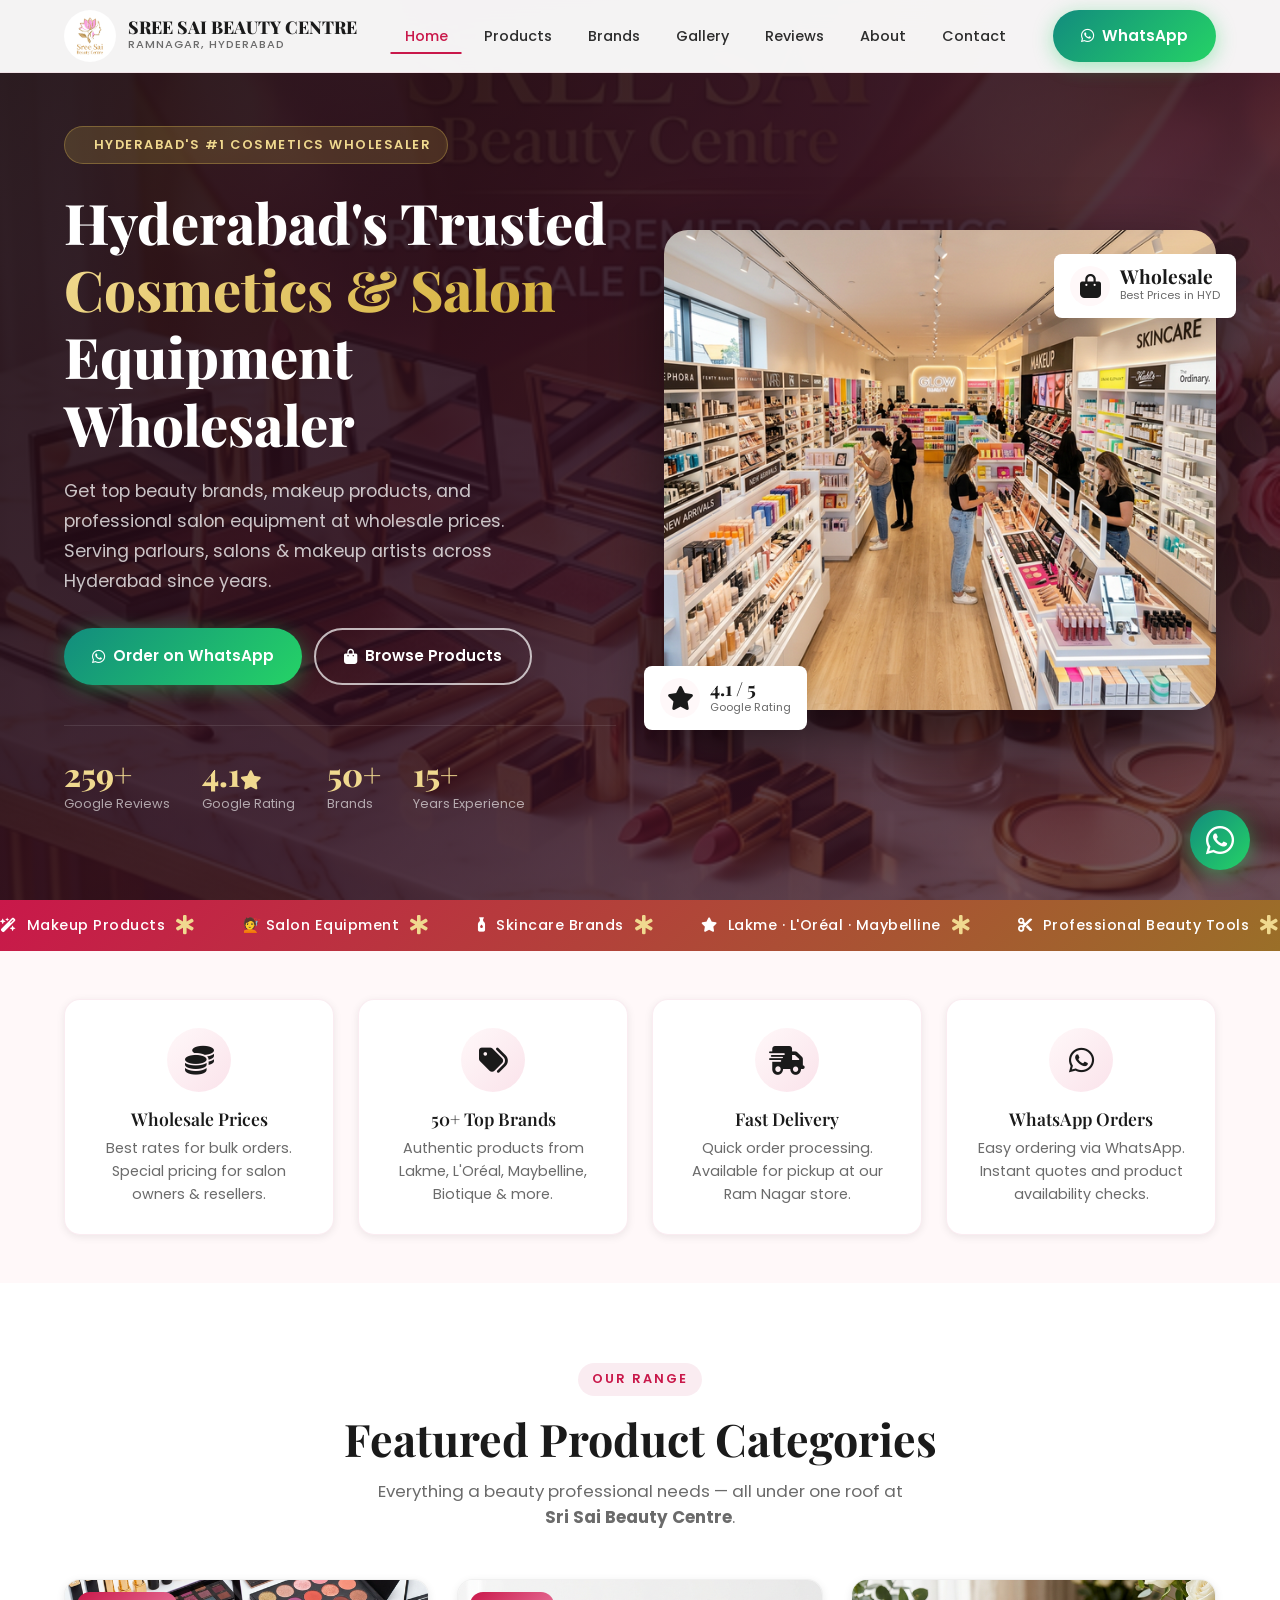
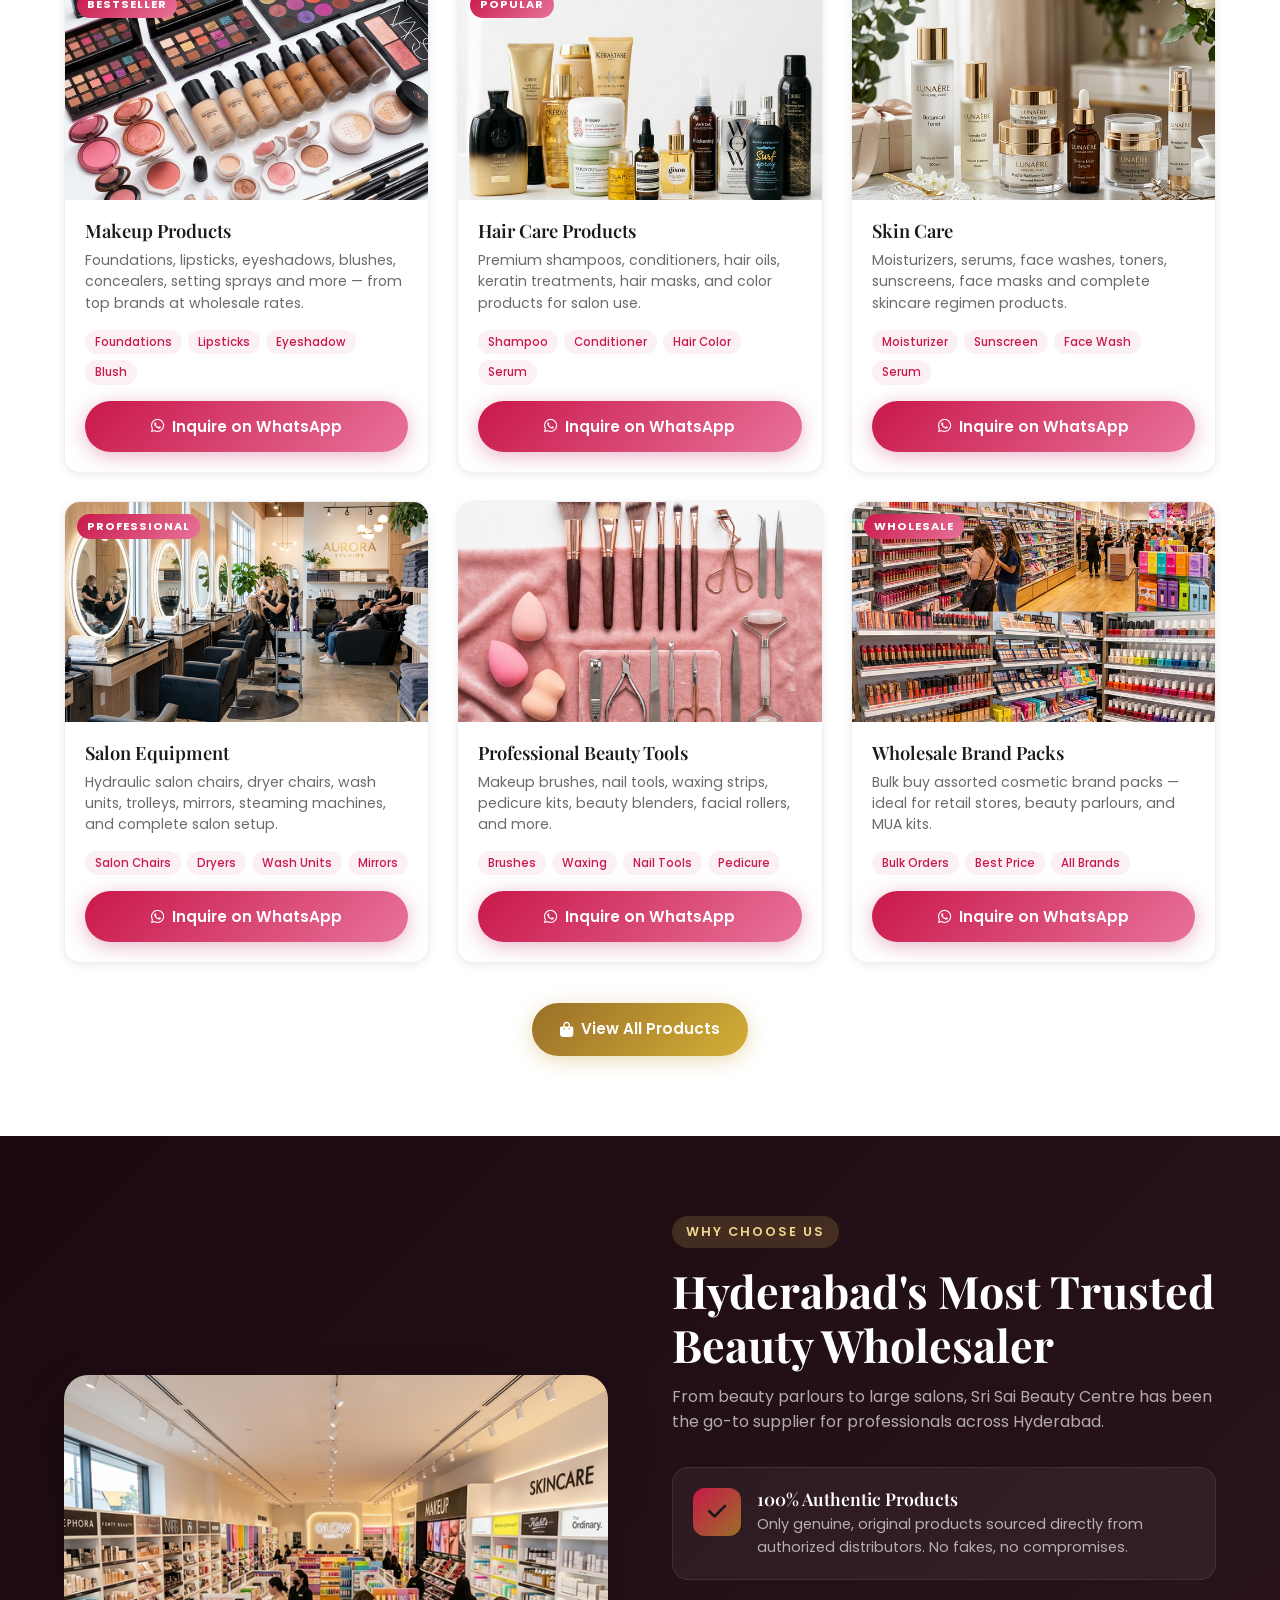
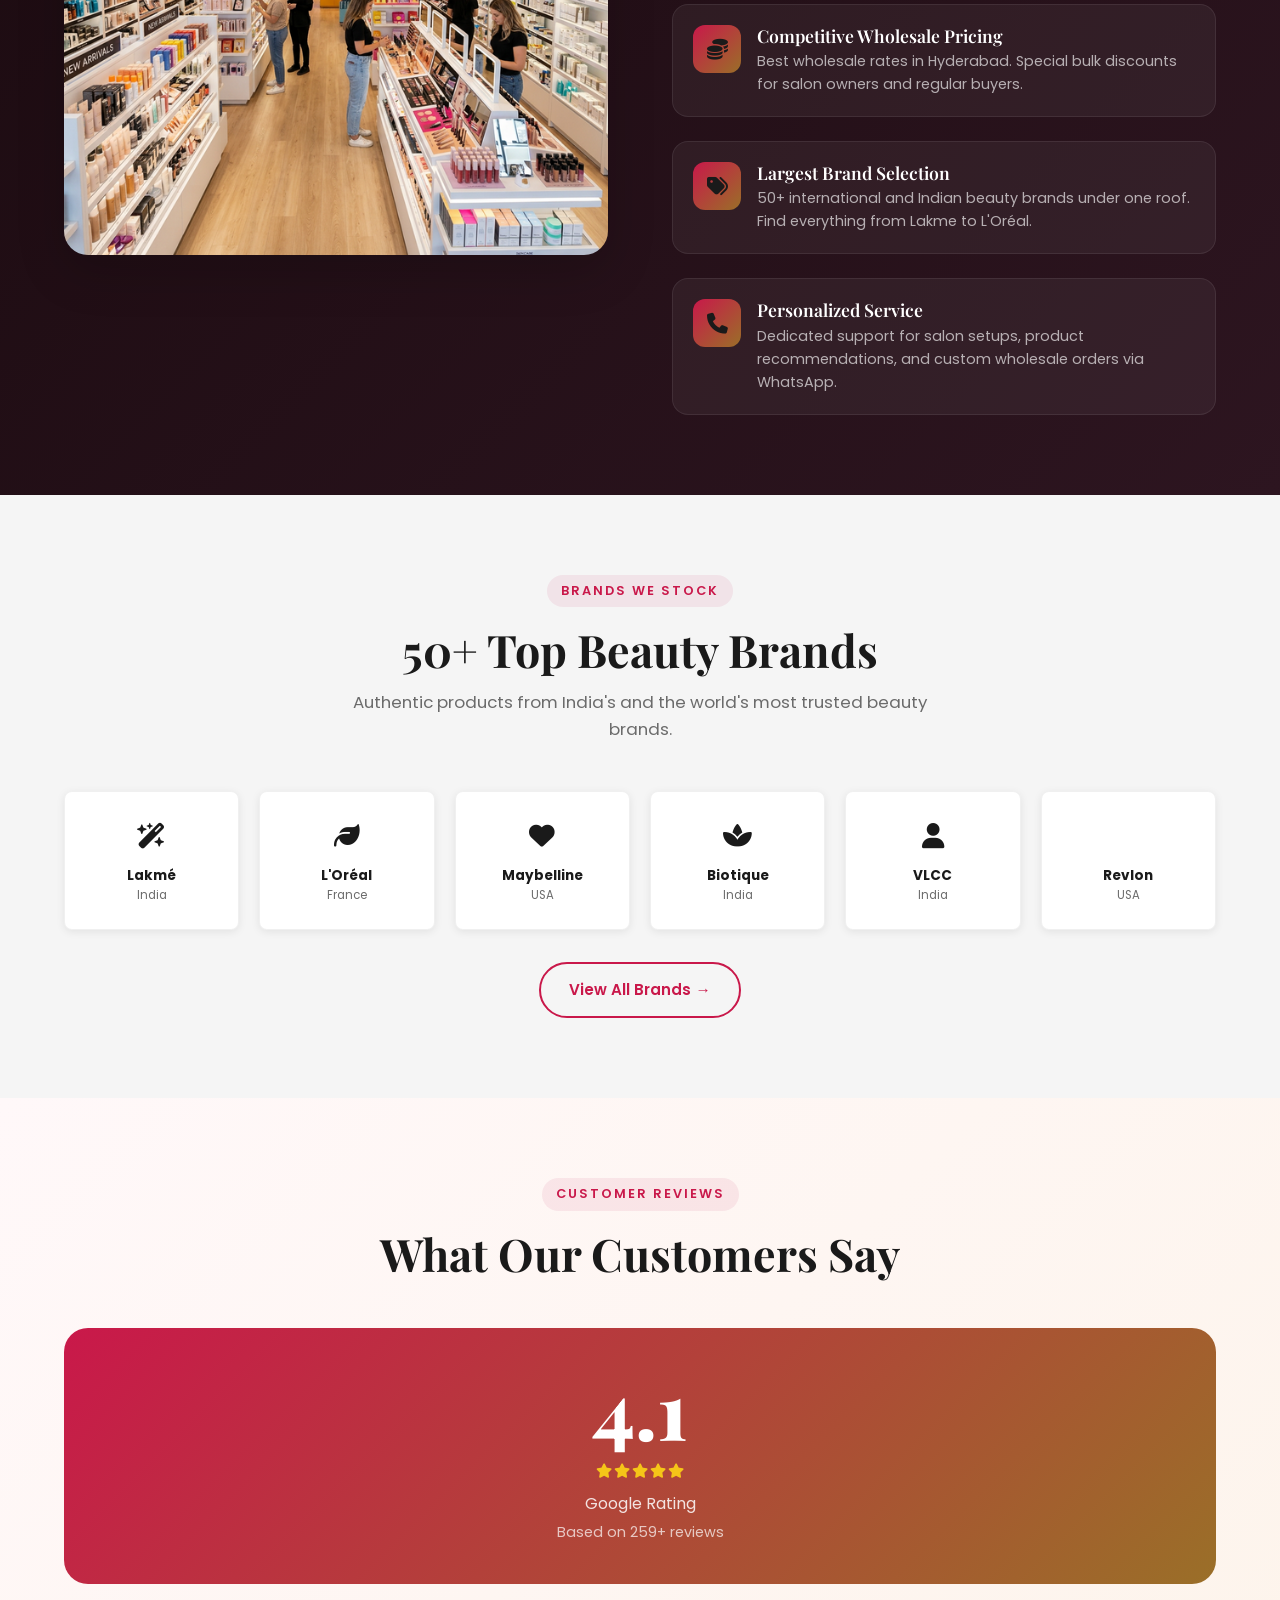
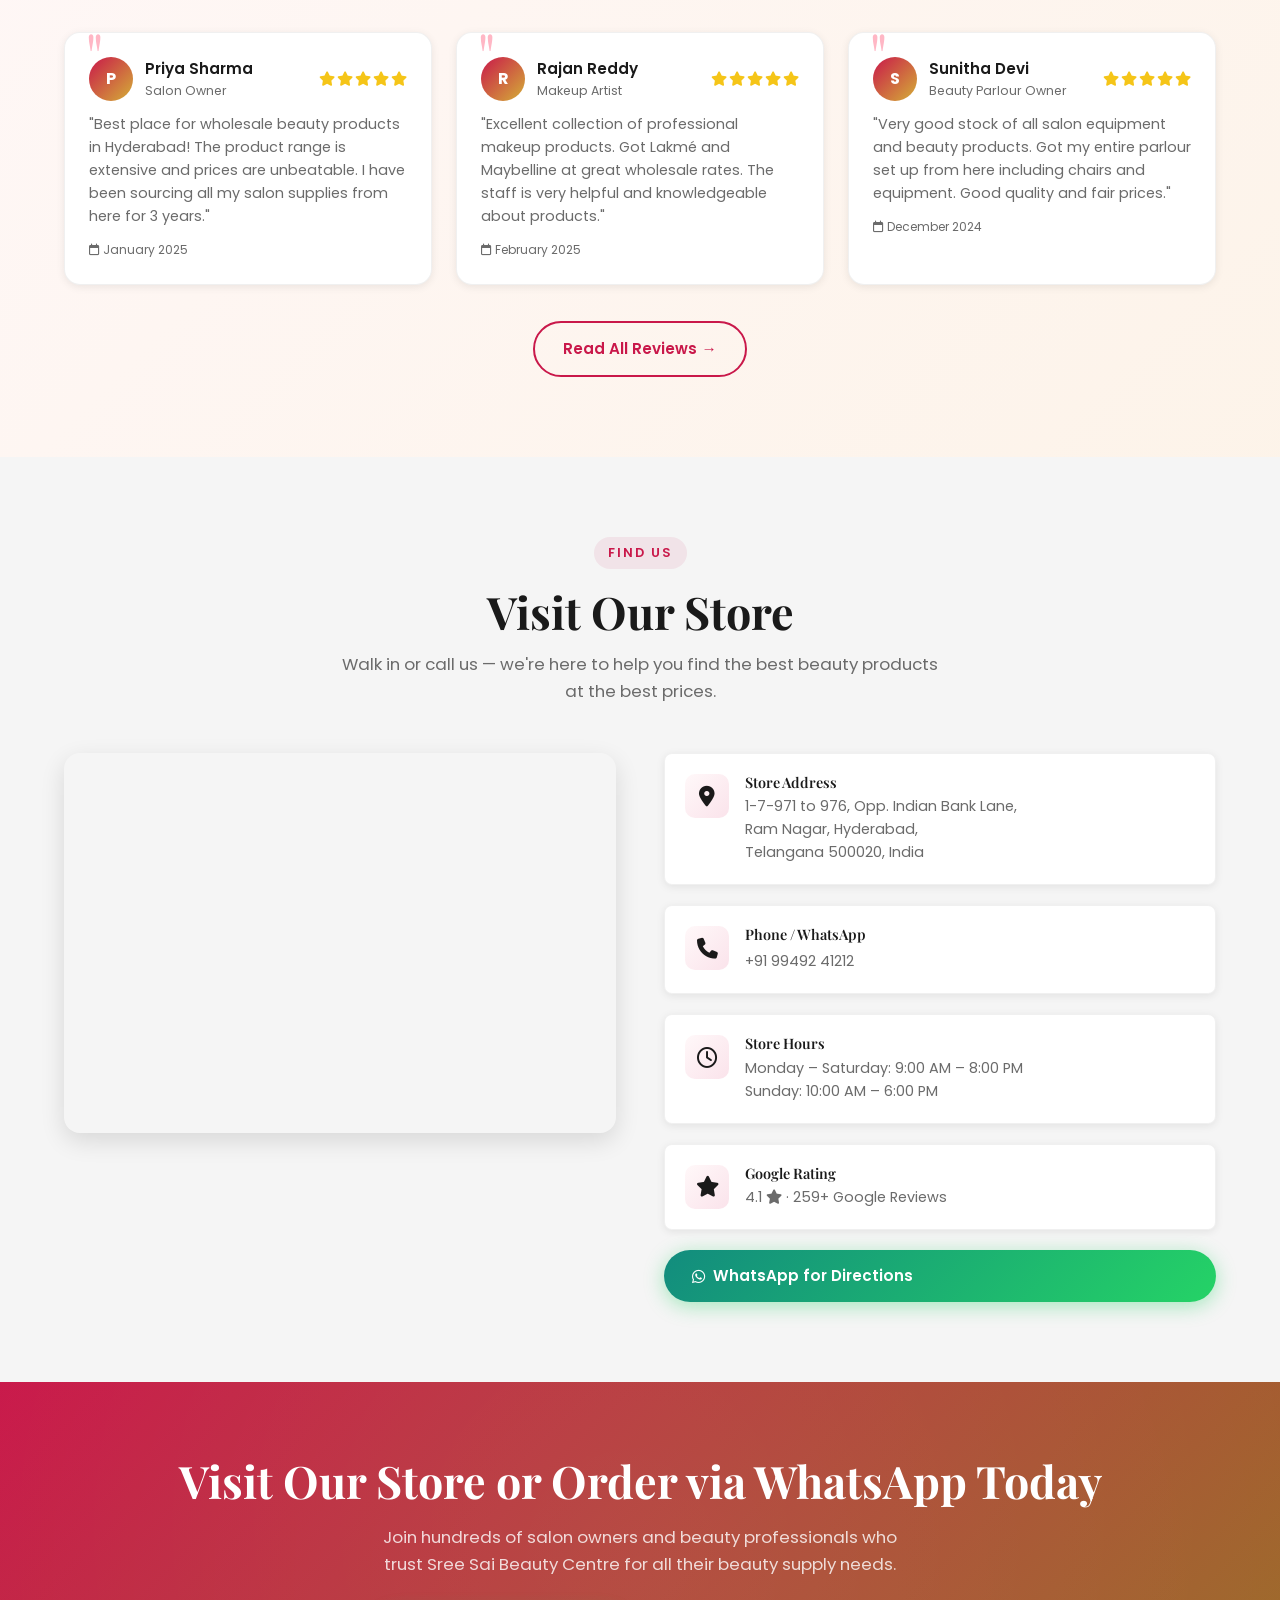
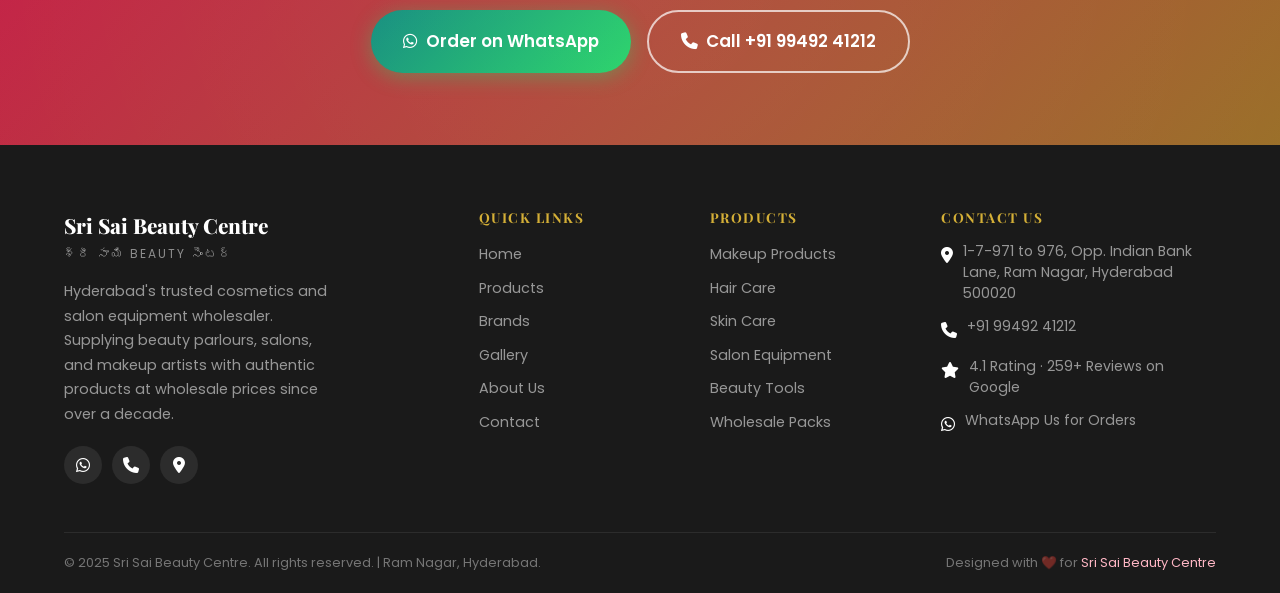
<file: index.html>
<!doctype html>
<html lang="en">
  <head>
    <meta charset="UTF-8" />
    <meta name="viewport" content="width=device-width, initial-scale=1.0" />
    <title>
      Sri Sai Beauty Centre – Cosmetics & Salon Equipment Wholesaler in
      Hyderabad
    </title>
    <meta
      name="description"
      content="Sri Sai Beauty Centre is Hyderabad's trusted cosmetics and salon equipment wholesaler. Get top beauty brands, makeup products, haircare, skincare and professional salon equipment at wholesale prices in Ram Nagar, Hyderabad."
    />
    <meta
      name="keywords"
      content="cosmetics wholesale Hyderabad, salon equipment Hyderabad, beauty products wholesaler, Sri Sai Beauty Centre, makeup supplier Hyderabad, Lakme wholesale, Ram Nagar cosmetics"
    />
    <meta name="author" content="Sri Sai Beauty Centre" />
    <meta
      property="og:title"
      content="Sri Sai Beauty Centre – Cosmetics Wholesaler Hyderabad"
    />
    <meta
      property="og:description"
      content="Top beauty brands, makeup, salon equipment at wholesale prices. Located in Ram Nagar, Hyderabad."
    />
    <meta property="og:type" content="website" />
    <link rel="stylesheet" href="css/style.css" />
    <link rel="icon" href="logo/ssbc_logo.jpg" />
    <link rel="stylesheet" href="https://cdnjs.cloudflare.com/ajax/libs/font-awesome/6.4.0/css/all.min.css" />
    <link href="https://unpkg.com/aos@2.3.1/dist/aos.css" rel="stylesheet" />
  </head>
  <body>
    <!-- ===================== NAVBAR ===================== -->
    <nav class="navbar" id="navbar" aria-label="Main navigation">
      <div class="container">
        <div class="nav-inner">
          <a
            href="https://sreesaibeautycentre.vercel.app"
            class="nav-logo"
            aria-label="Sri Sai Beauty Centre Home"
          >
            <img src="logo/ssbc_logo.jpg" alt="Sri Sai Beauty Centre Logo" class="logo-img" />
            <div class="nav-logo-text">
              <div class="logo-name">SREE SAI BEAUTY CENTRE</div>
              <div class="logo-tagline">Ramnagar, Hyderabad</div>
            </div>
          </a>

          <ul class="nav-links" role="list">
            <li><a href="https://sreesaibeautycentre.vercel.app" class="active">Home</a></li>
            <li><a href="products.html">Products</a></li>
            <li><a href="brands.html">Brands</a></li>
            <li><a href="gallery.html">Gallery</a></li>
            <li><a href="reviews.html">Reviews</a></li>
            <li><a href="about.html">About</a></li>
            <li><a href="contact.html">Contact</a></li>
          </ul>

          <div class="nav-cta">
            <a
              href="https://wa.me/919949241212?text=Hello%20Sree%20Sai%20Beauty%20Centre!%20I%20am%20interested%20in%20your%20products."
              class="btn btn-whatsapp"
              target="_blank"
              rel="noopener"
              id="nav-wa-btn"
              ><i class="fa-brands fa-whatsapp"></i> WhatsApp</a
            >
          </div>

          <button
            class="hamburger"
            id="hamburger"
            aria-label="Toggle mobile menu"
            aria-expanded="false"
          >
            <span></span><span></span><span></span>
          </button>
        </div>
      </div>
    </nav>

    <!-- Mobile Nav -->
    <div class="mobile-nav" id="mobileNav" role="navigation">
      <a href="index.html"><i class="fa-solid fa-house"></i> Home</a>
      <a href="products.html"><i class="fa-solid fa-bag-shopping"></i> Products</a>
      <a href="brands.html"><i class="fa-solid fa-tags"></i> Brands</a>
      <a href="gallery.html"><i class="fa-solid fa-camera"></i> Gallery</a>
      <a href="reviews.html"><i class="fa-solid fa-star"></i> Reviews</a>
      <a href="about.html"><i class="fa-solid fa-circle-info"></i> About Us</a>
      <a href="contact.html"><i class="fa-solid fa-phone"></i> Contact</a>
      <div class="mobile-nav-cta">
        <a
          href="tel:+919949241212"
          class="btn btn-outline"
          style="width: 100%; justify-content: center"
          ><i class="fa-solid fa-phone"></i> Call Now</a
        >
        <a
          href="https://wa.me/919949241212"
          class="btn btn-whatsapp"
          style="width: 100%; justify-content: center"
          target="_blank"
          ><i class="fa-brands fa-whatsapp"></i> WhatsApp Us</a
        >
      </div>
    </div>

    <!-- ===================== HERO ===================== -->
    <section class="hero" id="home" aria-label="Hero section">
      <img
        src="images/hero_banner.png"
        alt="Sri Sai Beauty Centre – Cosmetics and Beauty Products"
        class="hero-bg-img"
      />
      <div class="hero-overlay"></div>

      <div class="hero-content">
        <div class="container">
          <div class="hero-grid">
            <div class="hero-text">
              <div class="hero-badge" data-aos="fade-up">
                <i class="fa-solid fa-sparkles"></i> &nbsp;Hyderabad's #1 Cosmetics Wholesaler
              </div>
              <h1 class="hero-title" data-aos="fade-up" data-aos-delay="100">
                Hyderabad's Trusted<br />
                <span class="gradient-text">Cosmetics & Salon</span><br />
                Equipment Wholesaler
              </h1>
              <p class="hero-subtitle" data-aos="fade-up" data-aos-delay="200">
                Get top beauty brands, makeup products, and professional salon
                equipment at wholesale prices. Serving parlours, salons &amp;
                makeup artists across Hyderabad since years.
              </p>

              <div class="hero-actions" data-aos="fade-up" data-aos-delay="200">
                <a
                  href="https://wa.me/919949241212?text=Hello!%20I%20want%20to%20place%20a%20wholesale%20order."
                  class="btn btn-whatsapp"
                  target="_blank"
                  rel="noopener"
                  id="hero-wa-btn"
                >
                  <i class="fa-brands fa-whatsapp"></i> Order on WhatsApp
                </a>
                <a href="products.html" class="btn btn-outline-white">
                  <i class="fa-solid fa-bag-shopping"></i> Browse Products
                </a>
              </div>

              <div class="hero-stats" data-aos="fade-up" data-aos-delay="300">
                <div class="hero-stat">
                  <div class="hero-stat-num">
                    <span data-count="259">0</span>+
                  </div>
                  <div class="hero-stat-label">Google Reviews</div>
                </div>
                <div class="hero-stat">
                  <div class="hero-stat-num">
                    4.1<span style="font-size: 1.2rem"><i class="fa-solid fa-star"></i></span>
                  </div>
                  <div class="hero-stat-label">Google Rating</div>
                </div>
                <div class="hero-stat">
                  <div class="hero-stat-num">50+</div>
                  <div class="hero-stat-label">Brands</div>
                </div>
                <div class="hero-stat">
                  <div class="hero-stat-num">15+</div>
                  <div class="hero-stat-label">Years Experience</div>
                </div>
              </div>
            </div>

            <div class="hero-image-wrap">
              <div class="hero-img-main">
                <img
                  src="images/store_interior.png"
                  alt="Sri Sai Beauty Centre store"
                  loading="lazy"
                />
              </div>
              <div class="hero-badge-float rating">
                <div class="badge-icon"><i class="fa-solid fa-star"></i></div>
                <div>
                  <div class="badge-num">4.1 / 5</div>
                  <div class="badge-text">Google Rating</div>
                </div>
              </div>
              <div class="hero-badge-float orders">
                <div class="badge-icon"><i class="fa-solid fa-bag-shopping"></i></div>
                <div>
                  <div class="badge-num">Wholesale</div>
                  <div class="badge-text">Best Prices in HYD</div>
                </div>
              </div>
            </div>
          </div>
        </div>
      </div>
    </section>

    <!-- ===================== TICKER ===================== -->
    <div class="ticker-strip" aria-hidden="true">
      <div class="ticker-content">
        <span><i class="fa-solid fa-wand-magic-sparkles"></i> Makeup Products <span class="dot"><i class="fa-solid fa-star-of-life"></i></span></span>
        <span>💇 Salon Equipment <span class="dot"><i class="fa-solid fa-star-of-life"></i></span></span>
        <span><i class="fa-solid fa-bottle-droplet"></i> Skincare Brands <span class="dot"><i class="fa-solid fa-star-of-life"></i></span></span>
        <span><i class="fa-solid fa-star"></i> Lakme · L'Oréal · Maybelline <span class="dot"><i class="fa-solid fa-star-of-life"></i></span></span>
        <span><i class="fa-solid fa-scissors"></i> Professional Beauty Tools <span class="dot"><i class="fa-solid fa-star-of-life"></i></span></span>
        <span><i class="fa-solid fa-hand-sparkles"></i> Nail Care Products <span class="dot"><i class="fa-solid fa-star-of-life"></i></span></span>
        <span><i class="fa-solid fa-shop"></i> Wholesale Prices <span class="dot"><i class="fa-solid fa-star-of-life"></i></span></span>
        <span><i class="fa-solid fa-location-dot"></i> Ram Nagar, Hyderabad <span class="dot"><i class="fa-solid fa-star-of-life"></i></span></span>
        <span><i class="fa-solid fa-phone"></i> +91 99492 41212 <span class="dot"><i class="fa-solid fa-star-of-life"></i></span></span>
      </div>
    </div>

    <!-- ===================== FEATURES STRIP ===================== -->
    <section
      class="section-sm features-strip"
      aria-labelledby="features-heading"
    >
      <div class="container">
        <div class="features-grid">
          <div class="feature-card" data-aos="fade-up">
            <div class="feature-icon"><i class="fa-solid fa-coins"></i></div>
            <h4>Wholesale Prices</h4>
            <p>
              Best rates for bulk orders. Special pricing for salon owners &
              resellers.
            </p>
          </div>
          <div class="feature-card" data-aos="fade-up" data-aos-delay="100">
            <div class="feature-icon"><i class="fa-solid fa-tags"></i></div>
            <h4>50+ Top Brands</h4>
            <p>
              Authentic products from Lakme, L'Oréal, Maybelline, Biotique &
              more.
            </p>
          </div>
          <div class="feature-card" data-aos="fade-up" data-aos-delay="200">
            <div class="feature-icon"><i class="fa-solid fa-truck-fast"></i></div>
            <h4>Fast Delivery</h4>
            <p>
              Quick order processing. Available for pickup at our Ram Nagar
              store.
            </p>
          </div>
          <div class="feature-card" data-aos="fade-up" data-aos-delay="300">
            <div class="feature-icon"><i class="fa-brands fa-whatsapp"></i></div>
            <h4>WhatsApp Orders</h4>
            <p>
              Easy ordering via WhatsApp. Instant quotes and product
              availability checks.
            </p>
          </div>
        </div>
      </div>
    </section>

    <!-- ===================== PRODUCTS SECTION ===================== -->
    <section
      class="section products-bg"
      id="products"
      aria-labelledby="products-heading"
    >
      <div class="container">
        <div class="section-header text-center">
          <span class="section-label">Our Range</span>
          <h2 id="products-heading">Featured Product Categories</h2>
          <p style="text-align: center;">
            Everything a beauty professional needs — all under one roof at<br />
            <span style="font-weight: bold;">Sri Sai Beauty Centre</span>.
          </p>
        </div>

        <div class="products-grid">
          <!-- Card 1 -->
          <div class="product-card" data-aos="fade-up">
            <div class="product-img">
              <img
                src="images/makeup_products.png"
                alt="Makeup Products wholesale Hyderabad"
                loading="lazy"
              />
              <span class="product-category-badge">Bestseller</span>
            </div>
            <div class="product-body">
              <h3>Makeup Products</h3>
              <p>
                Foundations, lipsticks, eyeshadows, blushes, concealers, setting
                sprays and more — from top brands at wholesale rates.
              </p>
              <div class="product-tags">
                <span class="product-tag">Foundations</span>
                <span class="product-tag">Lipsticks</span>
                <span class="product-tag">Eyeshadow</span>
                <span class="product-tag">Blush</span>
              </div>
              <button
                class="btn btn-primary"
                data-wa-product="Makeup Products"
                id="inquiry-makeup"
                style="width: 100%; justify-content: center"
              >
                <i class="fa-brands fa-whatsapp"></i> Inquire on WhatsApp
              </button>
            </div>
          </div>

          <!-- Card 2 -->
          <div class="product-card" data-aos="fade-up" data-aos-delay="100">
            <div class="product-img">
              <img
                src="images/haircare_products.png"
                alt="Hair care products wholesale"
                loading="lazy"
              />
              <span class="product-category-badge">Popular</span>
            </div>
            <div class="product-body">
              <h3>Hair Care Products</h3>
              <p>
                Premium shampoos, conditioners, hair oils, keratin treatments,
                hair masks, and color products for salon use.
              </p>
              <div class="product-tags">
                <span class="product-tag">Shampoo</span>
                <span class="product-tag">Conditioner</span>
                <span class="product-tag">Hair Color</span>
                <span class="product-tag">Serum</span>
              </div>
              <button
                class="btn btn-primary"
                data-wa-product="Hair Care Products"
                id="inquiry-haircare"
                style="width: 100%; justify-content: center"
              >
                <i class="fa-brands fa-whatsapp"></i> Inquire on WhatsApp
              </button>
            </div>
          </div>

          <!-- Card 3 -->
          <div class="product-card" data-aos="fade-up" data-aos-delay="200">
            <div class="product-img">
              <img
                src="images/skincare_products.png"
                alt="Skin care products wholesale"
                loading="lazy"
              />
            </div>
            <div class="product-body">
              <h3>Skin Care</h3>
              <p>
                Moisturizers, serums, face washes, toners, sunscreens, face
                masks and complete skincare regimen products.
              </p>
              <div class="product-tags">
                <span class="product-tag">Moisturizer</span>
                <span class="product-tag">Sunscreen</span>
                <span class="product-tag">Face Wash</span>
                <span class="product-tag">Serum</span>
              </div>
              <button
                class="btn btn-primary"
                data-wa-product="Skin Care Products"
                id="inquiry-skincare"
                style="width: 100%; justify-content: center"
              >
                <i class="fa-brands fa-whatsapp"></i> Inquire on WhatsApp
              </button>
            </div>
          </div>

          <!-- Card 4 -->
          <div class="product-card" data-aos="fade-up">
            <div class="product-img">
              <img
                src="images/salon_equipment.png"
                alt="Salon equipment wholesale Hyderabad"
                loading="lazy"
              />
              <span class="product-category-badge">Professional</span>
            </div>
            <div class="product-body">
              <h3>Salon Equipment</h3>
              <p>
                Hydraulic salon chairs, dryer chairs, wash units, trolleys,
                mirrors, steaming machines, and complete salon setup.
              </p>
              <div class="product-tags">
                <span class="product-tag">Salon Chairs</span>
                <span class="product-tag">Dryers</span>
                <span class="product-tag">Wash Units</span>
                <span class="product-tag">Mirrors</span>
              </div>
              <button
                class="btn btn-primary"
                data-wa-product="Salon Equipment"
                id="inquiry-salon"
                style="width: 100%; justify-content: center"
              >
                <i class="fa-brands fa-whatsapp"></i> Inquire on WhatsApp
              </button>
            </div>
          </div>

          <!-- Card 5 -->
          <div class="product-card" data-aos="fade-up" data-aos-delay="100">
            <div class="product-img">
              <img
                src="images/beauty_tools.png"
                alt="Professional beauty tools"
                loading="lazy"
              />
            </div>
            <div class="product-body">
              <h3>Professional Beauty Tools</h3>
              <p>
                Makeup brushes, nail tools, waxing strips, pedicure kits, beauty
                blenders, facial rollers, and more.
              </p>
              <div class="product-tags">
                <span class="product-tag">Brushes</span>
                <span class="product-tag">Waxing</span>
                <span class="product-tag">Nail Tools</span>
                <span class="product-tag">Pedicure</span>
              </div>
              <button
                class="btn btn-primary"
                data-wa-product="Professional Beauty Tools"
                id="inquiry-tools"
                style="width: 100%; justify-content: center"
              >
                <i class="fa-brands fa-whatsapp"></i> Inquire on WhatsApp
              </button>
            </div>
          </div>

          <!-- Card 6 -->
          <div class="product-card" data-aos="fade-up" data-aos-delay="200">
            <div class="product-img">
              <img
                src="images/gallery_products.png"
                alt="Wholesale cosmetic brands display"
                loading="lazy"
              />
              <span class="product-category-badge">Wholesale</span>
            </div>
            <div class="product-body">
              <h3>Wholesale Brand Packs</h3>
              <p>
                Bulk buy assorted cosmetic brand packs — ideal for retail
                stores, beauty parlours, and MUA kits.
              </p>
              <div class="product-tags">
                <span class="product-tag">Bulk Orders</span>
                <span class="product-tag">Best Price</span>
                <span class="product-tag">All Brands</span>
              </div>
              <button
                class="btn btn-primary"
                data-wa-product="Wholesale Brand Packs"
                id="inquiry-wholesale"
                style="width: 100%; justify-content: center"
              >
                <i class="fa-brands fa-whatsapp"></i> Inquire on WhatsApp
              </button>
            </div>
          </div>
        </div>

        <div class="text-center" style="margin-top: 40px">
          <a href="products.html" class="btn btn-gold"><i class="fa-solid fa-bag-shopping"></i> View All Products</a>
        </div>
      </div>
    </section>

    <!-- ===================== WHY CHOOSE US ===================== -->
    <section class="section why-bg" id="why" aria-labelledby="why-heading">
      <div class="container">
        <div class="why-grid">
          <div class="why-image" data-aos="fade-up">
            <img
              src="images/store_interior.png"
              alt="Sri Sai Beauty Centre store interior"
              loading="lazy"
            />
          </div>
          <div>
            <span
              class="section-label"
              style="
                background: rgba(201, 168, 76, 0.2);
                color: var(--gold-light);
              "
              >Why Choose Us</span
            >
            <h2 class="text-white" id="why-heading">
              Hyderabad's Most Trusted Beauty Wholesaler
            </h2>
            <p style="color: rgba(255, 255, 255, 0.65); margin: 12px 0 24px">
              From beauty parlours to large salons, Sri Sai Beauty Centre has
              been the go-to supplier for professionals across Hyderabad.
            </p>

            <div class="why-points">
              <div class="why-point" data-aos="fade-up">
                <div class="why-point-icon"><i class="fa-solid fa-check"></i></div>
                <div>
                  <h4>100% Authentic Products</h4>
                  <p>
                    Only genuine, original products sourced directly from
                    authorized distributors. No fakes, no compromises.
                  </p>
                </div>
              </div>
              <div class="why-point" data-aos="fade-up" data-aos-delay="100">
                <div class="why-point-icon"><i class="fa-solid fa-coins"></i></div>
                <div>
                  <h4>Competitive Wholesale Pricing</h4>
                  <p>
                    Best wholesale rates in Hyderabad. Special bulk discounts
                    for salon owners and regular buyers.
                  </p>
                </div>
              </div>
              <div class="why-point" data-aos="fade-up" data-aos-delay="200">
                <div class="why-point-icon"><i class="fa-solid fa-tags"></i></div>
                <div>
                  <h4>Largest Brand Selection</h4>
                  <p>
                    50+ international and Indian beauty brands under one roof.
                    Find everything from Lakme to L'Oréal.
                  </p>
                </div>
              </div>
              <div class="why-point" data-aos="fade-up" data-aos-delay="300">
                <div class="why-point-icon"><i class="fa-solid fa-phone"></i></div>
                <div>
                  <h4>Personalized Service</h4>
                  <p>
                    Dedicated support for salon setups, product recommendations,
                    and custom wholesale orders via WhatsApp.
                  </p>
                </div>
              </div>
            </div>
          </div>
        </div>
      </div>
    </section>

    <!-- ===================== BRANDS STRIP ===================== -->
    <section
      class="section brands-bg"
      id="brands"
      aria-labelledby="brands-heading"
    >
      <div class="container">
        <div class="section-header text-center">
          <span class="section-label">Brands We Stock</span>
          <h2 id="brands-heading">50+ Top Beauty Brands</h2>
          <p>
            Authentic products from India's and the world's most trusted beauty
            brands.
          </p>
        </div>
        <div class="brands-grid">
          <div class="brand-card" data-aos="fade-up">
            <div class="brand-logo"><i class="fa-solid fa-wand-magic-sparkles"></i></div>
            <div class="brand-name">Lakmé</div>
            <div class="brand-origin">India</div>
          </div>
          <div class="brand-card" data-aos="fade-up" data-aos-delay="100">
            <div class="brand-logo"><i class="fa-solid fa-leaf"></i></div>
            <div class="brand-name">L'Oréal</div>
            <div class="brand-origin">France</div>
          </div>
          <div class="brand-card" data-aos="fade-up" data-aos-delay="200">
            <div class="brand-logo"><i class="fa-solid fa-heart"></i></div>
            <div class="brand-name">Maybelline</div>
            <div class="brand-origin">USA</div>
          </div>
          <div class="brand-card" data-aos="fade-up">
            <div class="brand-logo"><i class="fa-solid fa-spa"></i></div>
            <div class="brand-name">Biotique</div>
            <div class="brand-origin">India</div>
          </div>
          <div class="brand-card" data-aos="fade-up" data-aos-delay="100">
            <div class="brand-logo"><i class="fa-solid fa-user"></i></div>
            <div class="brand-name">VLCC</div>
            <div class="brand-origin">India</div>
          </div>
          <div class="brand-card" data-aos="fade-up" data-aos-delay="200">
            <div class="brand-logo"><i class="fa-solid fa-sparkles"></i></div>
            <div class="brand-name">Revlon</div>
            <div class="brand-origin">USA</div>
          </div>
        </div>
        <div class="text-center" style="margin-top: 32px">
          <a href="brands.html" class="btn btn-outline">View All Brands →</a>
        </div>
      </div>
    </section>

    <!-- ===================== REVIEWS ===================== -->
    <section
      class="section reviews-bg"
      id="reviews"
      aria-labelledby="reviews-heading"
    >
      <div class="container">
        <div class="section-header text-center">
          <span class="section-label">Customer Reviews</span>
          <h2 id="reviews-heading">What Our Customers Say</h2>
        </div>

        <div class="rating-hero">
          <div class="rating-num">4.1</div>
          <div
            class="stars"
            style="
              justify-content: center;
              font-size: 1.5rem;
              margin: 12px 0 8px;
            "
          >
            <span><i class="fa-solid fa-star"></i></span><span><i class="fa-solid fa-star"></i></span><span><i class="fa-solid fa-star"></i></span><span><i class="fa-solid fa-star"></i></span
            ><span><i class="fa-solid fa-star"></i></span>
          </div>
          <div class="rating-label">Google Rating</div>
          <div class="rating-count">Based on 259+ reviews</div>
        </div>

        <div class="reviews-grid">
          <div class="review-card" data-aos="fade-up">
            <div class="reviewer-info">
              <div class="reviewer-avatar">P</div>
              <div>
                <div class="reviewer-name">Priya Sharma</div>
                <div class="reviewer-type">Salon Owner</div>
              </div>
              <div class="stars" style="margin-left: auto">
                <span><i class="fa-solid fa-star"></i></span><span><i class="fa-solid fa-star"></i></span><span><i class="fa-solid fa-star"></i></span><span><i class="fa-solid fa-star"></i></span
                ><span><i class="fa-solid fa-star"></i></span>
              </div>
            </div>
            <p class="review-text">
              "Best place for wholesale beauty products in Hyderabad! The
              product range is extensive and prices are unbeatable. I have been
              sourcing all my salon supplies from here for 3 years."
            </p>
            <div class="review-date"><i class="fa-regular fa-calendar"></i> January 2025</div>
          </div>

          <div class="review-card" data-aos="fade-up" data-aos-delay="100">
            <div class="reviewer-info">
              <div class="reviewer-avatar">R</div>
              <div>
                <div class="reviewer-name">Rajan Reddy</div>
                <div class="reviewer-type">Makeup Artist</div>
              </div>
              <div class="stars" style="margin-left: auto">
                <span><i class="fa-solid fa-star"></i></span><span><i class="fa-solid fa-star"></i></span><span><i class="fa-solid fa-star"></i></span><span><i class="fa-solid fa-star"></i></span
                ><span><i class="fa-solid fa-star"></i></span>
              </div>
            </div>
            <p class="review-text">
              "Excellent collection of professional makeup products. Got Lakmé
              and Maybelline at great wholesale rates. The staff is very helpful
              and knowledgeable about products."
            </p>
            <div class="review-date"><i class="fa-regular fa-calendar"></i> February 2025</div>
          </div>

          <div class="review-card" data-aos="fade-up" data-aos-delay="200">
            <div class="reviewer-info">
              <div class="reviewer-avatar">S</div>
              <div>
                <div class="reviewer-name">Sunitha Devi</div>
                <div class="reviewer-type">Beauty Parlour Owner</div>
              </div>
              <div class="stars" style="margin-left: auto">
                <span><i class="fa-solid fa-star"></i></span><span><i class="fa-solid fa-star"></i></span><span><i class="fa-solid fa-star"></i></span><span><i class="fa-solid fa-star"></i></span
                ><span><i class="fa-solid fa-star"></i></span>
              </div>
            </div>
            <p class="review-text">
              "Very good stock of all salon equipment and beauty products. Got
              my entire parlour set up from here including chairs and equipment.
              Good quality and fair prices."
            </p>
            <div class="review-date"><i class="fa-regular fa-calendar"></i> December 2024</div>
          </div>
        </div>

        <div class="text-center" style="margin-top: 36px">
          <a href="reviews.html" class="btn btn-outline">Read All Reviews →</a>
        </div>
      </div>
    </section>

    <!-- ===================== MAP / LOCATION ===================== -->
    <section
      class="section map-section"
      id="location"
      aria-labelledby="location-heading"
    >
      <div class="container">
        <div class="section-header text-center">
          <span class="section-label">Find Us</span>
          <h2 id="location-heading">Visit Our Store</h2>
          <p>
            Walk in or call us — we're here to help you find the best beauty
            products at the best prices.
          </p>
        </div>
        <div class="map-grid">
          <div class="map-embed" data-aos="fade-up">
            <iframe
              src="https://maps.google.com/maps?q=SREE+SAI+BEAUTY+CENTRE+1-7-971+Ram+Nagar+Hyderabad+Telangana+500020&output=embed&z=17"
              width="600"
              height="380"
              style="border: 0"
              allowfullscreen=""
              loading="lazy"
              referrerpolicy="no-referrer-when-downgrade"
              title="Sri Sai Beauty Centre location on Google Maps"
            ></iframe>
          </div>

          <div class="contact-details" data-aos="fade-up">
            <div class="contact-item">
              <div class="contact-icon"><i class="fa-solid fa-location-dot"></i></div>
              <div>
                <h4>Store Address</h4>
                <p>
                  1-7-971 to 976, Opp. Indian Bank Lane,<br />Ram Nagar,
                  Hyderabad,<br />Telangana 500020, India
                </p>
              </div>
            </div>
            <div class="contact-item">
              <div class="contact-icon"><i class="fa-solid fa-phone"></i></div>
              <div>
                <h4>Phone / WhatsApp</h4>
                <a href="tel:+919949241212">+91 99492 41212</a>
              </div>
            </div>
            <div class="contact-item">
              <div class="contact-icon"><i class="fa-regular fa-clock"></i></div>
              <div>
                <h4>Store Hours</h4>
                <p>
                  Monday – Saturday: 9:00 AM – 8:00 PM<br />Sunday: 10:00 AM –
                  6:00 PM
                </p>
              </div>
            </div>
            <div class="contact-item">
              <div class="contact-icon"><i class="fa-solid fa-star"></i></div>
              <div>
                <h4>Google Rating</h4>
                <p>4.1 <i class="fa-solid fa-star"></i> · 259+ Google Reviews</p>
              </div>
            </div>
            <a
              href="https://wa.me/919949241212?text=Hello!%20I%20want%20to%20visit%20your%20store%20in%20Ram%20Nagar."
              class="btn btn-whatsapp"
              target="_blank"
              rel="noopener"
              id="location-wa-btn"
              ><i class="fa-brands fa-whatsapp"></i> WhatsApp for Directions</a
            >
          </div>
        </div>
      </div>
    </section>

    <!-- ===================== CTA BANNER ===================== -->
    <section class="cta-banner" aria-labelledby="cta-heading">
      <div class="container">
        <h2 id="cta-heading">Visit Our Store or Order via WhatsApp Today</h2>
        <p>
          Join hundreds of salon owners and beauty professionals who trust Sree
          Sai Beauty Centre for all their beauty supply needs.
        </p>
        <div class="cta-actions">
          <a
            href="https://wa.me/919949241212?text=Hello!%20I%20want%20to%20place%20a%20wholesale%20order."
            class="btn btn-whatsapp"
            style="font-size: 1.05rem; padding: 16px 32px"
            target="_blank"
            rel="noopener"
            id="cta-wa-btn"
          >
            <i class="fa-brands fa-whatsapp"></i> Order on WhatsApp
          </a>
          <a
            href="tel:+919949241212"
            class="btn btn-outline-white"
            style="font-size: 1.05rem; padding: 16px 32px"
          >
            <i class="fa-solid fa-phone"></i> Call +91 99492 41212
          </a>
        </div>
      </div>
    </section>

    <!-- ===================== FOOTER ===================== -->
    <footer class="footer" aria-label="Site footer">
      <div class="container">
        <div class="footer-grid">
          <div class="footer-brand">
            <div class="logo-name">Sri Sai Beauty Centre</div>
            <div class="logo-tagline">శ్రీ సాయి Beauty సెంటర్</div>
            <p>
              Hyderabad's trusted cosmetics and salon equipment wholesaler.
              Supplying beauty parlours, salons, and makeup artists with
              authentic products at wholesale prices since over a decade.
            </p>
            <div class="footer-social">
              <a
                href="https://wa.me/919949241212"
                class="social-btn"
                target="_blank"
                title="WhatsApp"
                ><i class="fa-brands fa-whatsapp"></i></a
              >
              <a href="tel:+919949241212" class="social-btn" title="Call Us"
                ><i class="fa-solid fa-phone"></i></a
              >
              <a
                href="https://maps.google.com/?q=Sree+Sai+Beauty+Centre+Ram+Nagar+Hyderabad"
                class="social-btn"
                target="_blank"
                title="Google Maps"
                ><i class="fa-solid fa-location-dot"></i></a
              >
            </div>
          </div>

          <div class="footer-col">
            <h5>Quick Links</h5>
            <ul class="footer-links">
              <li><a href="index.html">Home</a></li>
              <li><a href="products.html">Products</a></li>
              <li><a href="brands.html">Brands</a></li>
              <li><a href="gallery.html">Gallery</a></li>
              <li><a href="about.html">About Us</a></li>
              <li><a href="contact.html">Contact</a></li>
            </ul>
          </div>

          <div class="footer-col">
            <h5>Products</h5>
            <ul class="footer-links">
              <li><a href="products.html#makeup">Makeup Products</a></li>
              <li><a href="products.html#haircare">Hair Care</a></li>
              <li><a href="products.html#skincare">Skin Care</a></li>
              <li><a href="products.html#salon">Salon Equipment</a></li>
              <li><a href="products.html#tools">Beauty Tools</a></li>
              <li><a href="products.html#wholesale">Wholesale Packs</a></li>
            </ul>
          </div>

          <div class="footer-col">
            <h5>Contact Us</h5>
            <ul class="footer-contact-list">
              <li class="footer-contact-item">
                <span><i class="fa-solid fa-location-dot"></i></span>
                <p>
                  1-7-971 to 976, Opp. Indian Bank Lane, Ram Nagar, Hyderabad
                  500020
                </p>
              </li>
              <li class="footer-contact-item">
                <span><i class="fa-solid fa-phone"></i></span>
                <a href="tel:+919949241212">+91 99492 41212</a>
              </li>
              <li class="footer-contact-item">
                <span><i class="fa-solid fa-star"></i></span>
                <p>4.1 Rating · 259+ Reviews on Google</p>
              </li>
              <li class="footer-contact-item">
                <span><i class="fa-brands fa-whatsapp"></i></span>
                <a href="https://wa.me/919949241212" target="_blank"
                  >WhatsApp Us for Orders</a
                >
              </li>
            </ul>
          </div>
        </div>

        <div class="footer-bottom">
          <p>
            © 2025 Sri Sai Beauty Centre. All rights reserved. | Ram Nagar,
            Hyderabad.
          </p>
          <p>Designed with ❤️ for <a href="#">Sri Sai Beauty Centre</a></p>
        </div>
      </div>
    </footer>

    <!-- ===================== FLOATING WHATSAPP ===================== -->
    <div class="whatsapp-float" id="waFloat">
      <span class="whatsapp-tooltip">Order on WhatsApp</span>
      <a
        href="https://wa.me/919949241212?text=Hello%20Sree%20Sai%20Beauty%20Centre!%20I%20am%20interested%20in%20your%20products."
        class="whatsapp-float-btn"
        target="_blank"
        rel="noopener"
        id="float-wa-btn"
        aria-label="Chat on WhatsApp"
      >
        <i class="fa-brands fa-whatsapp" style="font-size: 32px; color: white;"></i>
      </a>
    </div>

    <script src="https://unpkg.com/aos@2.3.1/dist/aos.js"></script>
    <script src="js/main.js"></script>
  </body>
</html>
</file>
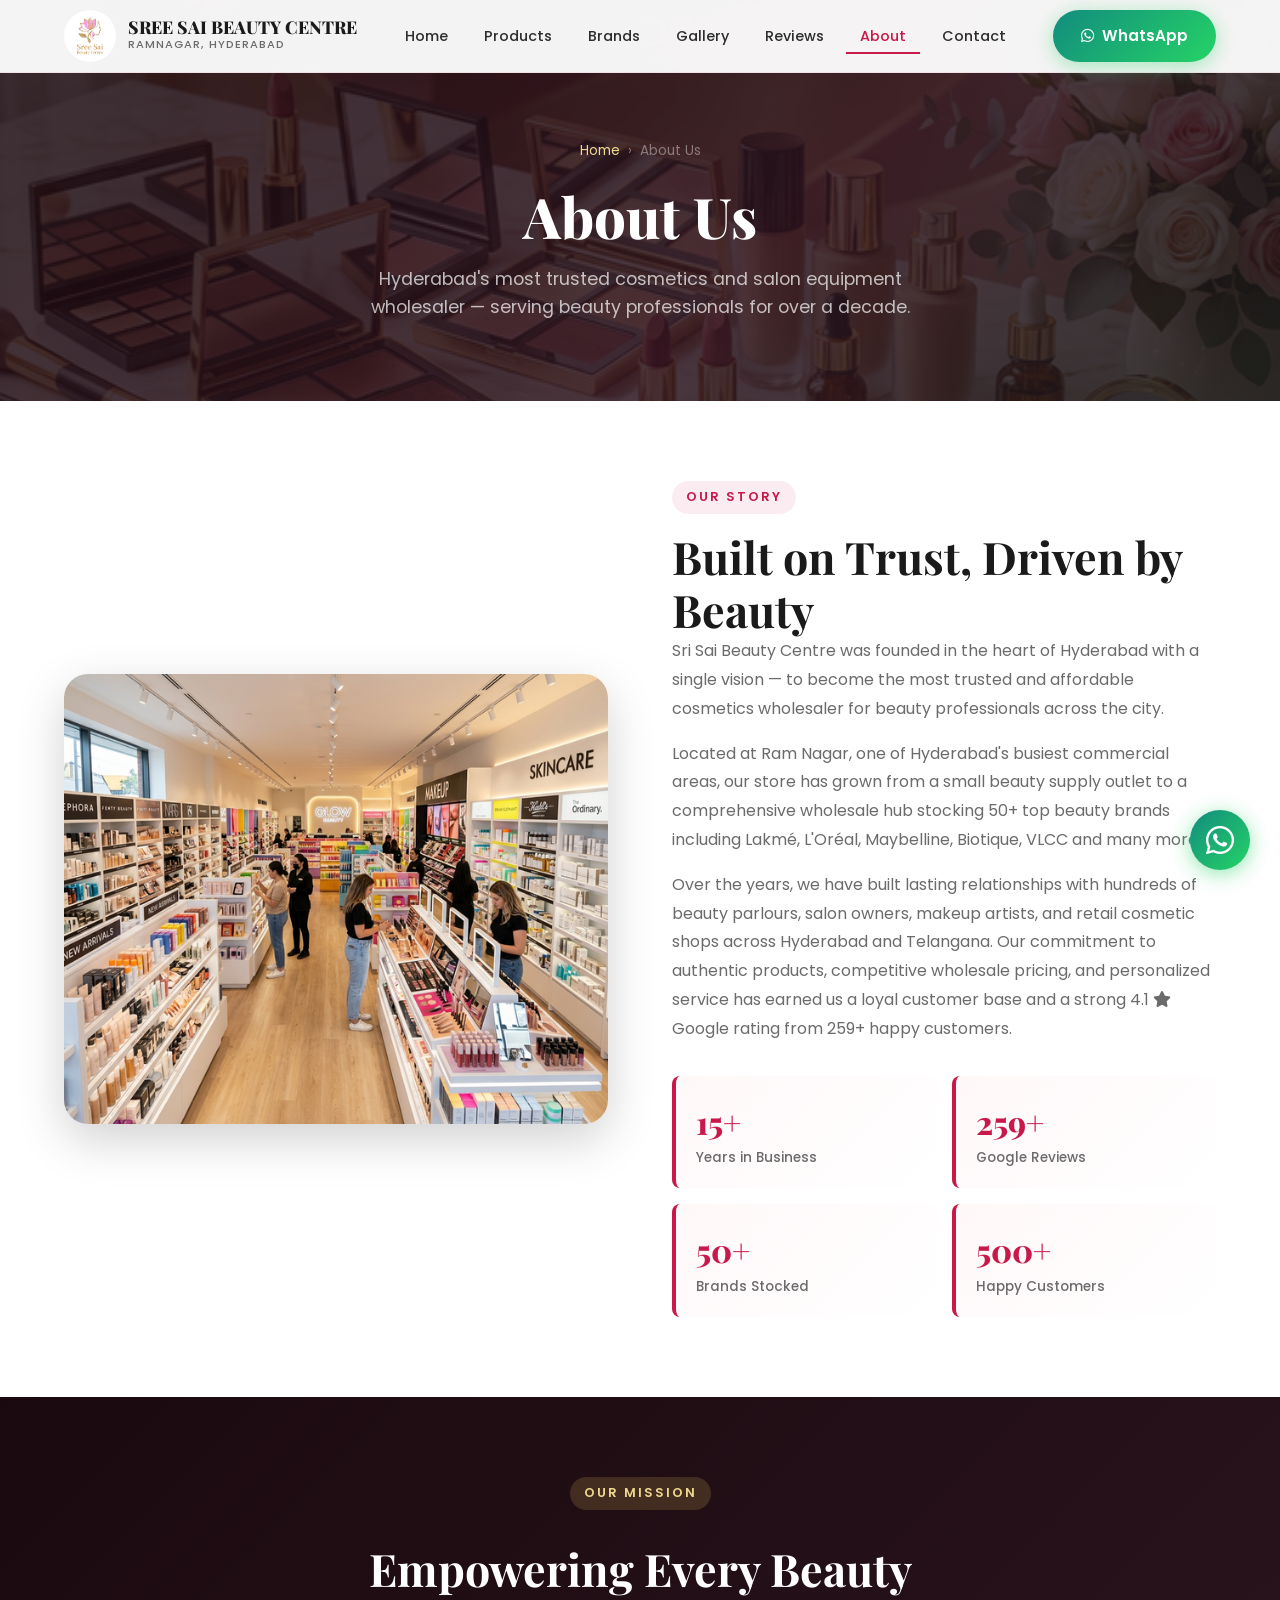
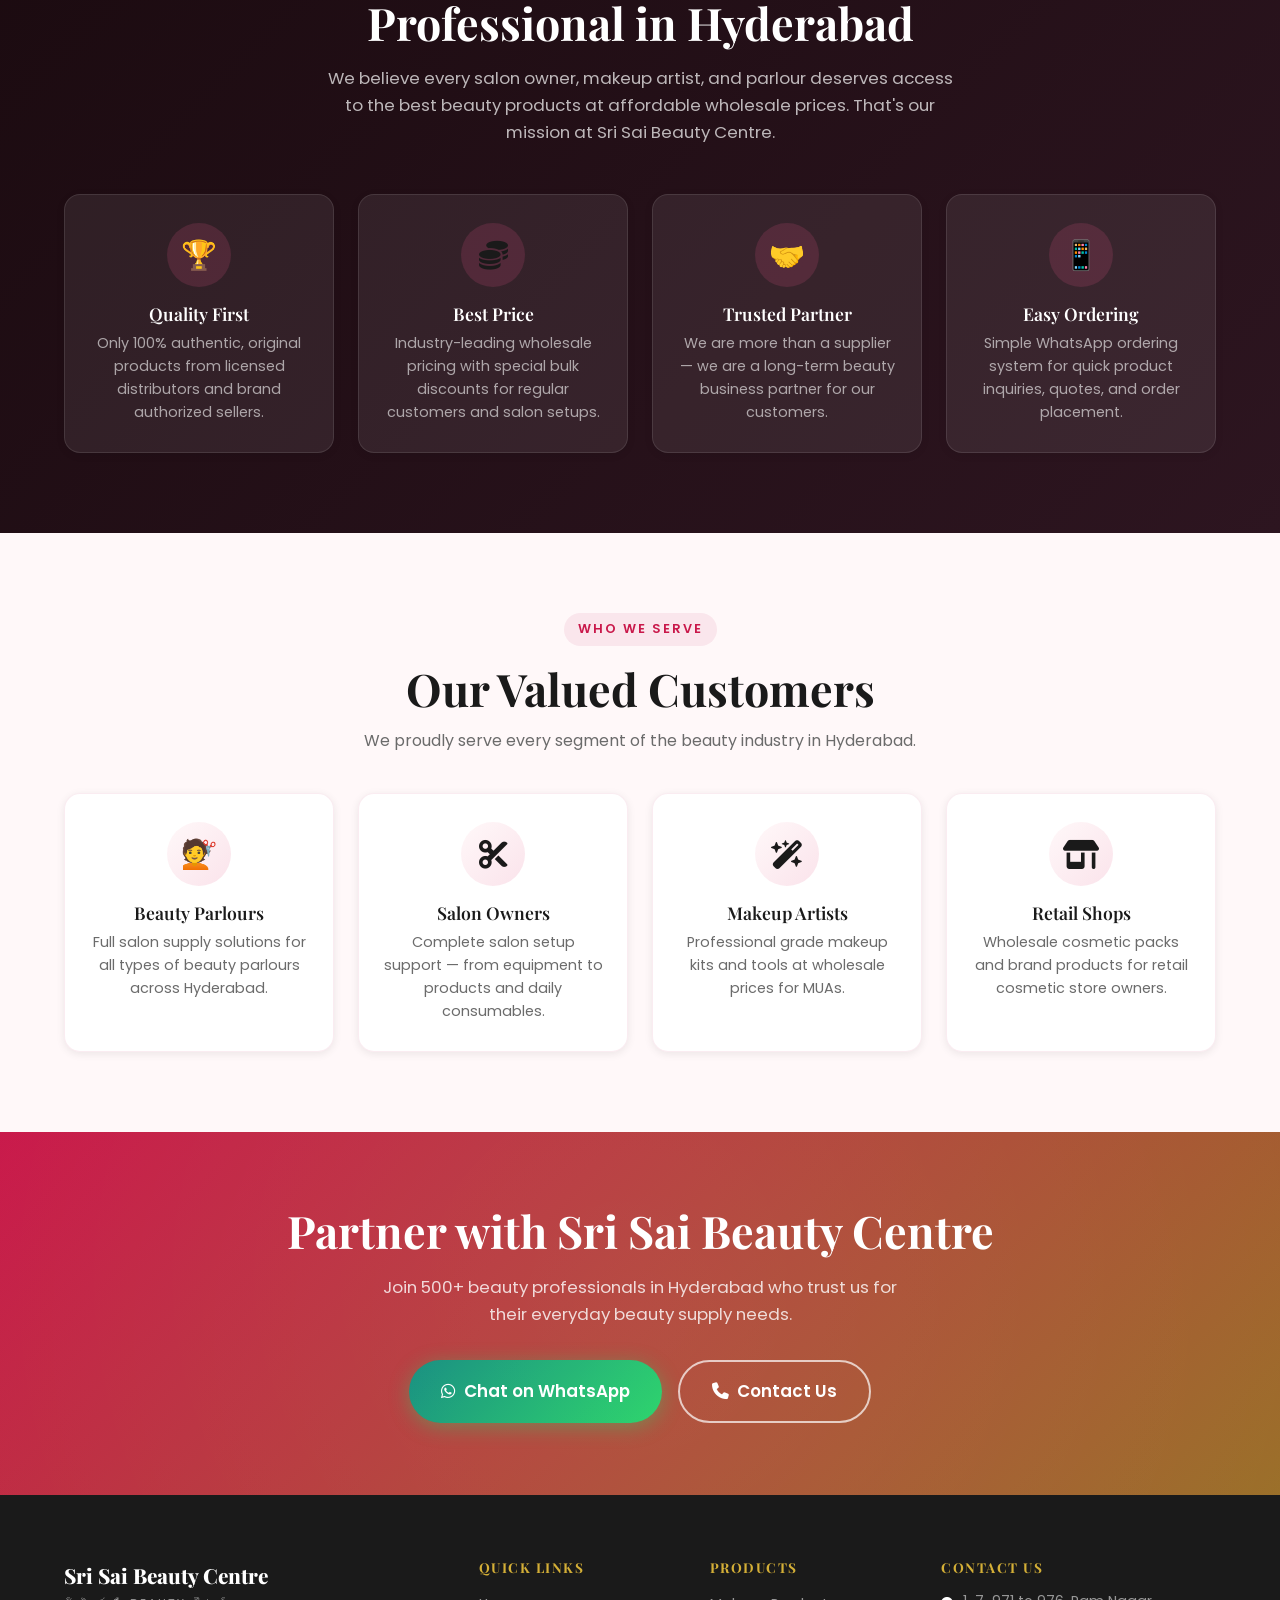
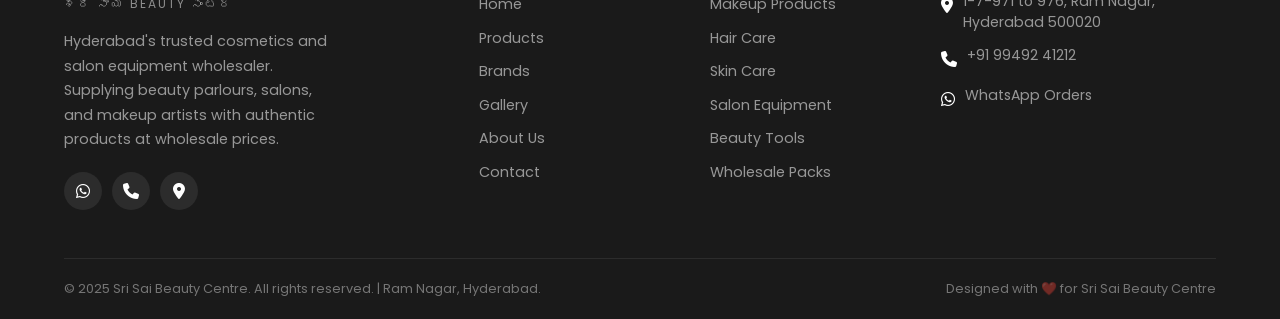
<file: about.html>
<!DOCTYPE html>
<html lang="en">
<head>
  <meta charset="UTF-8" />
  <meta name="viewport" content="width=device-width, initial-scale=1.0" />
  <title>About Us – Sri Sai Beauty Centre | Trusted Cosmetics Wholesaler Hyderabad</title>
  <meta name="description" content="Learn about Sri Sai Beauty Centre — Hyderabad's trusted cosmetics and salon equipment wholesaler in Ram Nagar. Serving beauty parlours and salon professionals for over a decade." />
  <link rel="stylesheet" href="css/style.css" />
  <link rel="icon" href="logo/ssbc_logo.jpg" />
  <link rel="stylesheet" href="https://cdnjs.cloudflare.com/ajax/libs/font-awesome/6.4.0/css/all.min.css" />
    <link href="https://unpkg.com/aos@2.3.1/dist/aos.css" rel="stylesheet" />
  </head>
<body>

<!-- NAVBAR -->
<nav class="navbar" id="navbar">
  <div class="container">
    <div class="nav-inner">
      <a href="https://sreesaibeautycentre.vercel.app" class="nav-logo">
        <img src="logo/ssbc_logo.jpg" alt="Sri Sai Beauty Centre Logo" class="logo-img" />
        <div class="nav-logo-text">
          <div class="logo-name">SREE SAI BEAUTY CENTRE</div>
          <div class="logo-tagline">Ramnagar, Hyderabad</div>
        </div>
      </a>
      <ul class="nav-links">
        <li><a href="https://sreesaibeautycentre.vercel.app">Home</a></li>
        <li><a href="products.html">Products</a></li>
        <li><a href="brands.html">Brands</a></li>
        <li><a href="gallery.html">Gallery</a></li>
        <li><a href="reviews.html">Reviews</a></li>
        <li><a href="about.html" class="active">About</a></li>
        <li><a href="contact.html">Contact</a></li>
      </ul>
      <div class="nav-cta">
        <a href="https://wa.me/919949241212" class="btn btn-whatsapp" target="_blank"><i class="fa-brands fa-whatsapp"></i> WhatsApp</a>
      </div>
      <button class="hamburger" id="hamburger"><span></span><span></span><span></span></button>
    </div>
  </div>
</nav>
<div class="mobile-nav" id="mobileNav">
  <a href="index.html"><i class="fa-solid fa-house"></i> Home</a>
  <a href="products.html"><i class="fa-solid fa-bag-shopping"></i> Products</a>
  <a href="brands.html"><i class="fa-solid fa-tags"></i> Brands</a>
  <a href="gallery.html"><i class="fa-solid fa-camera"></i> Gallery</a>
  <a href="reviews.html"><i class="fa-solid fa-star"></i> Reviews</a>
  <a href="about.html"><i class="fa-solid fa-circle-info"></i> About Us</a>
  <a href="contact.html"><i class="fa-solid fa-phone"></i> Contact</a>
  <div class="mobile-nav-cta">
    <a href="tel:+919949241212" class="btn btn-outline" style="width:100%;justify-content:center;"><i class="fa-solid fa-phone"></i> Call Now</a>
    <a href="https://wa.me/919949241212" class="btn btn-whatsapp" style="width:100%;justify-content:center;" target="_blank"><i class="fa-brands fa-whatsapp"></i> WhatsApp Us</a>
  </div>
</div>

<!-- PAGE HERO -->
<section class="page-hero">
  <div class="container">
    <div class="breadcrumb"><a href="index.html">Home</a><span>›</span><span>About Us</span></div>
    <h1>About Us</h1>
    <p>Hyderabad's most trusted cosmetics and salon equipment wholesaler — serving beauty professionals for over a decade.</p>
  </div>
</section>

<!-- ABOUT STORY -->
<section class="section" style="background:var(--white);">
  <div class="container">
    <div class="about-grid">
      <div class="about-img" data-aos="fade-up">
        <img src="images/store_interior.png" alt="Sri Sai Beauty Centre store interior" loading="lazy" />
      </div>
      <div class="about-text" data-aos="fade-up">
        <span class="section-label">Our Story</span>
        <h2>Built on Trust, Driven by Beauty</h2>
        <p>Sri Sai Beauty Centre was founded in the heart of Hyderabad with a single vision — to become the most trusted and affordable cosmetics wholesaler for beauty professionals across the city.</p>
        <p>Located at Ram Nagar, one of Hyderabad's busiest commercial areas, our store has grown from a small beauty supply outlet to a comprehensive wholesale hub stocking 50+ top beauty brands including Lakmé, L'Oréal, Maybelline, Biotique, VLCC and many more.</p>
        <p>Over the years, we have built lasting relationships with hundreds of beauty parlours, salon owners, makeup artists, and retail cosmetic shops across Hyderabad and Telangana. Our commitment to authentic products, competitive wholesale pricing, and personalized service has earned us a loyal customer base and a strong 4.1 <i class="fa-solid fa-star"></i> Google rating from 259+ happy customers.</p>
        <div class="about-highlights">
          <div class="highlight-card">
            <div class="num">15+</div>
            <div class="label">Years in Business</div>
          </div>
          <div class="highlight-card">
            <div class="num">259+</div>
            <div class="label">Google Reviews</div>
          </div>
          <div class="highlight-card">
            <div class="num">50+</div>
            <div class="label">Brands Stocked</div>
          </div>
          <div class="highlight-card">
            <div class="num">500+</div>
            <div class="label">Happy Customers</div>
          </div>
        </div>
      </div>
    </div>
  </div>
</section>

<!-- MISSION -->
<section class="section why-bg">
  <div class="container text-center">
    <span class="section-label" style="background:rgba(201,168,76,0.2);color:var(--gold-light);">Our Mission</span>
    <h2 class="text-white" style="max-width:700px;margin:16px auto;">Empowering Every Beauty Professional in Hyderabad</h2>
    <p style="color:rgba(255,255,255,0.7);max-width:640px;margin:16px auto 48px;font-size:1.05rem;">We believe every salon owner, makeup artist, and parlour deserves access to the best beauty products at affordable wholesale prices. That's our mission at Sri Sai Beauty Centre.</p>
    <div class="features-grid" style="margin-top:0;">
      <div class="feature-card" style="background:rgba(255,255,255,0.08);border-color:rgba(255,255,255,0.1);">
        <div class="feature-icon" style="background:rgba(201,75,120,0.2);">🏆</div>
        <h4 style="color:white;">Quality First</h4>
        <p style="color:rgba(255,255,255,0.6);">Only 100% authentic, original products from licensed distributors and brand authorized sellers.</p>
      </div>
      <div class="feature-card" style="background:rgba(255,255,255,0.08);border-color:rgba(255,255,255,0.1);">
        <div class="feature-icon" style="background:rgba(201,75,120,0.2);"><i class="fa-solid fa-coins"></i></div>
        <h4 style="color:white;">Best Price</h4>
        <p style="color:rgba(255,255,255,0.6);">Industry-leading wholesale pricing with special bulk discounts for regular customers and salon setups.</p>
      </div>
      <div class="feature-card" style="background:rgba(255,255,255,0.08);border-color:rgba(255,255,255,0.1);">
        <div class="feature-icon" style="background:rgba(201,75,120,0.2);">🤝</div>
        <h4 style="color:white;">Trusted Partner</h4>
        <p style="color:rgba(255,255,255,0.6);">We are more than a supplier — we are a long-term beauty business partner for our customers.</p>
      </div>
      <div class="feature-card" style="background:rgba(255,255,255,0.08);border-color:rgba(255,255,255,0.1);">
        <div class="feature-icon" style="background:rgba(201,75,120,0.2);">📱</div>
        <h4 style="color:white;">Easy Ordering</h4>
        <p style="color:rgba(255,255,255,0.6);">Simple WhatsApp ordering system for quick product inquiries, quotes, and order placement.</p>
      </div>
    </div>
  </div>
</section>

<!-- WHO WE SERVE -->
<section class="section" style="background:var(--pink-light);">
  <div class="container text-center">
    <span class="section-label">Who We Serve</span>
    <h2>Our Valued Customers</h2>
    <p style="max-width:600px;margin:12px auto 40px;">We proudly serve every segment of the beauty industry in Hyderabad.</p>
    <div class="features-grid">
      <div class="feature-card" data-aos="fade-up">
        <div class="feature-icon">💇</div>
        <h4>Beauty Parlours</h4>
        <p>Full salon supply solutions for all types of beauty parlours across Hyderabad.</p>
      </div>
      <div class="feature-card" data-aos="fade-up" data-aos-delay="100">
        <div class="feature-icon"><i class="fa-solid fa-scissors"></i></div>
        <h4>Salon Owners</h4>
        <p>Complete salon setup support — from equipment to products and daily consumables.</p>
      </div>
      <div class="feature-card" data-aos="fade-up" data-aos-delay="200">
        <div class="feature-icon"><i class="fa-solid fa-wand-magic-sparkles"></i></div>
        <h4>Makeup Artists</h4>
        <p>Professional grade makeup kits and tools at wholesale prices for MUAs.</p>
      </div>
      <div class="feature-card" data-aos="fade-up" data-aos-delay="300">
        <div class="feature-icon"><i class="fa-solid fa-shop"></i></div>
        <h4>Retail Shops</h4>
        <p>Wholesale cosmetic packs and brand products for retail cosmetic store owners.</p>
      </div>
    </div>
  </div>
</section>

<!-- CTA -->
<section class="cta-banner">
  <div class="container">
    <h2>Partner with Sri Sai Beauty Centre</h2>
    <p>Join 500+ beauty professionals in Hyderabad who trust us for their everyday beauty supply needs.</p>
    <div class="cta-actions">
      <a href="https://wa.me/919949241212?text=Hello!%20I%20would%20like%20to%20know%20more%20about%20your%20wholesale%20products." class="btn btn-whatsapp" style="font-size:1.05rem;padding:16px 32px;" target="_blank"><i class="fa-brands fa-whatsapp"></i> Chat on WhatsApp</a>
      <a href="contact.html" class="btn btn-outline-white" style="font-size:1.05rem;padding:16px 32px;"><i class="fa-solid fa-phone"></i> Contact Us</a>
    </div>
  </div>
</section>

<!-- FOOTER -->
<footer class="footer">
  <div class="container">
    <div class="footer-grid">
      <div class="footer-brand">
        <div class="logo-name">Sri Sai Beauty Centre</div>
        <div class="logo-tagline">శ్రీ సాయి Beauty సెంటర్</div>
        <p>Hyderabad's trusted cosmetics and salon equipment wholesaler. Supplying beauty parlours, salons, and makeup artists with authentic products at wholesale prices.</p>
        <div class="footer-social">
          <a href="https://wa.me/919949241212" class="social-btn" target="_blank"><i class="fa-brands fa-whatsapp"></i></a>
          <a href="tel:+919949241212" class="social-btn"><i class="fa-solid fa-phone"></i></a>
          <a href="https://maps.google.com/?q=Sree+Sai+Beauty+Centre+Ram+Nagar+Hyderabad" class="social-btn" target="_blank"><i class="fa-solid fa-location-dot"></i></a>
        </div>
      </div>
      <div class="footer-col">
        <h5>Quick Links</h5>
        <ul class="footer-links">
          <li><a href="index.html">Home</a></li>
          <li><a href="products.html">Products</a></li>
          <li><a href="brands.html">Brands</a></li>
          <li><a href="gallery.html">Gallery</a></li>
          <li><a href="about.html">About Us</a></li>
          <li><a href="contact.html">Contact</a></li>
        </ul>
      </div>
      <div class="footer-col">
        <h5>Products</h5>
        <ul class="footer-links">
          <li><a href="products.html#makeup">Makeup Products</a></li>
          <li><a href="products.html#haircare">Hair Care</a></li>
          <li><a href="products.html#skincare">Skin Care</a></li>
          <li><a href="products.html#salon">Salon Equipment</a></li>
          <li><a href="products.html#tools">Beauty Tools</a></li>
          <li><a href="products.html#wholesale">Wholesale Packs</a></li>
        </ul>
      </div>
      <div class="footer-col">
        <h5>Contact Us</h5>
        <ul class="footer-contact-list">
          <li class="footer-contact-item"><span><i class="fa-solid fa-location-dot"></i></span><p>1-7-971 to 976, Ram Nagar, Hyderabad 500020</p></li>
          <li class="footer-contact-item"><span><i class="fa-solid fa-phone"></i></span><a href="tel:+919949241212">+91 99492 41212</a></li>
          <li class="footer-contact-item"><span><i class="fa-brands fa-whatsapp"></i></span><a href="https://wa.me/919949241212" target="_blank">WhatsApp Orders</a></li>
        </ul>
      </div>
    </div>
    <div class="footer-bottom">
      <p>© 2025 Sri Sai Beauty Centre. All rights reserved. | Ram Nagar, Hyderabad.</p>
      <p>Designed with ❤️ for Sri Sai Beauty Centre</p>
    </div>
  </div>
</footer>

<div class="whatsapp-float">
  <span class="whatsapp-tooltip">Order on WhatsApp</span>
  <a href="https://wa.me/919949241212?text=Hello!%20I%20am%20interested%20in%20your%20products." class="whatsapp-float-btn" target="_blank" aria-label="WhatsApp">
    <i class="fa-brands fa-whatsapp" style="font-size: 32px; color: white;"></i>
  </a>
</div>

<script src="https://unpkg.com/aos@2.3.1/dist/aos.js"></script>
    <script src="js/main.js"></script>
  </body>
</html>
</file>
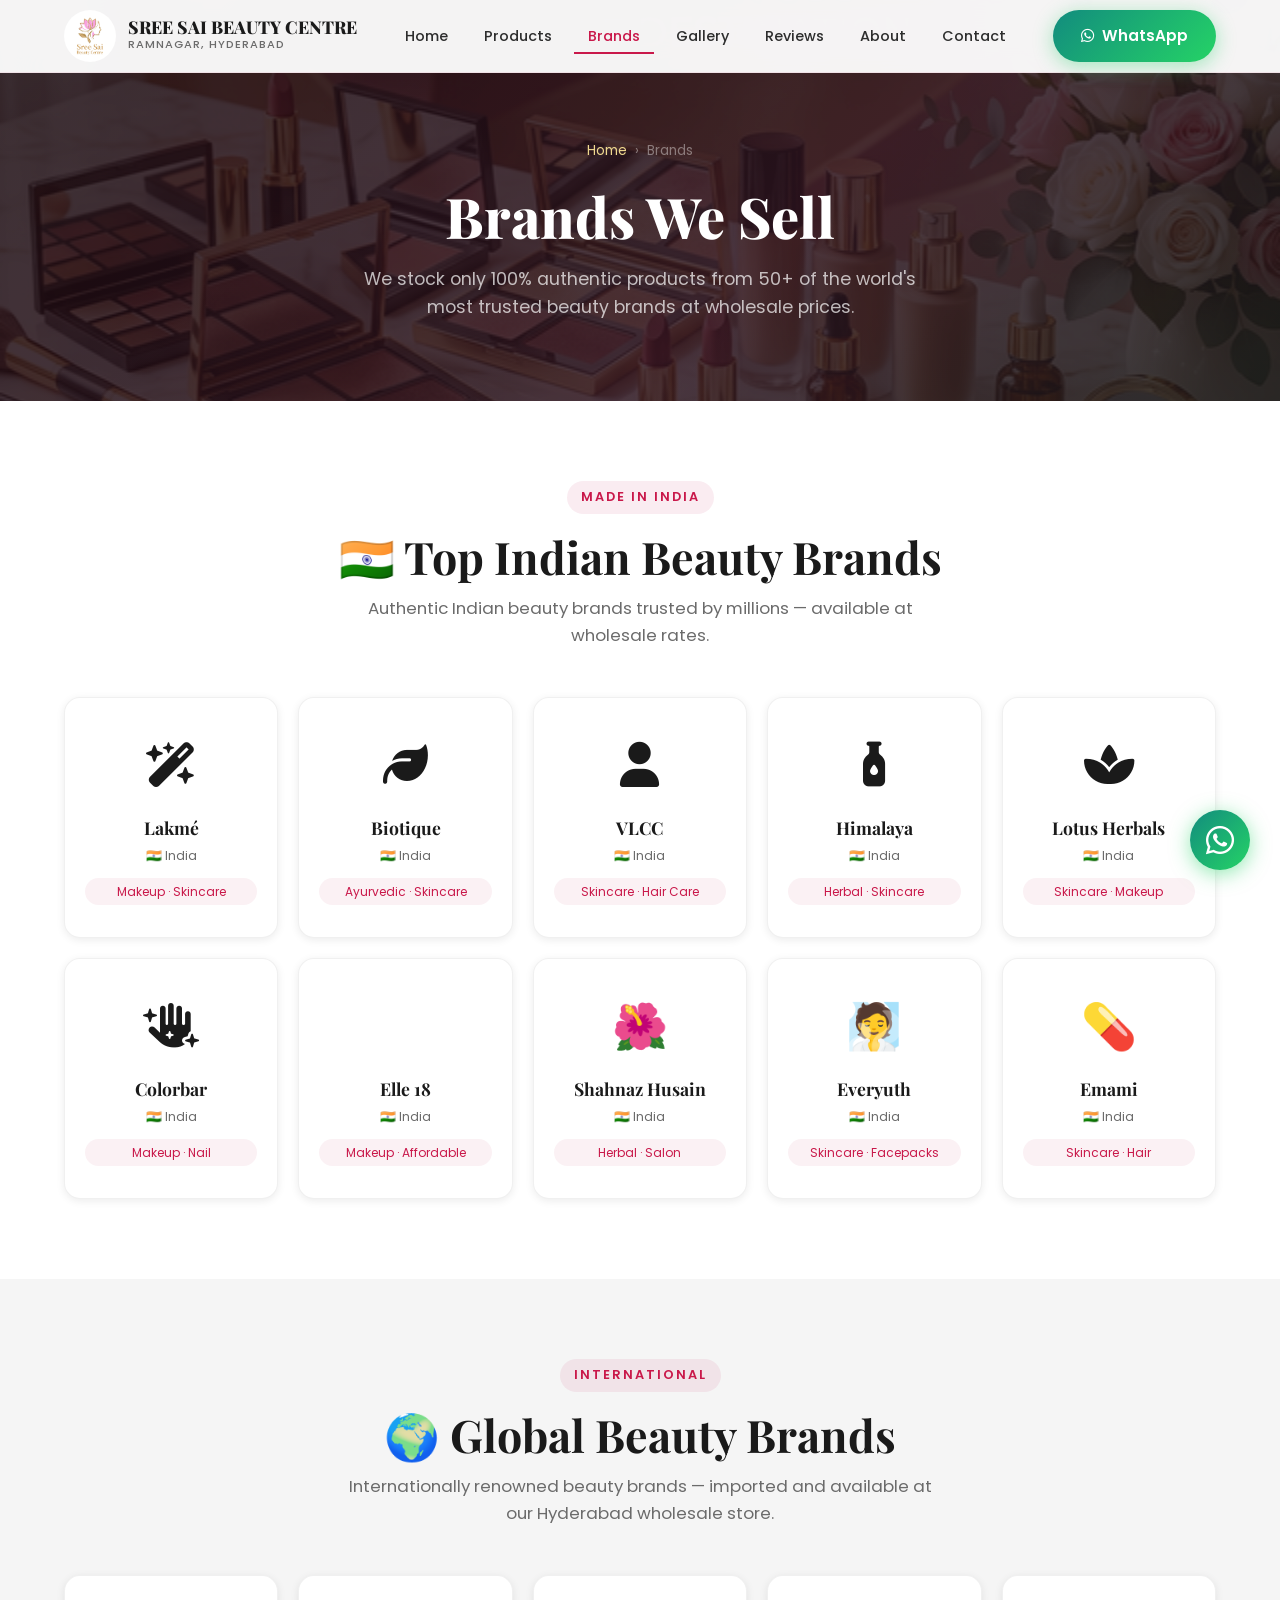
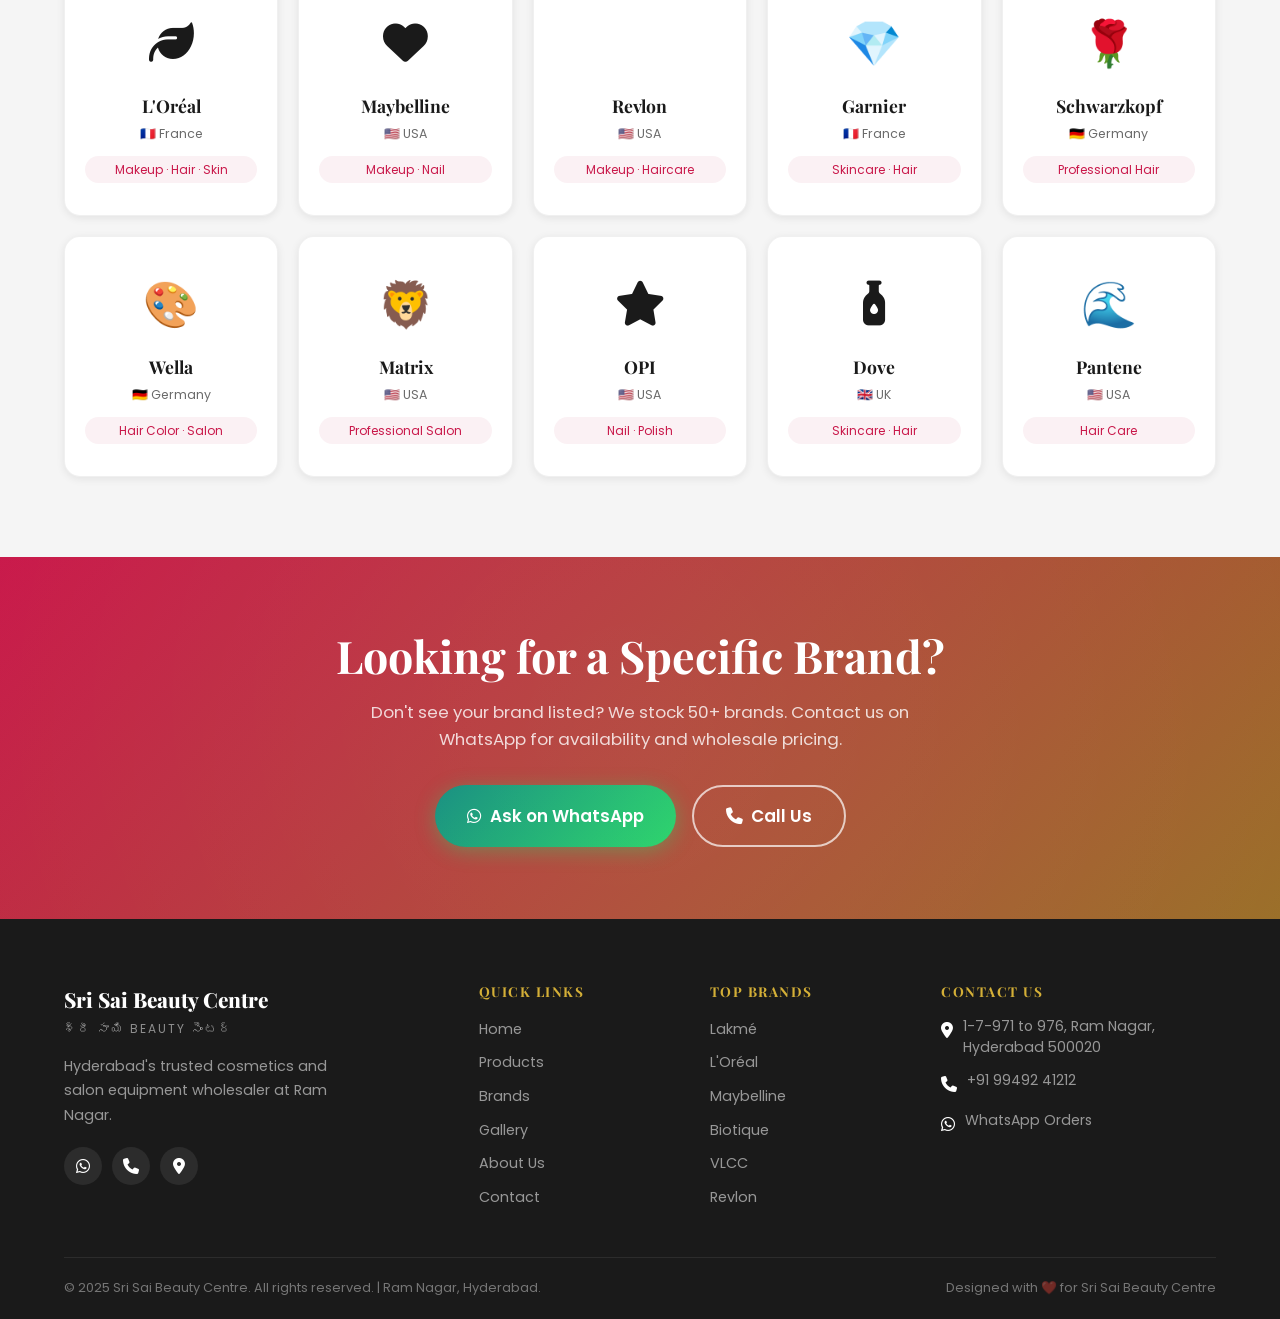
<file: brands.html>
<!DOCTYPE html>
<html lang="en">
<head>
  <meta charset="UTF-8" />
  <meta name="viewport" content="width=device-width, initial-scale=1.0" />
  <title>Brands We Sell – Sri Sai Beauty Centre | Lakmé, L'Oréal, Maybelline Wholesaler Hyderabad</title>
  <meta name="description" content="We stock 50+ top beauty brands — Lakmé, L'Oréal, Maybelline, Biotique, VLCC, Revlon, and more. All authentic products at wholesale prices at Sri Sai Beauty Centre, Hyderabad." />
  <link rel="stylesheet" href="css/style.css" />
  <link rel="icon" href="logo/ssbc_logo.jpg" />
  <style>
    .brands-full-grid { display: grid; grid-template-columns: repeat(5, 1fr); gap: 20px; }
    .brand-card-lg {
      background: white;
      border-radius: var(--radius-md);
      padding: 32px 20px;
      text-align: center;
      box-shadow: var(--shadow-sm);
      border: 1px solid rgba(0,0,0,0.06);
      transition: var(--transition);
      cursor: pointer;
    }
    .brand-card-lg:hover { transform: translateY(-6px); box-shadow: var(--shadow-md); border-color: var(--pink-mid); }
    .brand-card-lg .brand-emoji { font-size: 2.8rem; margin-bottom: 12px; }
    .brand-card-lg .brand-title { font-family: var(--font-serif); font-size: 1.1rem; font-weight: 700; color: var(--black); margin-bottom: 4px; }
    .brand-card-lg .brand-country { font-size: 0.78rem; color: var(--gray); margin-bottom: 12px; }
    .brand-card-lg .brand-cats { font-size: 0.75rem; color: var(--pink-dark); background: rgba(201,75,120,0.08); padding: 4px 10px; border-radius: 20px; }
    @media (max-width: 768px) { .brands-full-grid { grid-template-columns: repeat(2, 1fr); } }
    @media (max-width: 480px) { .brands-full-grid { grid-template-columns: repeat(2, 1fr); } }
  </style>
  <link rel="stylesheet" href="https://cdnjs.cloudflare.com/ajax/libs/font-awesome/6.4.0/css/all.min.css" />
    <link href="https://unpkg.com/aos@2.3.1/dist/aos.css" rel="stylesheet" />
  </head>
<body>

<!-- NAVBAR -->
<nav class="navbar" id="navbar">
  <div class="container">
    <div class="nav-inner">
      <a href="https://sreesaibeautycentre.vercel.app" class="nav-logo">
        <img src="logo/ssbc_logo.jpg" alt="Sri Sai Beauty Centre Logo" class="logo-img" />
        <div class="nav-logo-text">
          <div class="logo-name">SREE SAI BEAUTY CENTRE</div>
          <div class="logo-tagline">Ramnagar, Hyderabad</div>
        </div>
      </a>
      <ul class="nav-links">
        <li><a href="https://sreesaibeautycentre.vercel.app">Home</a></li>
        <li><a href="products.html">Products</a></li>
        <li><a href="brands.html" class="active">Brands</a></li>
        <li><a href="gallery.html">Gallery</a></li>
        <li><a href="reviews.html">Reviews</a></li>
        <li><a href="about.html">About</a></li>
        <li><a href="contact.html">Contact</a></li>
      </ul>
      <div class="nav-cta">
        <a href="https://wa.me/919949241212" class="btn btn-whatsapp" target="_blank"><i class="fa-brands fa-whatsapp"></i> WhatsApp</a>
      </div>
      <button class="hamburger" id="hamburger"><span></span><span></span><span></span></button>
    </div>
  </div>
</nav>
<div class="mobile-nav" id="mobileNav">
  <a href="index.html"><i class="fa-solid fa-house"></i> Home</a>
  <a href="products.html"><i class="fa-solid fa-bag-shopping"></i> Products</a>
  <a href="brands.html"><i class="fa-solid fa-tags"></i> Brands</a>
  <a href="gallery.html"><i class="fa-solid fa-camera"></i> Gallery</a>
  <a href="reviews.html"><i class="fa-solid fa-star"></i> Reviews</a>
  <a href="about.html"><i class="fa-solid fa-circle-info"></i> About Us</a>
  <a href="contact.html"><i class="fa-solid fa-phone"></i> Contact</a>
  <div class="mobile-nav-cta">
    <a href="tel:+919949241212" class="btn btn-outline" style="width:100%;justify-content:center;"><i class="fa-solid fa-phone"></i> Call Now</a>
    <a href="https://wa.me/919949241212" class="btn btn-whatsapp" style="width:100%;justify-content:center;" target="_blank"><i class="fa-brands fa-whatsapp"></i> WhatsApp Us</a>
  </div>
</div>

<!-- PAGE HERO -->
<section class="page-hero">
  <div class="container">
    <div class="breadcrumb"><a href="index.html">Home</a><span>›</span><span>Brands</span></div>
    <h1>Brands We Sell</h1>
    <p>We stock only 100% authentic products from 50+ of the world's most trusted beauty brands at wholesale prices.</p>
  </div>
</section>

<!-- INDIAN BRANDS -->
<section class="section" style="background:var(--white);">
  <div class="container">
    <div class="section-header text-center">
      <span class="section-label">Made in India</span>
      <h2>🇮🇳 Top Indian Beauty Brands</h2>
      <p>Authentic Indian beauty brands trusted by millions — available at wholesale rates.</p>
    </div>
    <div class="brands-full-grid">
      <div class="brand-card-lg" data-aos="fade-up"><div class="brand-emoji"><i class="fa-solid fa-wand-magic-sparkles"></i></div><div class="brand-title">Lakmé</div><div class="brand-country">🇮🇳 India</div><div class="brand-cats">Makeup · Skincare</div></div>
      <div class="brand-card-lg" data-aos="fade-up" data-aos-delay="100"><div class="brand-emoji"><i class="fa-solid fa-leaf"></i></div><div class="brand-title">Biotique</div><div class="brand-country">🇮🇳 India</div><div class="brand-cats">Ayurvedic · Skincare</div></div>
      <div class="brand-card-lg" data-aos="fade-up" data-aos-delay="200"><div class="brand-emoji"><i class="fa-solid fa-user"></i></div><div class="brand-title">VLCC</div><div class="brand-country">🇮🇳 India</div><div class="brand-cats">Skincare · Hair Care</div></div>
      <div class="brand-card-lg" data-aos="fade-up"><div class="brand-emoji"><i class="fa-solid fa-bottle-droplet"></i></div><div class="brand-title">Himalaya</div><div class="brand-country">🇮🇳 India</div><div class="brand-cats">Herbal · Skincare</div></div>
      <div class="brand-card-lg" data-aos="fade-up" data-aos-delay="100"><div class="brand-emoji"><i class="fa-solid fa-spa"></i></div><div class="brand-title">Lotus Herbals</div><div class="brand-country">🇮🇳 India</div><div class="brand-cats">Skincare · Makeup</div></div>
      <div class="brand-card-lg" data-aos="fade-up" data-aos-delay="200"><div class="brand-emoji"><i class="fa-solid fa-hand-sparkles"></i></div><div class="brand-title">Colorbar</div><div class="brand-country">🇮🇳 India</div><div class="brand-cats">Makeup · Nail</div></div>
      <div class="brand-card-lg" data-aos="fade-up"><div class="brand-emoji"><i class="fa-solid fa-sparkles"></i></div><div class="brand-title">Elle 18</div><div class="brand-country">🇮🇳 India</div><div class="brand-cats">Makeup · Affordable</div></div>
      <div class="brand-card-lg" data-aos="fade-up" data-aos-delay="100"><div class="brand-emoji">🌺</div><div class="brand-title">Shahnaz Husain</div><div class="brand-country">🇮🇳 India</div><div class="brand-cats">Herbal · Salon</div></div>
      <div class="brand-card-lg" data-aos="fade-up" data-aos-delay="200"><div class="brand-emoji">🧖</div><div class="brand-title">Everyuth</div><div class="brand-country">🇮🇳 India</div><div class="brand-cats">Skincare · Facepacks</div></div>
      <div class="brand-card-lg" data-aos="fade-up"><div class="brand-emoji">💊</div><div class="brand-title">Emami</div><div class="brand-country">🇮🇳 India</div><div class="brand-cats">Skincare · Hair</div></div>
    </div>
  </div>
</section>

<!-- INTERNATIONAL BRANDS -->
<section class="section" style="background:var(--light-gray);">
  <div class="container">
    <div class="section-header text-center">
      <span class="section-label">International</span>
      <h2>🌍 Global Beauty Brands</h2>
      <p>Internationally renowned beauty brands — imported and available at our Hyderabad wholesale store.</p>
    </div>
    <div class="brands-full-grid">
      <div class="brand-card-lg" data-aos="fade-up"><div class="brand-emoji"><i class="fa-solid fa-leaf"></i></div><div class="brand-title">L'Oréal</div><div class="brand-country">🇫🇷 France</div><div class="brand-cats">Makeup · Hair · Skin</div></div>
      <div class="brand-card-lg" data-aos="fade-up" data-aos-delay="100"><div class="brand-emoji"><i class="fa-solid fa-heart"></i></div><div class="brand-title">Maybelline</div><div class="brand-country">🇺🇸 USA</div><div class="brand-cats">Makeup · Nail</div></div>
      <div class="brand-card-lg" data-aos="fade-up" data-aos-delay="200"><div class="brand-emoji"><i class="fa-solid fa-sparkles"></i></div><div class="brand-title">Revlon</div><div class="brand-country">🇺🇸 USA</div><div class="brand-cats">Makeup · Haircare</div></div>
      <div class="brand-card-lg" data-aos="fade-up"><div class="brand-emoji">💎</div><div class="brand-title">Garnier</div><div class="brand-country">🇫🇷 France</div><div class="brand-cats">Skincare · Hair</div></div>
      <div class="brand-card-lg" data-aos="fade-up" data-aos-delay="100"><div class="brand-emoji">🌹</div><div class="brand-title">Schwarzkopf</div><div class="brand-country">🇩🇪 Germany</div><div class="brand-cats">Professional Hair</div></div>
      <div class="brand-card-lg" data-aos="fade-up" data-aos-delay="200"><div class="brand-emoji">🎨</div><div class="brand-title">Wella</div><div class="brand-country">🇩🇪 Germany</div><div class="brand-cats">Hair Color · Salon</div></div>
      <div class="brand-card-lg" data-aos="fade-up"><div class="brand-emoji">🦁</div><div class="brand-title">Matrix</div><div class="brand-country">🇺🇸 USA</div><div class="brand-cats">Professional Salon</div></div>
      <div class="brand-card-lg" data-aos="fade-up" data-aos-delay="100"><div class="brand-emoji"><i class="fa-solid fa-star"></i></div><div class="brand-title">OPI</div><div class="brand-country">🇺🇸 USA</div><div class="brand-cats">Nail · Polish</div></div>
      <div class="brand-card-lg" data-aos="fade-up" data-aos-delay="200"><div class="brand-emoji"><i class="fa-solid fa-bottle-droplet"></i></div><div class="brand-title">Dove</div><div class="brand-country">🇬🇧 UK</div><div class="brand-cats">Skincare · Hair</div></div>
      <div class="brand-card-lg" data-aos="fade-up"><div class="brand-emoji">🌊</div><div class="brand-title">Pantene</div><div class="brand-country">🇺🇸 USA</div><div class="brand-cats">Hair Care</div></div>
    </div>
  </div>
</section>

<!-- CTA -->
<section class="cta-banner">
  <div class="container">
    <h2>Looking for a Specific Brand?</h2>
    <p>Don't see your brand listed? We stock 50+ brands. Contact us on WhatsApp for availability and wholesale pricing.</p>
    <div class="cta-actions">
      <a href="https://wa.me/919949241212?text=Hello!%20I%20am%20looking%20for%20wholesale%20pricing%20on%20a%20specific%20brand." class="btn btn-whatsapp" style="font-size:1.05rem;padding:16px 32px;" target="_blank"><i class="fa-brands fa-whatsapp"></i> Ask on WhatsApp</a>
      <a href="contact.html" class="btn btn-outline-white" style="font-size:1.05rem;padding:16px 32px;"><i class="fa-solid fa-phone"></i> Call Us</a>
    </div>
  </div>
</section>

<!-- FOOTER -->
<footer class="footer">
  <div class="container">
    <div class="footer-grid">
      <div class="footer-brand">
        <div class="logo-name">Sri Sai Beauty Centre</div>
        <div class="logo-tagline">శ్రీ సాయి Beauty సెంటర్</div>
        <p>Hyderabad's trusted cosmetics and salon equipment wholesaler at Ram Nagar.</p>
        <div class="footer-social">
          <a href="https://wa.me/919949241212" class="social-btn" target="_blank"><i class="fa-brands fa-whatsapp"></i></a>
          <a href="tel:+919949241212" class="social-btn"><i class="fa-solid fa-phone"></i></a>
          <a href="https://maps.google.com/?q=Sree+Sai+Beauty+Centre+Ram+Nagar+Hyderabad" class="social-btn" target="_blank"><i class="fa-solid fa-location-dot"></i></a>
        </div>
      </div>
      <div class="footer-col">
        <h5>Quick Links</h5>
        <ul class="footer-links">
          <li><a href="index.html">Home</a></li>
          <li><a href="products.html">Products</a></li>
          <li><a href="brands.html">Brands</a></li>
          <li><a href="gallery.html">Gallery</a></li>
          <li><a href="about.html">About Us</a></li>
          <li><a href="contact.html">Contact</a></li>
        </ul>
      </div>
      <div class="footer-col">
        <h5>Top Brands</h5>
        <ul class="footer-links">
          <li><a href="#">Lakmé</a></li>
          <li><a href="#">L'Oréal</a></li>
          <li><a href="#">Maybelline</a></li>
          <li><a href="#">Biotique</a></li>
          <li><a href="#">VLCC</a></li>
          <li><a href="#">Revlon</a></li>
        </ul>
      </div>
      <div class="footer-col">
        <h5>Contact Us</h5>
        <ul class="footer-contact-list">
          <li class="footer-contact-item"><span><i class="fa-solid fa-location-dot"></i></span><p>1-7-971 to 976, Ram Nagar, Hyderabad 500020</p></li>
          <li class="footer-contact-item"><span><i class="fa-solid fa-phone"></i></span><a href="tel:+919949241212">+91 99492 41212</a></li>
          <li class="footer-contact-item"><span><i class="fa-brands fa-whatsapp"></i></span><a href="https://wa.me/919949241212" target="_blank">WhatsApp Orders</a></li>
        </ul>
      </div>
    </div>
    <div class="footer-bottom">
      <p>© 2025 Sri Sai Beauty Centre. All rights reserved. | Ram Nagar, Hyderabad.</p>
      <p>Designed with ❤️ for Sri Sai Beauty Centre</p>
    </div>
  </div>
</footer>

<div class="whatsapp-float">
  <span class="whatsapp-tooltip">Order on WhatsApp</span>
  <a href="https://wa.me/919949241212?text=Hello!%20I%20am%20interested%20in%20your%20products." class="whatsapp-float-btn" target="_blank" aria-label="WhatsApp">
    <i class="fa-brands fa-whatsapp" style="font-size: 32px; color: white;"></i>
  </a>
</div>

<script src="https://unpkg.com/aos@2.3.1/dist/aos.js"></script>
    <script src="js/main.js"></script>
  </body>
</html>
</file>
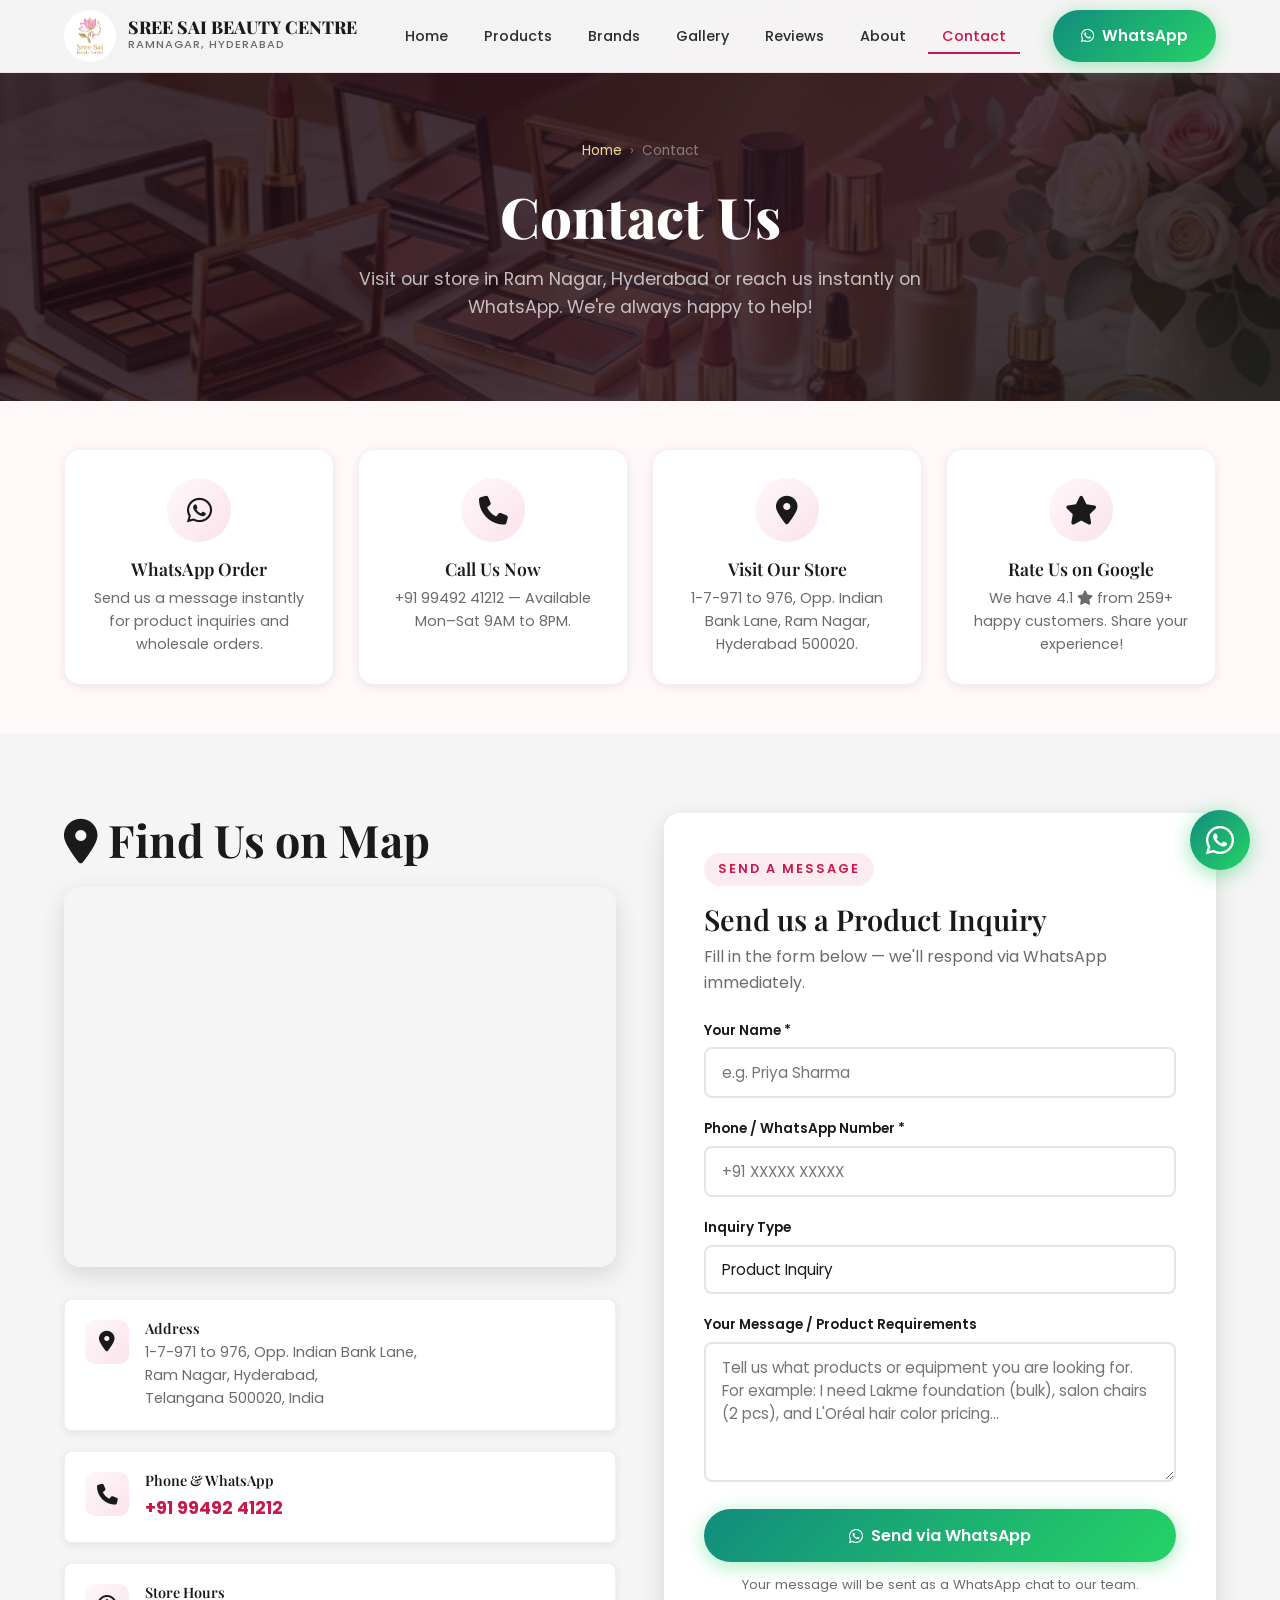
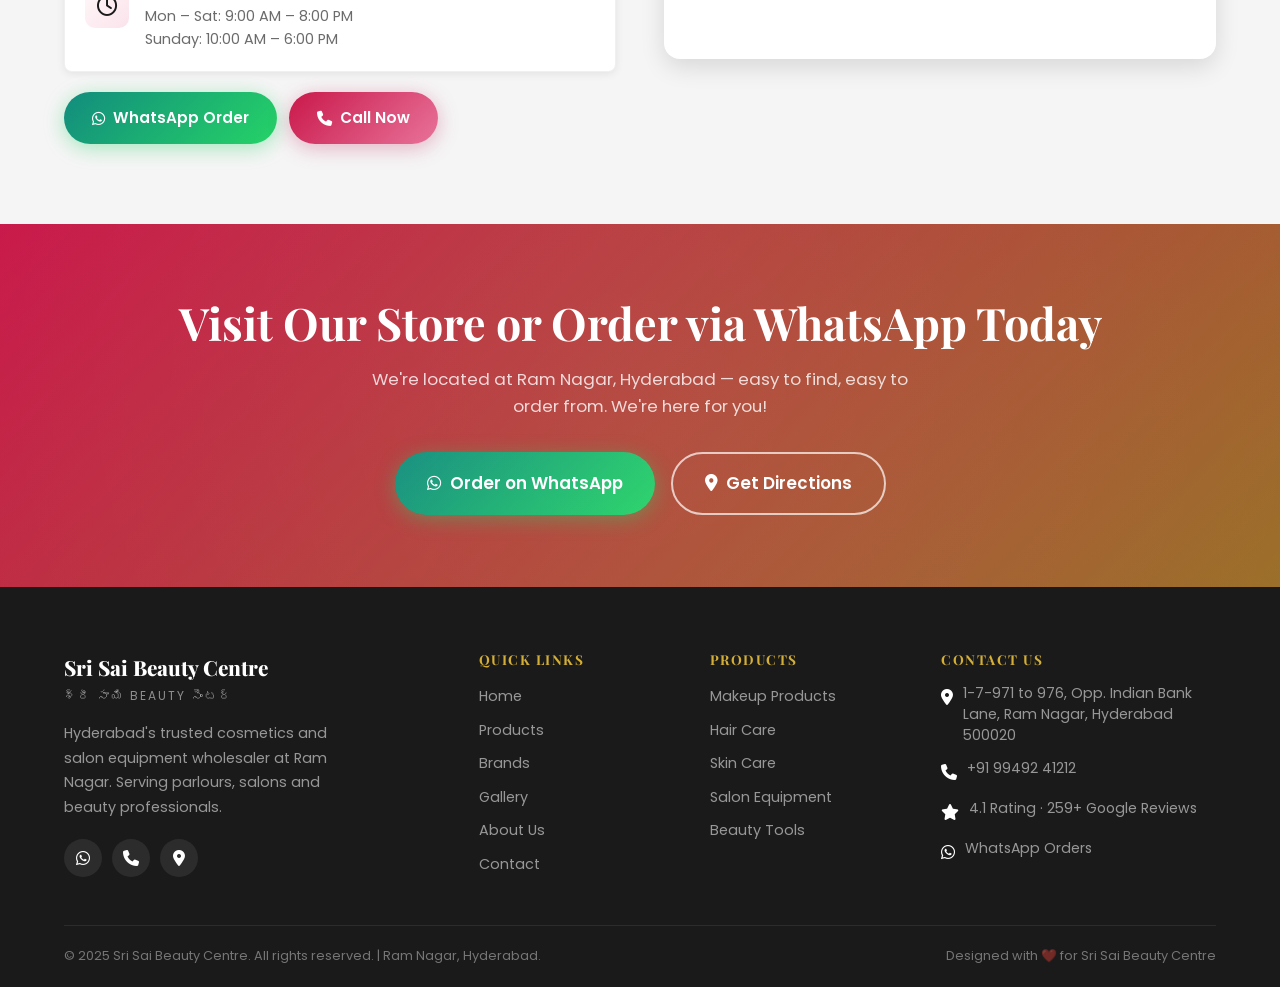
<file: contact.html>
<!DOCTYPE html>
<html lang="en">
<head>
  <meta charset="UTF-8" />
  <meta name="viewport" content="width=device-width, initial-scale=1.0" />
  <title>Contact Us – Sri Sai Beauty Centre | Call +91 99492 41212 | Ram Nagar Hyderabad</title>
  <meta name="description" content="Contact Sri Sai Beauty Centre at +91 99492 41212. Located at Ram Nagar, Hyderabad. Order via WhatsApp, call us, or visit our store. Google Maps embedded." />
  <link rel="stylesheet" href="css/style.css" />
  <link rel="icon" href="logo/ssbc_logo.jpg" />
  <style>
    .contact-page-grid { display: grid; grid-template-columns: 1fr 1fr; gap: 48px; align-items: start; }
    .contact-form-card { background: white; border-radius: var(--radius-md); padding: 40px; box-shadow: var(--shadow-md); }
    .contact-form-card h3 { margin-bottom: 8px; }
    .contact-form-card p { margin-bottom: 24px; }
    @media (max-width: 768px) { .contact-page-grid { grid-template-columns: 1fr; } }
  </style>
  <link rel="stylesheet" href="https://cdnjs.cloudflare.com/ajax/libs/font-awesome/6.4.0/css/all.min.css" />
    <link href="https://unpkg.com/aos@2.3.1/dist/aos.css" rel="stylesheet" />
  </head>
<body>

<!-- NAVBAR -->
<nav class="navbar" id="navbar">
  <div class="container">
    <div class="nav-inner">
      <a href="https://sreesaibeautycentre.vercel.app" class="nav-logo">
        <img src="logo/ssbc_logo.jpg" alt="Sri Sai Beauty Centre Logo" class="logo-img" />
        <div class="nav-logo-text">
          <div class="logo-name">SREE SAI BEAUTY CENTRE</div>
          <div class="logo-tagline">Ramnagar, Hyderabad</div>
        </div>
      </a>
      <ul class="nav-links">
        <li><a href="https://sreesaibeautycentre.vercel.app">Home</a></li>
        <li><a href="products.html">Products</a></li>
        <li><a href="brands.html">Brands</a></li>
        <li><a href="gallery.html">Gallery</a></li>
        <li><a href="reviews.html">Reviews</a></li>
        <li><a href="about.html">About</a></li>
        <li><a href="contact.html" class="active">Contact</a></li>
      </ul>
      <div class="nav-cta">
        <a href="https://wa.me/919949241212" class="btn btn-whatsapp" target="_blank"><i class="fa-brands fa-whatsapp"></i> WhatsApp</a>
      </div>
      <button class="hamburger" id="hamburger"><span></span><span></span><span></span></button>
    </div>
  </div>
</nav>
<div class="mobile-nav" id="mobileNav">
  <a href="index.html"><i class="fa-solid fa-house"></i> Home</a>
  <a href="products.html"><i class="fa-solid fa-bag-shopping"></i> Products</a>
  <a href="brands.html"><i class="fa-solid fa-tags"></i> Brands</a>
  <a href="gallery.html"><i class="fa-solid fa-camera"></i> Gallery</a>
  <a href="reviews.html"><i class="fa-solid fa-star"></i> Reviews</a>
  <a href="about.html"><i class="fa-solid fa-circle-info"></i> About Us</a>
  <a href="contact.html"><i class="fa-solid fa-phone"></i> Contact</a>
  <div class="mobile-nav-cta">
    <a href="tel:+919949241212" class="btn btn-outline" style="width:100%;justify-content:center;"><i class="fa-solid fa-phone"></i> Call Now</a>
    <a href="https://wa.me/919949241212" class="btn btn-whatsapp" style="width:100%;justify-content:center;" target="_blank"><i class="fa-brands fa-whatsapp"></i> WhatsApp Us</a>
  </div>
</div>

<!-- PAGE HERO -->
<section class="page-hero">
  <div class="container">
    <div class="breadcrumb"><a href="index.html">Home</a><span>›</span><span>Contact</span></div>
    <h1>Contact Us</h1>
    <p>Visit our store in Ram Nagar, Hyderabad or reach us instantly on WhatsApp. We're always happy to help!</p>
  </div>
</section>

<!-- QUICK CONTACT ACTIONS -->
<section class="section-sm features-strip">
  <div class="container">
    <div class="features-grid">
      <div class="feature-card" data-aos="fade-up" style="cursor:pointer;" onclick="window.open('https://wa.me/919949241212','_blank')">
        <div class="feature-icon"><i class="fa-brands fa-whatsapp"></i></div>
        <h4>WhatsApp Order</h4>
        <p>Send us a message instantly for product inquiries and wholesale orders.</p>
      </div>
      <div class="feature-card" data-aos="fade-up" data-aos-delay="100" style="cursor:pointer;" onclick="window.location='tel:+919949241212'">
        <div class="feature-icon"><i class="fa-solid fa-phone"></i></div>
        <h4>Call Us Now</h4>
        <p>+91 99492 41212 — Available Mon–Sat 9AM to 8PM.</p>
      </div>
      <div class="feature-card" data-aos="fade-up" data-aos-delay="200" style="cursor:pointer;" onclick="window.open('https://maps.google.com/?q=1-7-971+Ram+Nagar+Hyderabad','_blank')">
        <div class="feature-icon"><i class="fa-solid fa-location-dot"></i></div>
        <h4>Visit Our Store</h4>
        <p>1-7-971 to 976, Opp. Indian Bank Lane, Ram Nagar, Hyderabad 500020.</p>
      </div>
      <div class="feature-card" data-aos="fade-up" data-aos-delay="300" style="cursor:pointer;" onclick="window.open('https://www.google.com/maps/search/Sree+Sai+Beauty+Centre+Hyderabad','_blank')">
        <div class="feature-icon"><i class="fa-solid fa-star"></i></div>
        <h4>Rate Us on Google</h4>
        <p>We have 4.1 <i class="fa-solid fa-star"></i> from 259+ happy customers. Share your experience!</p>
      </div>
    </div>
  </div>
</section>

<!-- MAP + FORM -->
<section class="section map-section">
  <div class="container">
    <div class="contact-page-grid">
      <!-- Map -->
      <div data-aos="fade-up">
        <h2 style="margin-bottom:20px;"><i class="fa-solid fa-location-dot"></i> Find Us on Map</h2>
        <div class="map-embed" style="margin-bottom:24px;">
          <iframe
            src="https://maps.google.com/maps?q=SREE+SAI+BEAUTY+CENTRE+1-7-971+Ram+Nagar+Hyderabad+Telangana+500020&output=embed&z=17"
            width="100%" height="300"
            style="border:0;" allowfullscreen="" loading="lazy"
            referrerpolicy="no-referrer-when-downgrade"
            title="Sri Sai Beauty Centre on Google Maps">
          </iframe>
        </div>
        <div class="contact-details">
          <div class="contact-item">
            <div class="contact-icon"><i class="fa-solid fa-location-dot"></i></div>
            <div>
              <h4>Address</h4>
              <p>1-7-971 to 976, Opp. Indian Bank Lane,<br/>Ram Nagar, Hyderabad,<br/>Telangana 500020, India</p>
            </div>
          </div>
          <div class="contact-item">
            <div class="contact-icon"><i class="fa-solid fa-phone"></i></div>
            <div>
              <h4>Phone & WhatsApp</h4>
              <a href="tel:+919949241212" style="font-size:1.1rem;font-weight:700;color:var(--pink-dark);">+91 99492 41212</a>
            </div>
          </div>
          <div class="contact-item">
            <div class="contact-icon"><i class="fa-regular fa-clock"></i></div>
            <div>
              <h4>Store Hours</h4>
              <p>Mon – Sat: 9:00 AM – 8:00 PM<br/>Sunday: 10:00 AM – 6:00 PM</p>
            </div>
          </div>
        </div>
        <div style="display:flex;gap:12px;margin-top:20px;flex-wrap:wrap;">
          <a href="https://wa.me/919949241212?text=Hello!%20I%20want%20to%20order%20products." class="btn btn-whatsapp" target="_blank" rel="noopener"><i class="fa-brands fa-whatsapp"></i> WhatsApp Order</a>
          <a href="tel:+919949241212" class="btn btn-primary"><i class="fa-solid fa-phone"></i> Call Now</a>
        </div>
      </div>

      <!-- Contact Form -->
      <div data-aos="fade-up">
        <div class="contact-form-card">
          <span class="section-label">Send a Message</span>
          <h3>Send us a Product Inquiry</h3>
          <p>Fill in the form below — we'll respond via WhatsApp immediately.</p>
          <form id="contactForm" novalidate>
            <div class="form-group">
              <label for="cf-name">Your Name *</label>
              <input type="text" id="cf-name" name="name" placeholder="e.g. Priya Sharma" required />
            </div>
            <div class="form-group">
              <label for="cf-phone">Phone / WhatsApp Number *</label>
              <input type="tel" id="cf-phone" name="phone" placeholder="+91 XXXXX XXXXX" required />
            </div>
            <div class="form-group">
              <label for="cf-type">Inquiry Type</label>
              <select id="cf-type" name="type">
                <option value="Product Inquiry"><i class="fa-solid fa-bag-shopping"></i> Product Inquiry</option>
                <option value="Wholesale Pricing"><i class="fa-solid fa-coins"></i> Wholesale Pricing</option>
                <option value="Salon Equipment">🪑 Salon Equipment</option>
                <option value="Brand Availability"><i class="fa-solid fa-tags"></i> Brand Availability</option>
                <option value="General Query">❓ General Query</option>
              </select>
            </div>
            <div class="form-group">
              <label for="cf-message">Your Message / Product Requirements</label>
              <textarea id="cf-message" name="message" placeholder="Tell us what products or equipment you are looking for. For example: I need Lakme foundation (bulk), salon chairs (2 pcs), and L'Oréal hair color pricing..."></textarea>
            </div>
            <button type="submit" class="btn btn-whatsapp" style="width:100%;justify-content:center;font-size:1rem;padding:14px;">
              <i class="fa-brands fa-whatsapp"></i> Send via WhatsApp
            </button>
            <p style="text-align:center;margin-top:12px;font-size:0.82rem;color:var(--gray);">Your message will be sent as a WhatsApp chat to our team.</p>
          </form>
        </div>
      </div>
    </div>
  </div>
</section>

<!-- CTA -->
<section class="cta-banner">
  <div class="container">
    <h2>Visit Our Store or Order via WhatsApp Today</h2>
    <p>We're located at Ram Nagar, Hyderabad — easy to find, easy to order from. We're here for you!</p>
    <div class="cta-actions">
      <a href="https://wa.me/919949241212?text=Hello!%20I%20want%20to%20place%20an%20order." class="btn btn-whatsapp" style="font-size:1.05rem;padding:16px 32px;" target="_blank"><i class="fa-brands fa-whatsapp"></i> Order on WhatsApp</a>
      <a href="https://maps.google.com/?q=Sree+Sai+Beauty+Centre+Ram+Nagar+Hyderabad" class="btn btn-outline-white" style="font-size:1.05rem;padding:16px 32px;" target="_blank"><i class="fa-solid fa-location-dot"></i> Get Directions</a>
    </div>
  </div>
</section>

<!-- FOOTER -->
<footer class="footer">
  <div class="container">
    <div class="footer-grid">
      <div class="footer-brand">
        <div class="logo-name">Sri Sai Beauty Centre</div>
        <div class="logo-tagline">శ్రీ సాయి Beauty సెంటర్</div>
        <p>Hyderabad's trusted cosmetics and salon equipment wholesaler at Ram Nagar. Serving parlours, salons and beauty professionals.</p>
        <div class="footer-social">
          <a href="https://wa.me/919949241212" class="social-btn" target="_blank"><i class="fa-brands fa-whatsapp"></i></a>
          <a href="tel:+919949241212" class="social-btn"><i class="fa-solid fa-phone"></i></a>
          <a href="https://maps.google.com/?q=Sree+Sai+Beauty+Centre+Ram+Nagar+Hyderabad" class="social-btn" target="_blank"><i class="fa-solid fa-location-dot"></i></a>
        </div>
      </div>
      <div class="footer-col">
        <h5>Quick Links</h5>
        <ul class="footer-links">
          <li><a href="index.html">Home</a></li>
          <li><a href="products.html">Products</a></li>
          <li><a href="brands.html">Brands</a></li>
          <li><a href="gallery.html">Gallery</a></li>
          <li><a href="about.html">About Us</a></li>
          <li><a href="contact.html">Contact</a></li>
        </ul>
      </div>
      <div class="footer-col">
        <h5>Products</h5>
        <ul class="footer-links">
          <li><a href="products.html#makeup">Makeup Products</a></li>
          <li><a href="products.html#haircare">Hair Care</a></li>
          <li><a href="products.html#skincare">Skin Care</a></li>
          <li><a href="products.html#salon">Salon Equipment</a></li>
          <li><a href="products.html#tools">Beauty Tools</a></li>
        </ul>
      </div>
      <div class="footer-col">
        <h5>Contact Us</h5>
        <ul class="footer-contact-list">
          <li class="footer-contact-item"><span><i class="fa-solid fa-location-dot"></i></span><p>1-7-971 to 976, Opp. Indian Bank Lane, Ram Nagar, Hyderabad 500020</p></li>
          <li class="footer-contact-item"><span><i class="fa-solid fa-phone"></i></span><a href="tel:+919949241212">+91 99492 41212</a></li>
          <li class="footer-contact-item"><span><i class="fa-solid fa-star"></i></span><p>4.1 Rating · 259+ Google Reviews</p></li>
          <li class="footer-contact-item"><span><i class="fa-brands fa-whatsapp"></i></span><a href="https://wa.me/919949241212" target="_blank">WhatsApp Orders</a></li>
        </ul>
      </div>
    </div>
    <div class="footer-bottom">
      <p>© 2025 Sri Sai Beauty Centre. All rights reserved. | Ram Nagar, Hyderabad.</p>
      <p>Designed with ❤️ for Sri Sai Beauty Centre</p>
    </div>
  </div>
</footer>

<div class="whatsapp-float">
  <span class="whatsapp-tooltip">Order on WhatsApp</span>
  <a href="https://wa.me/919949241212?text=Hello!%20I%20am%20interested%20in%20your%20products." class="whatsapp-float-btn" target="_blank" aria-label="WhatsApp">
    <i class="fa-brands fa-whatsapp" style="font-size: 32px; color: white;"></i>
  </a>
</div>

<script src="https://unpkg.com/aos@2.3.1/dist/aos.js"></script>
    <script src="js/main.js"></script>
  </body>
</html>
</file>
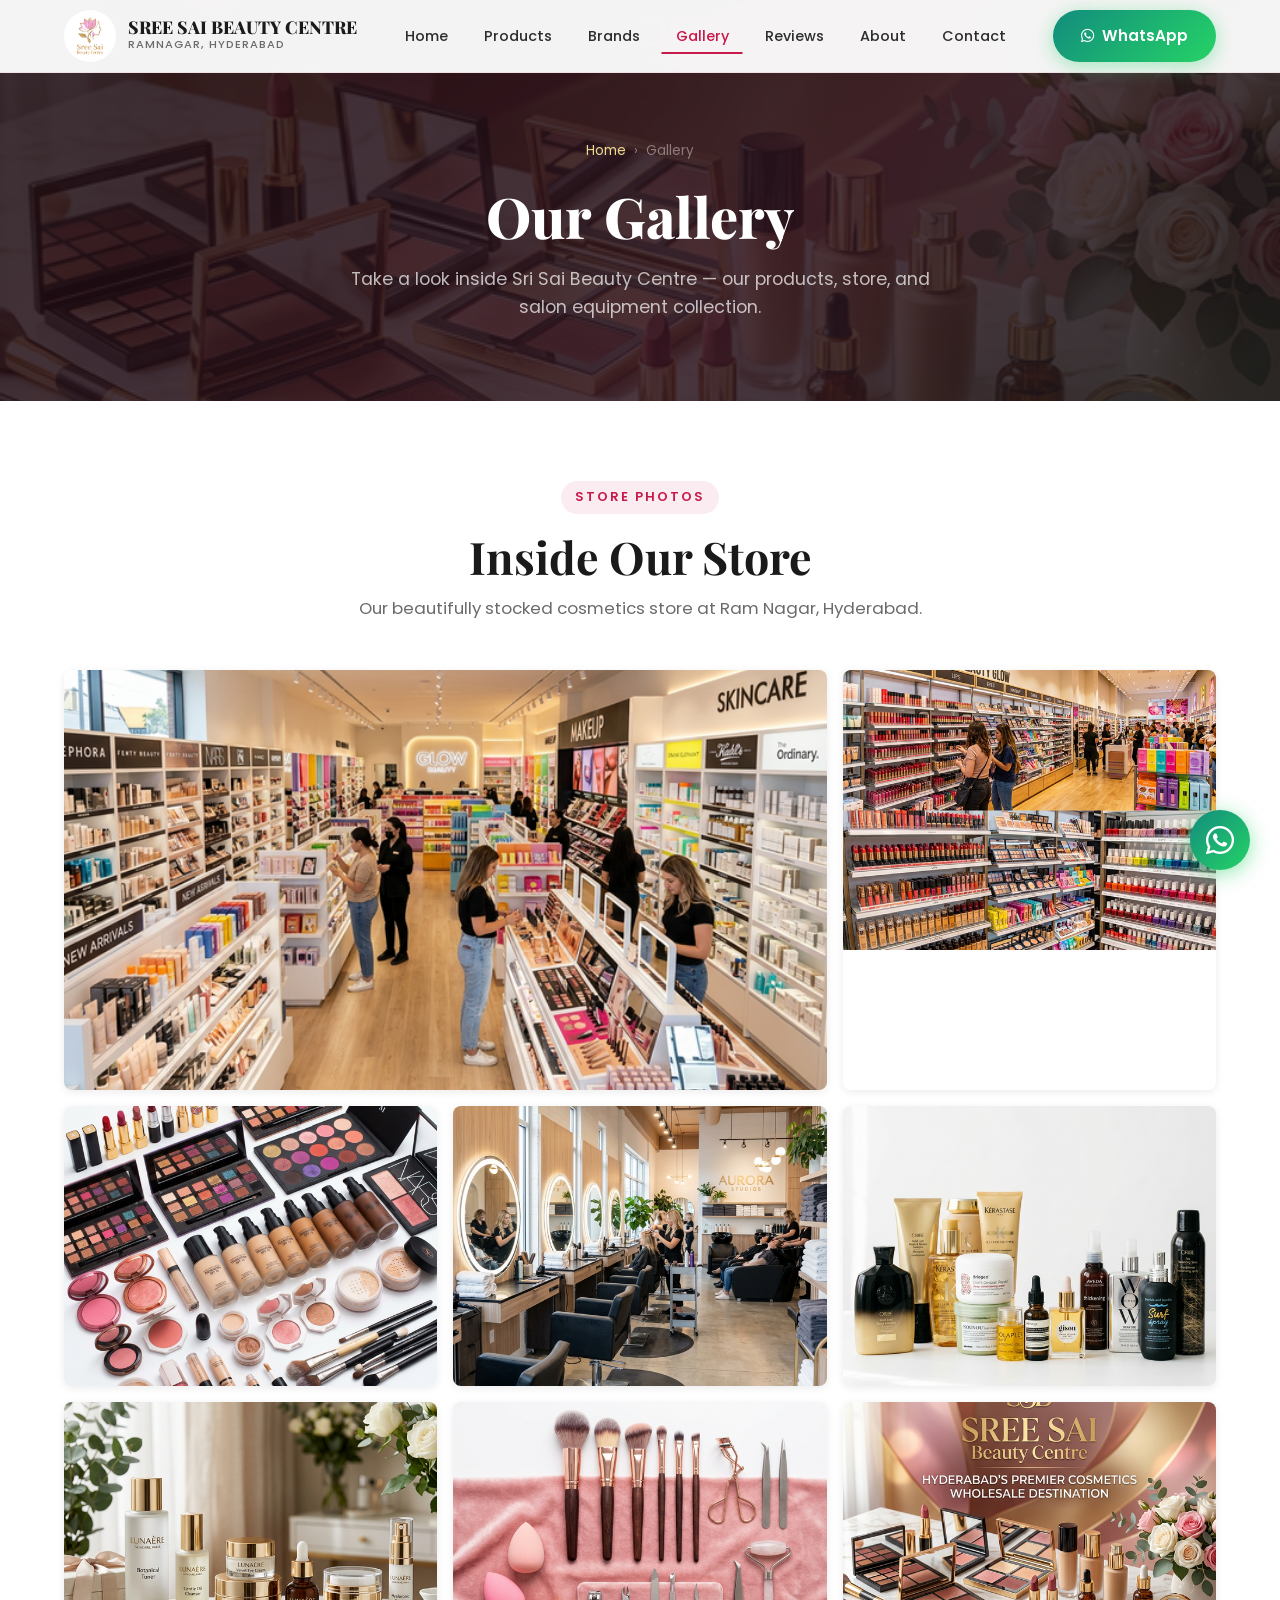
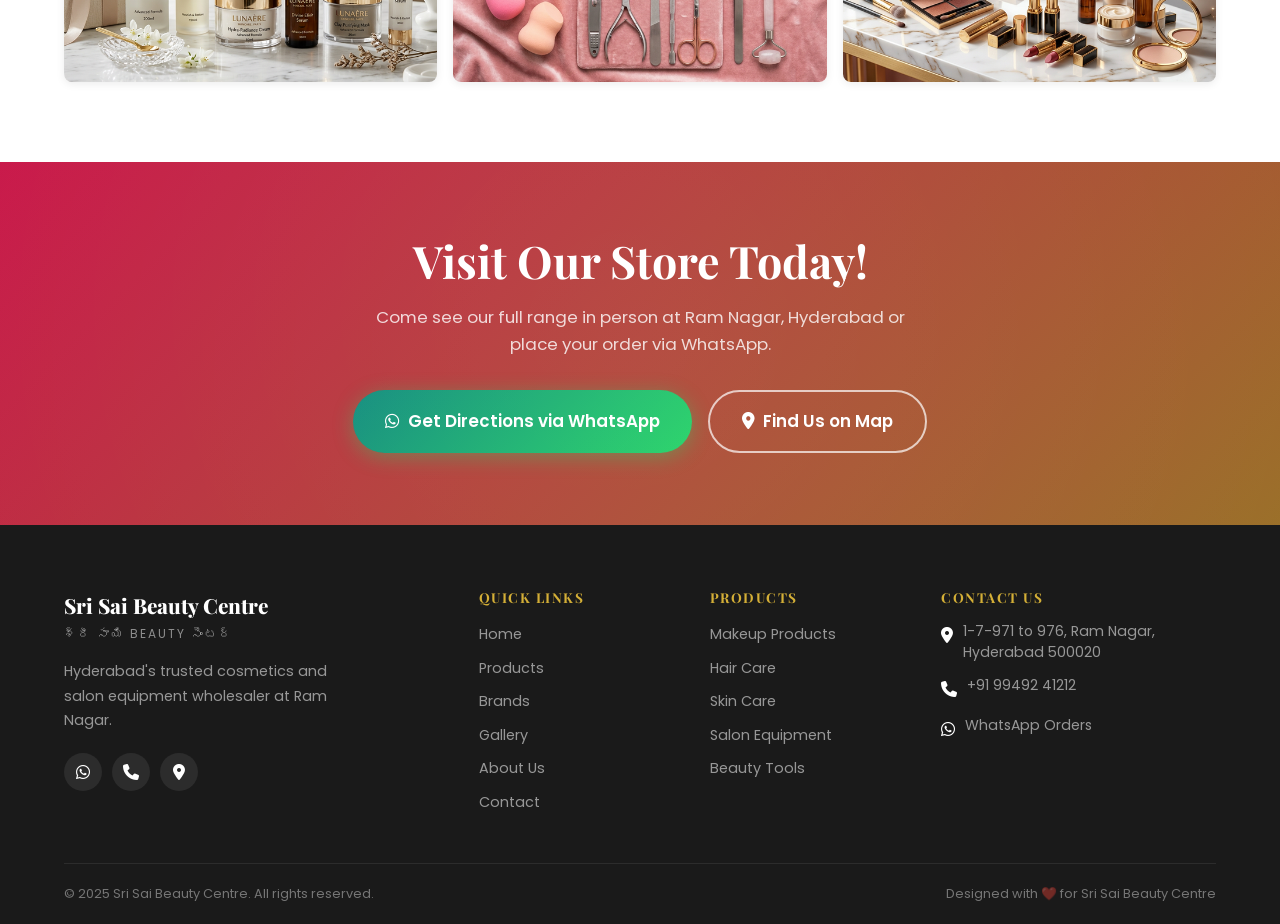
<file: gallery.html>
<!DOCTYPE html>
<html lang="en">
<head>
  <meta charset="UTF-8" />
  <meta name="viewport" content="width=device-width, initial-scale=1.0" />
  <title>Gallery – Sri Sai Beauty Centre | Cosmetics Store Hyderabad Photos</title>
  <meta name="description" content="View photos of Sri Sai Beauty Centre store, beauty product displays, salon equipment and our wide cosmetics collection in Ram Nagar, Hyderabad." />
  <link rel="stylesheet" href="css/style.css" />
  <link rel="icon" href="logo/ssbc_logo.jpg" />
  <style>
    .gallery-full { display: grid; grid-template-columns: repeat(3, 1fr); gap: 16px; }
    .gallery-full .gallery-item img { height: 280px; }
    .gallery-full .gallery-item:nth-child(1) { grid-column: span 2; }
    .gallery-full .gallery-item:nth-child(1) img { height: 420px; }
    .gallery-full .gallery-item:nth-child(4) { grid-column: span 1; }
    @media (max-width: 768px) {
      .gallery-full { grid-template-columns: 1fr 1fr; }
      .gallery-full .gallery-item:nth-child(1) { grid-column: span 2; }
      .gallery-full .gallery-item:nth-child(1) img { height: 280px; }
      .gallery-full .gallery-item img { height: 200px; }
    }
    @media (max-width: 480px) {
      .gallery-full { grid-template-columns: 1fr; }
      .gallery-full .gallery-item:nth-child(1) { grid-column: span 1; }
      .gallery-full .gallery-item img { height: 240px; }
      .gallery-full .gallery-item:nth-child(1) img { height: 240px; }
    }
  </style>
  <link rel="stylesheet" href="https://cdnjs.cloudflare.com/ajax/libs/font-awesome/6.4.0/css/all.min.css" />
    <link href="https://unpkg.com/aos@2.3.1/dist/aos.css" rel="stylesheet" />
  </head>
<body>

<!-- NAVBAR -->
<nav class="navbar" id="navbar">
  <div class="container">
    <div class="nav-inner">
      <a href="https://sreesaibeautycentre.vercel.app" class="nav-logo">
        <img src="logo/ssbc_logo.jpg" alt="Sri Sai Beauty Centre Logo" class="logo-img" />
        <div class="nav-logo-text">
          <div class="logo-name">SREE SAI BEAUTY CENTRE</div>
          <div class="logo-tagline">Ramnagar, Hyderabad</div>
        </div>
      </a>
      <ul class="nav-links">
        <li><a href="https://sreesaibeautycentre.vercel.app">Home</a></li>
        <li><a href="products.html">Products</a></li>
        <li><a href="brands.html">Brands</a></li>
        <li><a href="gallery.html" class="active">Gallery</a></li>
        <li><a href="reviews.html">Reviews</a></li>
        <li><a href="about.html">About</a></li>
        <li><a href="contact.html">Contact</a></li>
      </ul>
      <div class="nav-cta">
        <a href="https://wa.me/919949241212" class="btn btn-whatsapp" target="_blank"><i class="fa-brands fa-whatsapp"></i> WhatsApp</a>
      </div>
      <button class="hamburger" id="hamburger"><span></span><span></span><span></span></button>
    </div>
  </div>
</nav>
<div class="mobile-nav" id="mobileNav">
  <a href="index.html"><i class="fa-solid fa-house"></i> Home</a>
  <a href="products.html"><i class="fa-solid fa-bag-shopping"></i> Products</a>
  <a href="brands.html"><i class="fa-solid fa-tags"></i> Brands</a>
  <a href="gallery.html"><i class="fa-solid fa-camera"></i> Gallery</a>
  <a href="reviews.html"><i class="fa-solid fa-star"></i> Reviews</a>
  <a href="about.html"><i class="fa-solid fa-circle-info"></i> About Us</a>
  <a href="contact.html"><i class="fa-solid fa-phone"></i> Contact</a>
  <div class="mobile-nav-cta">
    <a href="tel:+919949241212" class="btn btn-outline" style="width:100%;justify-content:center;"><i class="fa-solid fa-phone"></i> Call Now</a>
    <a href="https://wa.me/919949241212" class="btn btn-whatsapp" style="width:100%;justify-content:center;" target="_blank"><i class="fa-brands fa-whatsapp"></i> WhatsApp Us</a>
  </div>
</div>

<!-- PAGE HERO -->
<section class="page-hero">
  <div class="container">
    <div class="breadcrumb"><a href="index.html">Home</a><span>›</span><span>Gallery</span></div>
    <h1>Our Gallery</h1>
    <p>Take a look inside Sri Sai Beauty Centre — our products, store, and salon equipment collection.</p>
  </div>
</section>

<!-- STORE GALLERY -->
<section class="section gallery-bg">
  <div class="container">
    <div class="section-header text-center">
      <span class="section-label">Store Photos</span>
      <h2>Inside Our Store</h2>
      <p>Our beautifully stocked cosmetics store at Ram Nagar, Hyderabad.</p>
    </div>
    <div class="gallery-full">
      <div class="gallery-item" data-aos="fade-up">
        <img src="images/store_interior.png" alt="Sri Sai Beauty Centre store interior" loading="lazy" />
        <div class="gallery-overlay"><div class="gallery-overlay-text"><i class="fa-solid fa-shop"></i> Store Interior</div></div>
      </div>
      <div class="gallery-item" data-aos="fade-up" data-aos-delay="100">
        <img src="images/gallery_products.png" alt="Cosmetics display shelves" loading="lazy" />
        <div class="gallery-overlay"><div class="gallery-overlay-text"><i class="fa-solid fa-bag-shopping"></i> Product Display</div></div>
      </div>
      <div class="gallery-item" data-aos="fade-up" data-aos-delay="200">
        <img src="images/makeup_products.png" alt="Makeup products collection" loading="lazy" />
        <div class="gallery-overlay"><div class="gallery-overlay-text"><i class="fa-solid fa-wand-magic-sparkles"></i> Makeup Collection</div></div>
      </div>
      <div class="gallery-item" data-aos="fade-up">
        <img src="images/salon_equipment.png" alt="Salon chairs and equipment" loading="lazy" />
        <div class="gallery-overlay"><div class="gallery-overlay-text">🪑 Salon Equipment</div></div>
      </div>
      <div class="gallery-item" data-aos="fade-up" data-aos-delay="100">
        <img src="images/haircare_products.png" alt="Hair care products" loading="lazy" />
        <div class="gallery-overlay"><div class="gallery-overlay-text">💇 Hair Care Range</div></div>
      </div>
      <div class="gallery-item" data-aos="fade-up" data-aos-delay="200">
        <img src="images/skincare_products.png" alt="Skincare products display" loading="lazy" />
        <div class="gallery-overlay"><div class="gallery-overlay-text"><i class="fa-solid fa-spa"></i> Skincare Products</div></div>
      </div>
      <div class="gallery-item" data-aos="fade-up">
        <img src="images/beauty_tools.png" alt="Professional beauty tools" loading="lazy" />
        <div class="gallery-overlay"><div class="gallery-overlay-text">🖌️ Beauty Tools</div></div>
      </div>
      <div class="gallery-item" data-aos="fade-up" data-aos-delay="100">
        <img src="images/hero_banner.png" alt="Beauty products collection" loading="lazy" />
        <div class="gallery-overlay"><div class="gallery-overlay-text"><i class="fa-solid fa-sparkles"></i> Our Collections</div></div>
      </div>
    </div>
  </div>
</section>

<!-- CTA -->
<section class="cta-banner">
  <div class="container">
    <h2>Visit Our Store Today!</h2>
    <p>Come see our full range in person at Ram Nagar, Hyderabad or place your order via WhatsApp.</p>
    <div class="cta-actions">
      <a href="https://wa.me/919949241212?text=Hello!%20I%20want%20to%20visit%20your%20store." class="btn btn-whatsapp" style="font-size:1.05rem;padding:16px 32px;" target="_blank"><i class="fa-brands fa-whatsapp"></i> Get Directions via WhatsApp</a>
      <a href="contact.html" class="btn btn-outline-white" style="font-size:1.05rem;padding:16px 32px;"><i class="fa-solid fa-location-dot"></i> Find Us on Map</a>
    </div>
  </div>
</section>

<!-- FOOTER -->
<footer class="footer">
  <div class="container">
    <div class="footer-grid">
      <div class="footer-brand">
        <div class="logo-name">Sri Sai Beauty Centre</div>
        <div class="logo-tagline">శ్రీ సాయి Beauty సెంటర్</div>
        <p>Hyderabad's trusted cosmetics and salon equipment wholesaler at Ram Nagar.</p>
        <div class="footer-social">
          <a href="https://wa.me/919949241212" class="social-btn" target="_blank"><i class="fa-brands fa-whatsapp"></i></a>
          <a href="tel:+919949241212" class="social-btn"><i class="fa-solid fa-phone"></i></a>
          <a href="https://maps.google.com/?q=Sree+Sai+Beauty+Centre+Ram+Nagar+Hyderabad" class="social-btn" target="_blank"><i class="fa-solid fa-location-dot"></i></a>
        </div>
      </div>
      <div class="footer-col">
        <h5>Quick Links</h5>
        <ul class="footer-links">
          <li><a href="index.html">Home</a></li>
          <li><a href="products.html">Products</a></li>
          <li><a href="brands.html">Brands</a></li>
          <li><a href="gallery.html">Gallery</a></li>
          <li><a href="about.html">About Us</a></li>
          <li><a href="contact.html">Contact</a></li>
        </ul>
      </div>
      <div class="footer-col">
        <h5>Products</h5>
        <ul class="footer-links">
          <li><a href="products.html#makeup">Makeup Products</a></li>
          <li><a href="products.html#haircare">Hair Care</a></li>
          <li><a href="products.html#skincare">Skin Care</a></li>
          <li><a href="products.html#salon">Salon Equipment</a></li>
          <li><a href="products.html#tools">Beauty Tools</a></li>
        </ul>
      </div>
      <div class="footer-col">
        <h5>Contact Us</h5>
        <ul class="footer-contact-list">
          <li class="footer-contact-item"><span><i class="fa-solid fa-location-dot"></i></span><p>1-7-971 to 976, Ram Nagar, Hyderabad 500020</p></li>
          <li class="footer-contact-item"><span><i class="fa-solid fa-phone"></i></span><a href="tel:+919949241212">+91 99492 41212</a></li>
          <li class="footer-contact-item"><span><i class="fa-brands fa-whatsapp"></i></span><a href="https://wa.me/919949241212" target="_blank">WhatsApp Orders</a></li>
        </ul>
      </div>
    </div>
    <div class="footer-bottom">
      <p>© 2025 Sri Sai Beauty Centre. All rights reserved.</p>
      <p>Designed with ❤️ for Sri Sai Beauty Centre</p>
    </div>
  </div>
</footer>

<div class="whatsapp-float">
  <span class="whatsapp-tooltip">Order on WhatsApp</span>
  <a href="https://wa.me/919949241212?text=Hello!%20I%20am%20interested%20in%20your%20products." class="whatsapp-float-btn" target="_blank" aria-label="WhatsApp">
    <i class="fa-brands fa-whatsapp" style="font-size: 32px; color: white;"></i>
  </a>
</div>

<script src="https://unpkg.com/aos@2.3.1/dist/aos.js"></script>
    <script src="js/main.js"></script>
  </body>
</html>
</file>
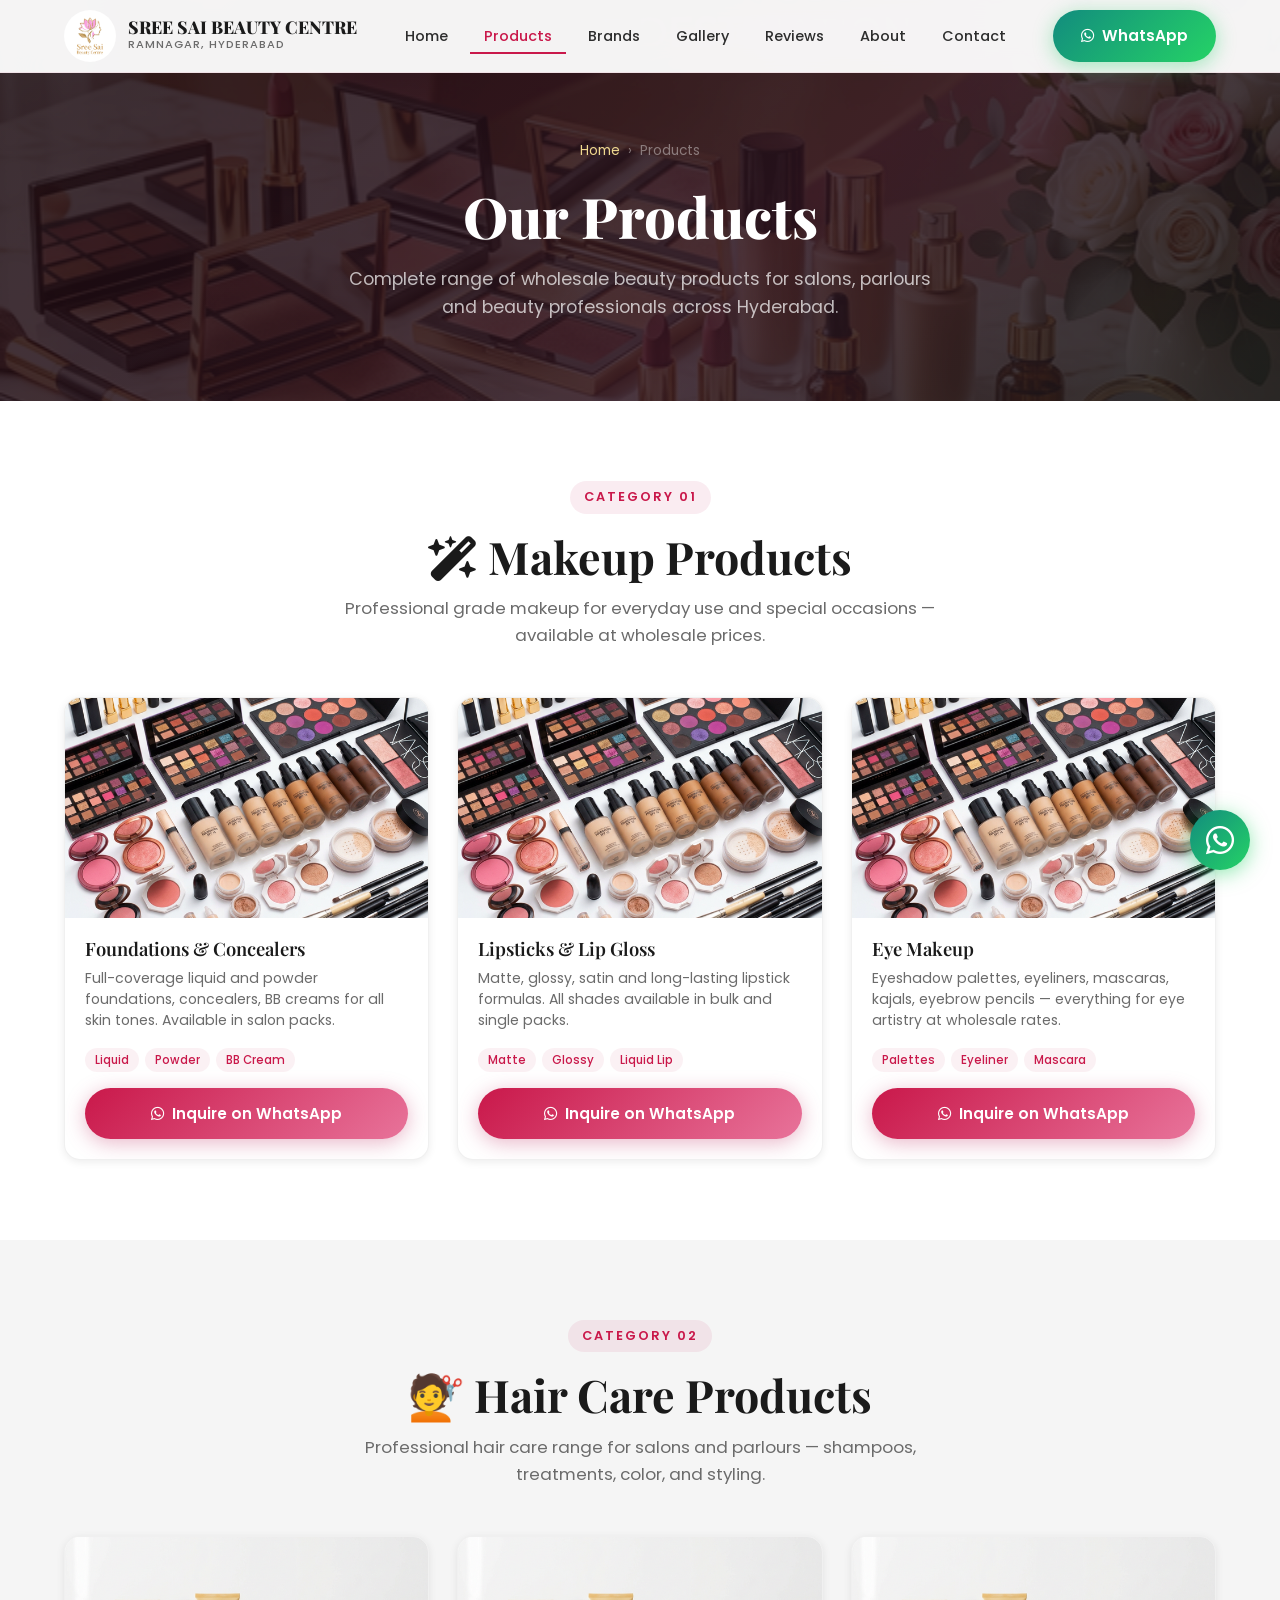
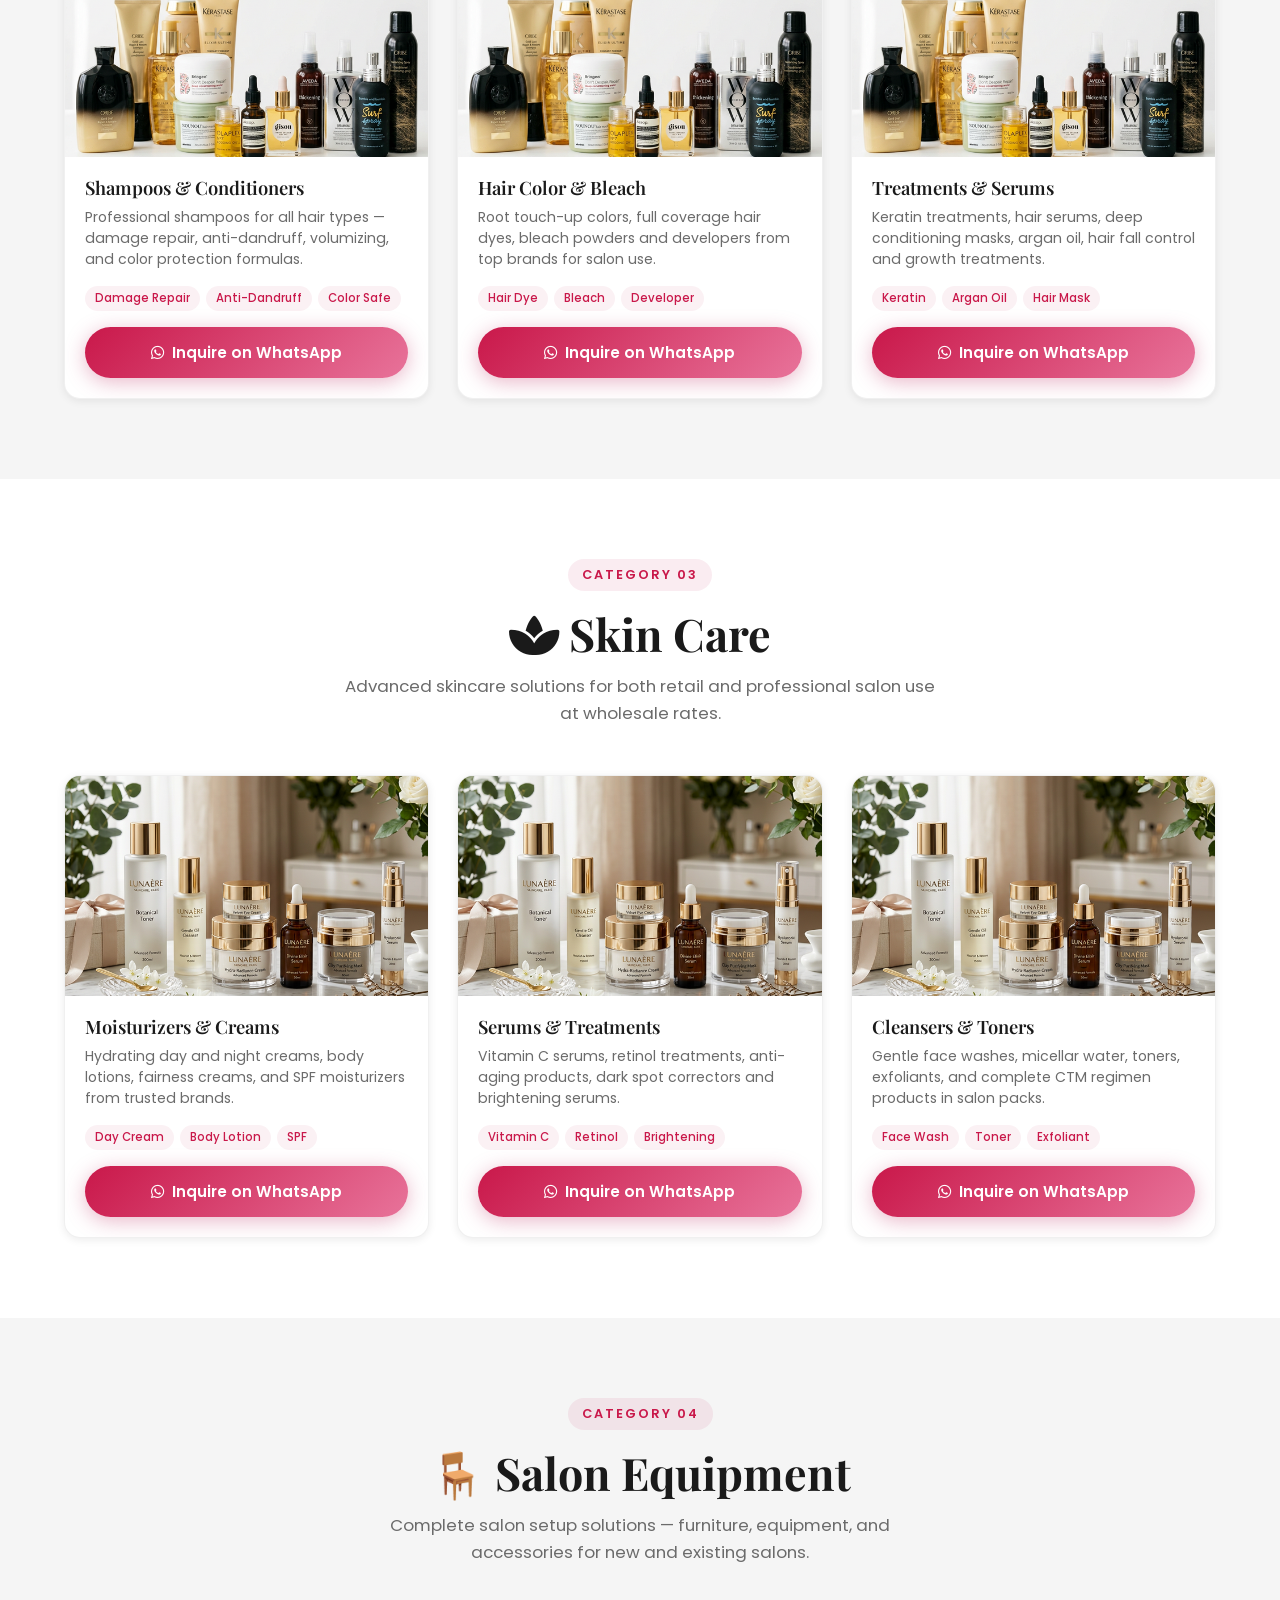
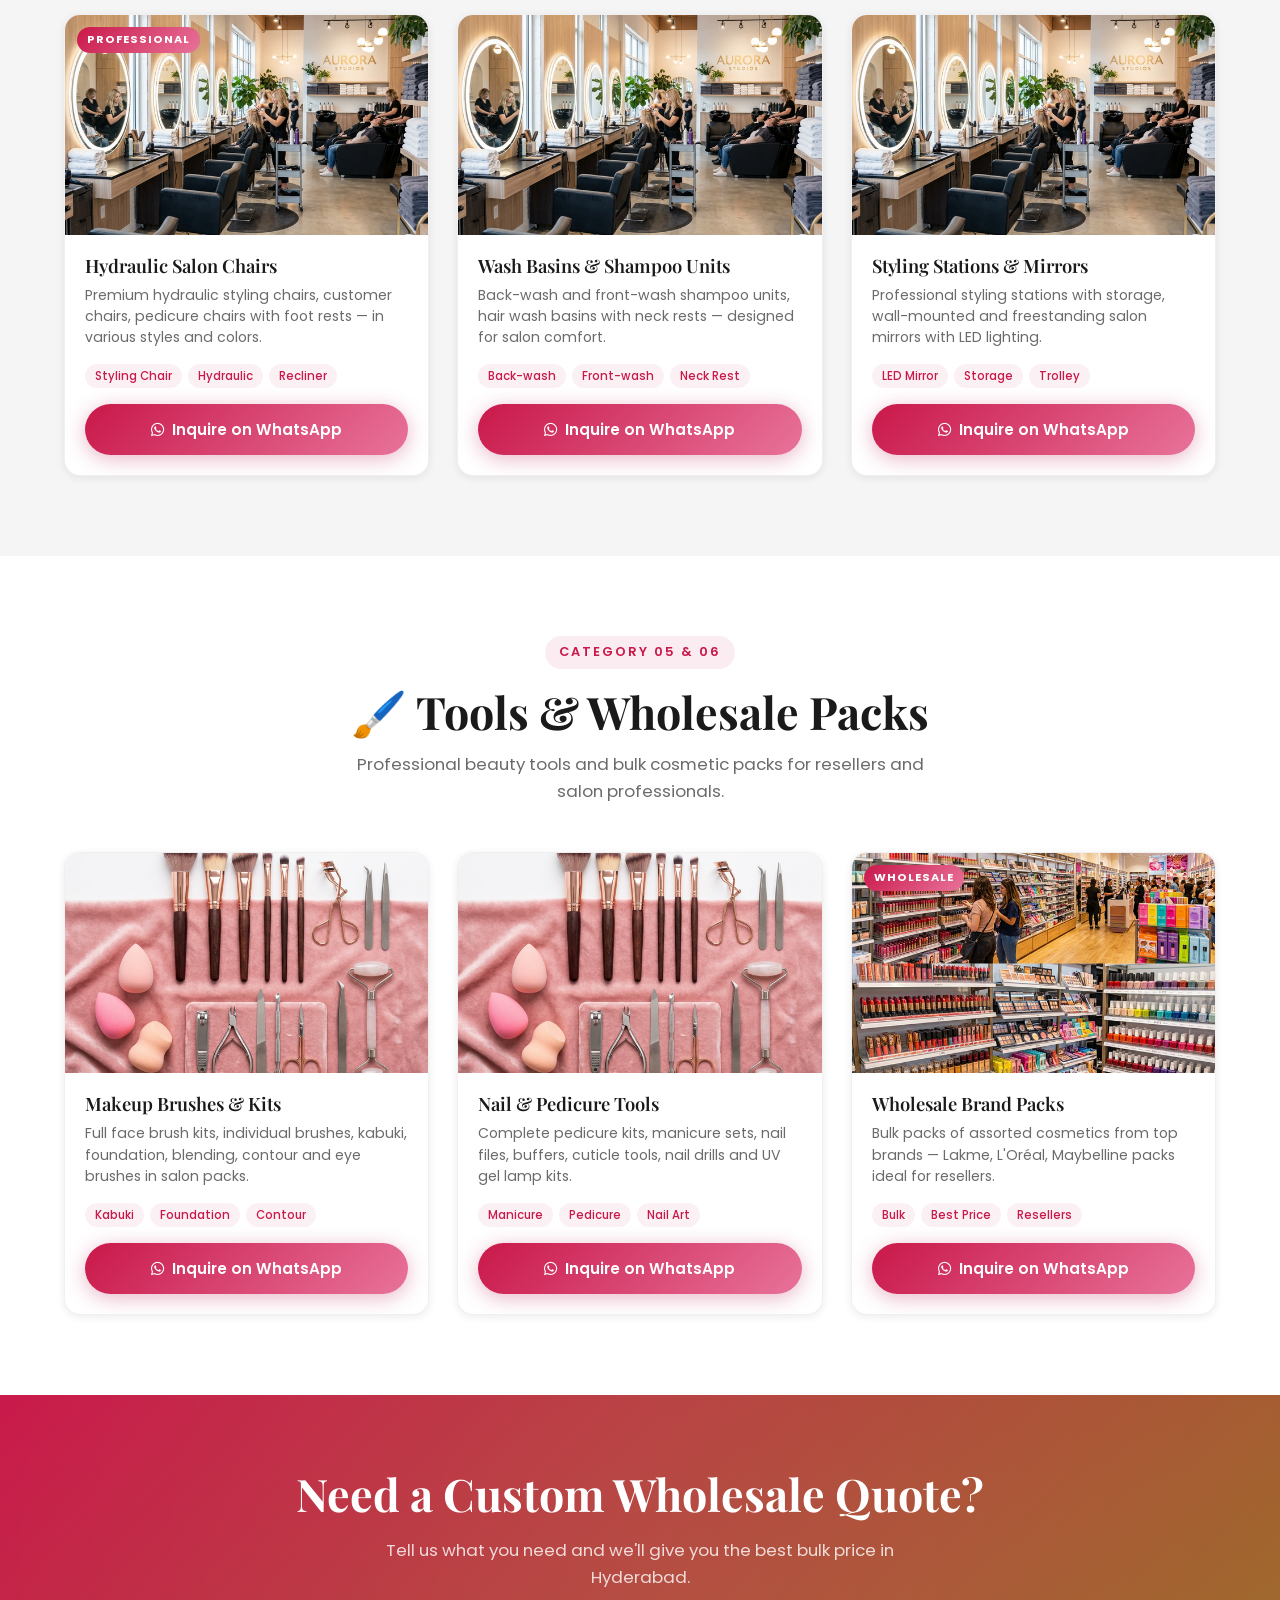
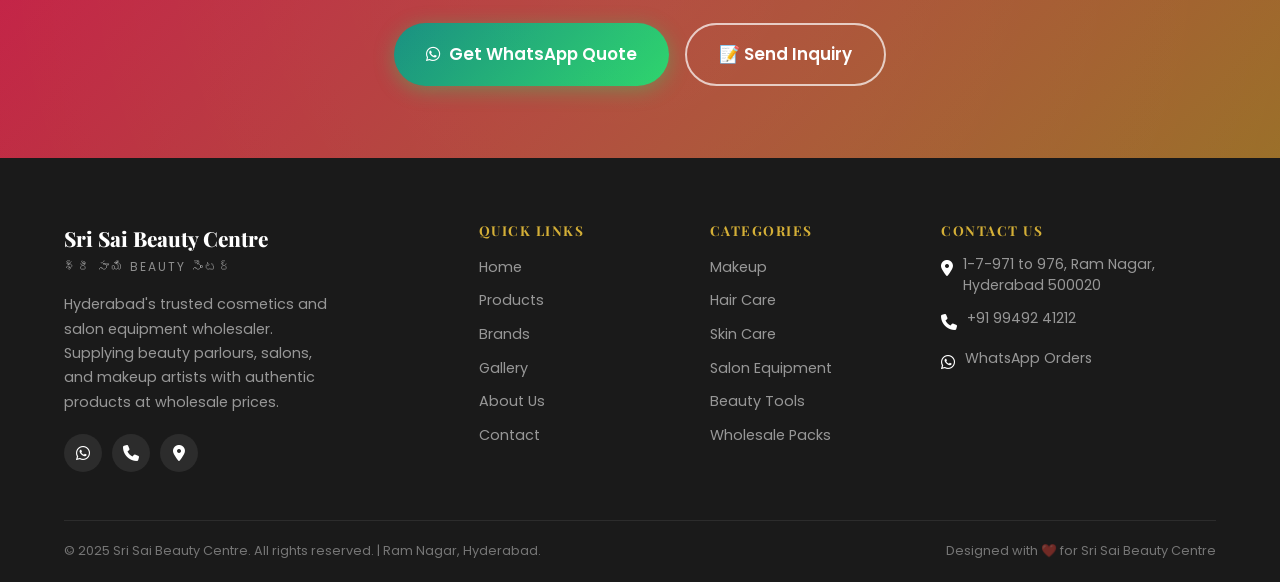
<file: products.html>
<!DOCTYPE html>
<html lang="en">
<head>
  <meta charset="UTF-8" />
  <meta name="viewport" content="width=device-width, initial-scale=1.0" />
  <title>Products – Sri Sai Beauty Centre | Wholesale Cosmetics Hyderabad</title>
  <meta name="description" content="Browse our full range of wholesale beauty products — makeup, hair care, skincare, salon equipment, professional beauty tools and cosmetic brand packs. Best prices in Hyderabad." />
  <link rel="stylesheet" href="css/style.css" />
  <link rel="icon" href="logo/ssbc_logo.jpg" />
  <link rel="stylesheet" href="https://cdnjs.cloudflare.com/ajax/libs/font-awesome/6.4.0/css/all.min.css" />
    <link href="https://unpkg.com/aos@2.3.1/dist/aos.css" rel="stylesheet" />
  </head>
<body>

<!-- NAVBAR -->
<nav class="navbar" id="navbar">
  <div class="container">
    <div class="nav-inner">
      <a href="https://sreesaibeautycentre.vercel.app" class="nav-logo">
        <img src="logo/ssbc_logo.jpg" alt="Sri Sai Beauty Centre Logo" class="logo-img" />
        <div class="nav-logo-text">
          <div class="logo-name">SREE SAI BEAUTY CENTRE</div>
          <div class="logo-tagline">Ramnagar, Hyderabad</div>
        </div>
      </a>
      <ul class="nav-links">
        <li><a href="https://sreesaibeautycentre.vercel.app">Home</a></li>
        <li><a href="products.html" class="active">Products</a></li>
        <li><a href="brands.html">Brands</a></li>
        <li><a href="gallery.html">Gallery</a></li>
        <li><a href="reviews.html">Reviews</a></li>
        <li><a href="about.html">About</a></li>
        <li><a href="contact.html">Contact</a></li>
      </ul>
      <div class="nav-cta">
        <a href="https://wa.me/919949241212" class="btn btn-whatsapp" target="_blank"><i class="fa-brands fa-whatsapp"></i> WhatsApp</a>
      </div>
      <button class="hamburger" id="hamburger"><span></span><span></span><span></span></button>
    </div>
  </div>
</nav>
<div class="mobile-nav" id="mobileNav">
  <a href="index.html"><i class="fa-solid fa-house"></i> Home</a>
  <a href="products.html"><i class="fa-solid fa-bag-shopping"></i> Products</a>
  <a href="brands.html"><i class="fa-solid fa-tags"></i> Brands</a>
  <a href="gallery.html"><i class="fa-solid fa-camera"></i> Gallery</a>
  <a href="reviews.html"><i class="fa-solid fa-star"></i> Reviews</a>
  <a href="about.html"><i class="fa-solid fa-circle-info"></i> About Us</a>
  <a href="contact.html"><i class="fa-solid fa-phone"></i> Contact</a>
  <div class="mobile-nav-cta">
    <a href="tel:+919949241212" class="btn btn-outline" style="width:100%;justify-content:center;"><i class="fa-solid fa-phone"></i> Call Now</a>
    <a href="https://wa.me/919949241212" class="btn btn-whatsapp" style="width:100%;justify-content:center;" target="_blank"><i class="fa-brands fa-whatsapp"></i> WhatsApp Us</a>
  </div>
</div>

<!-- PAGE HERO -->
<section class="page-hero">
  <div class="container">
    <div class="breadcrumb"><a href="index.html">Home</a><span>›</span><span>Products</span></div>
    <h1>Our Products</h1>
    <p>Complete range of wholesale beauty products for salons, parlours and beauty professionals across Hyderabad.</p>
  </div>
</section>

<!-- MAKEUP -->
<section class="section products-bg" id="makeup">
  <div class="container">
    <div class="section-header text-center">
      <span class="section-label">Category 01</span>
      <h2><i class="fa-solid fa-wand-magic-sparkles"></i> Makeup Products</h2>
      <p>Professional grade makeup for everyday use and special occasions — available at wholesale prices.</p>
    </div>
    <div class="products-grid">
      <div class="product-card" data-aos="fade-up">
        <div class="product-img"><img src="images/makeup_products.png" alt="Foundations wholesale" loading="lazy" /></div>
        <div class="product-body">
          <h3>Foundations & Concealers</h3>
          <p>Full-coverage liquid and powder foundations, concealers, BB creams for all skin tones. Available in salon packs.</p>
          <div class="product-tags"><span class="product-tag">Liquid</span><span class="product-tag">Powder</span><span class="product-tag">BB Cream</span></div>
          <button class="btn btn-primary" data-wa-product="Foundations & Concealers" style="width:100%;justify-content:center;"><i class="fa-brands fa-whatsapp"></i> Inquire on WhatsApp</button>
        </div>
      </div>
      <div class="product-card" data-aos="fade-up" data-aos-delay="100">
        <div class="product-img"><img src="images/makeup_products.png" alt="Lipsticks wholesale Hyderabad" loading="lazy" /></div>
        <div class="product-body">
          <h3>Lipsticks & Lip Gloss</h3>
          <p>Matte, glossy, satin and long-lasting lipstick formulas. All shades available in bulk and single packs.</p>
          <div class="product-tags"><span class="product-tag">Matte</span><span class="product-tag">Glossy</span><span class="product-tag">Liquid Lip</span></div>
          <button class="btn btn-primary" data-wa-product="Lipsticks & Lip Gloss" style="width:100%;justify-content:center;"><i class="fa-brands fa-whatsapp"></i> Inquire on WhatsApp</button>
        </div>
      </div>
      <div class="product-card" data-aos="fade-up" data-aos-delay="200">
        <div class="product-img"><img src="images/makeup_products.png" alt="Eye makeup" loading="lazy" /></div>
        <div class="product-body">
          <h3>Eye Makeup</h3>
          <p>Eyeshadow palettes, eyeliners, mascaras, kajals, eyebrow pencils — everything for eye artistry at wholesale rates.</p>
          <div class="product-tags"><span class="product-tag">Palettes</span><span class="product-tag">Eyeliner</span><span class="product-tag">Mascara</span></div>
          <button class="btn btn-primary" data-wa-product="Eye Makeup Products" style="width:100%;justify-content:center;"><i class="fa-brands fa-whatsapp"></i> Inquire on WhatsApp</button>
        </div>
      </div>
    </div>
  </div>
</section>

<!-- HAIR CARE -->
<section class="section" id="haircare" style="background:var(--light-gray);">
  <div class="container">
    <div class="section-header text-center">
      <span class="section-label">Category 02</span>
      <h2>💇 Hair Care Products</h2>
      <p>Professional hair care range for salons and parlours — shampoos, treatments, color, and styling.</p>
    </div>
    <div class="products-grid">
      <div class="product-card" data-aos="fade-up">
        <div class="product-img"><img src="images/haircare_products.png" alt="Shampoo and conditioners" loading="lazy" /></div>
        <div class="product-body">
          <h3>Shampoos & Conditioners</h3>
          <p>Professional shampoos for all hair types — damage repair, anti-dandruff, volumizing, and color protection formulas.</p>
          <div class="product-tags"><span class="product-tag">Damage Repair</span><span class="product-tag">Anti-Dandruff</span><span class="product-tag">Color Safe</span></div>
          <button class="btn btn-primary" data-wa-product="Shampoos & Conditioners" style="width:100%;justify-content:center;"><i class="fa-brands fa-whatsapp"></i> Inquire on WhatsApp</button>
        </div>
      </div>
      <div class="product-card" data-aos="fade-up" data-aos-delay="100">
        <div class="product-img"><img src="images/haircare_products.png" alt="Hair color products" loading="lazy" /></div>
        <div class="product-body">
          <h3>Hair Color & Bleach</h3>
          <p>Root touch-up colors, full coverage hair dyes, bleach powders and developers from top brands for salon use.</p>
          <div class="product-tags"><span class="product-tag">Hair Dye</span><span class="product-tag">Bleach</span><span class="product-tag">Developer</span></div>
          <button class="btn btn-primary" data-wa-product="Hair Color & Bleach" style="width:100%;justify-content:center;"><i class="fa-brands fa-whatsapp"></i> Inquire on WhatsApp</button>
        </div>
      </div>
      <div class="product-card" data-aos="fade-up" data-aos-delay="200">
        <div class="product-img"><img src="images/haircare_products.png" alt="Hair treatment products" loading="lazy" /></div>
        <div class="product-body">
          <h3>Treatments & Serums</h3>
          <p>Keratin treatments, hair serums, deep conditioning masks, argan oil, hair fall control and growth treatments.</p>
          <div class="product-tags"><span class="product-tag">Keratin</span><span class="product-tag">Argan Oil</span><span class="product-tag">Hair Mask</span></div>
          <button class="btn btn-primary" data-wa-product="Hair Treatments & Serums" style="width:100%;justify-content:center;"><i class="fa-brands fa-whatsapp"></i> Inquire on WhatsApp</button>
        </div>
      </div>
    </div>
  </div>
</section>

<!-- SKIN CARE -->
<section class="section products-bg" id="skincare">
  <div class="container">
    <div class="section-header text-center">
      <span class="section-label">Category 03</span>
      <h2><i class="fa-solid fa-spa"></i> Skin Care</h2>
      <p>Advanced skincare solutions for both retail and professional salon use at wholesale rates.</p>
    </div>
    <div class="products-grid">
      <div class="product-card" data-aos="fade-up">
        <div class="product-img"><img src="images/skincare_products.png" alt="Moisturizers and creams" loading="lazy" /></div>
        <div class="product-body">
          <h3>Moisturizers & Creams</h3>
          <p>Hydrating day and night creams, body lotions, fairness creams, and SPF moisturizers from trusted brands.</p>
          <div class="product-tags"><span class="product-tag">Day Cream</span><span class="product-tag">Body Lotion</span><span class="product-tag">SPF</span></div>
          <button class="btn btn-primary" data-wa-product="Moisturizers & Creams" style="width:100%;justify-content:center;"><i class="fa-brands fa-whatsapp"></i> Inquire on WhatsApp</button>
        </div>
      </div>
      <div class="product-card" data-aos="fade-up" data-aos-delay="100">
        <div class="product-img"><img src="images/skincare_products.png" alt="Facial serums" loading="lazy" /></div>
        <div class="product-body">
          <h3>Serums & Treatments</h3>
          <p>Vitamin C serums, retinol treatments, anti-aging products, dark spot correctors and brightening serums.</p>
          <div class="product-tags"><span class="product-tag">Vitamin C</span><span class="product-tag">Retinol</span><span class="product-tag">Brightening</span></div>
          <button class="btn btn-primary" data-wa-product="Skin Serums & Treatments" style="width:100%;justify-content:center;"><i class="fa-brands fa-whatsapp"></i> Inquire on WhatsApp</button>
        </div>
      </div>
      <div class="product-card" data-aos="fade-up" data-aos-delay="200">
        <div class="product-img"><img src="images/skincare_products.png" alt="Cleansers and toners" loading="lazy" /></div>
        <div class="product-body">
          <h3>Cleansers & Toners</h3>
          <p>Gentle face washes, micellar water, toners, exfoliants, and complete CTM regimen products in salon packs.</p>
          <div class="product-tags"><span class="product-tag">Face Wash</span><span class="product-tag">Toner</span><span class="product-tag">Exfoliant</span></div>
          <button class="btn btn-primary" data-wa-product="Cleansers & Toners" style="width:100%;justify-content:center;"><i class="fa-brands fa-whatsapp"></i> Inquire on WhatsApp</button>
        </div>
      </div>
    </div>
  </div>
</section>

<!-- SALON EQUIPMENT -->
<section class="section" id="salon" style="background:var(--light-gray);">
  <div class="container">
    <div class="section-header text-center">
      <span class="section-label">Category 04</span>
      <h2>🪑 Salon Equipment</h2>
      <p>Complete salon setup solutions — furniture, equipment, and accessories for new and existing salons.</p>
    </div>
    <div class="products-grid">
      <div class="product-card" data-aos="fade-up">
        <div class="product-img"><img src="images/salon_equipment.png" alt="Salon chairs" loading="lazy" /><span class="product-category-badge">Professional</span></div>
        <div class="product-body">
          <h3>Hydraulic Salon Chairs</h3>
          <p>Premium hydraulic styling chairs, customer chairs, pedicure chairs with foot rests — in various styles and colors.</p>
          <div class="product-tags"><span class="product-tag">Styling Chair</span><span class="product-tag">Hydraulic</span><span class="product-tag">Recliner</span></div>
          <button class="btn btn-primary" data-wa-product="Hydraulic Salon Chairs" style="width:100%;justify-content:center;"><i class="fa-brands fa-whatsapp"></i> Inquire on WhatsApp</button>
        </div>
      </div>
      <div class="product-card" data-aos="fade-up" data-aos-delay="100">
        <div class="product-img"><img src="images/salon_equipment.png" alt="Hair wash basin" loading="lazy" /></div>
        <div class="product-body">
          <h3>Wash Basins & Shampoo Units</h3>
          <p>Back-wash and front-wash shampoo units, hair wash basins with neck rests — designed for salon comfort.</p>
          <div class="product-tags"><span class="product-tag">Back-wash</span><span class="product-tag">Front-wash</span><span class="product-tag">Neck Rest</span></div>
          <button class="btn btn-primary" data-wa-product="Wash Basins & Shampoo Units" style="width:100%;justify-content:center;"><i class="fa-brands fa-whatsapp"></i> Inquire on WhatsApp</button>
        </div>
      </div>
      <div class="product-card" data-aos="fade-up" data-aos-delay="200">
        <div class="product-img"><img src="images/salon_equipment.png" alt="Salon mirrors and stations" loading="lazy" /></div>
        <div class="product-body">
          <h3>Styling Stations & Mirrors</h3>
          <p>Professional styling stations with storage, wall-mounted and freestanding salon mirrors with LED lighting.</p>
          <div class="product-tags"><span class="product-tag">LED Mirror</span><span class="product-tag">Storage</span><span class="product-tag">Trolley</span></div>
          <button class="btn btn-primary" data-wa-product="Styling Stations & Mirrors" style="width:100%;justify-content:center;"><i class="fa-brands fa-whatsapp"></i> Inquire on WhatsApp</button>
        </div>
      </div>
    </div>
  </div>
</section>

<!-- TOOLS + WHOLESALE -->
<section class="section products-bg" id="tools">
  <div class="container">
    <div class="section-header text-center">
      <span class="section-label">Category 05 & 06</span>
      <h2>🖌️ Tools & Wholesale Packs</h2>
      <p>Professional beauty tools and bulk cosmetic packs for resellers and salon professionals.</p>
    </div>
    <div class="products-grid">
      <div class="product-card" data-aos="fade-up">
        <div class="product-img"><img src="images/beauty_tools.png" alt="Professional makeup brushes" loading="lazy" /></div>
        <div class="product-body">
          <h3>Makeup Brushes & Kits</h3>
          <p>Full face brush kits, individual brushes, kabuki, foundation, blending, contour and eye brushes in salon packs.</p>
          <div class="product-tags"><span class="product-tag">Kabuki</span><span class="product-tag">Foundation</span><span class="product-tag">Contour</span></div>
          <button class="btn btn-primary" data-wa-product="Makeup Brushes & Kits" style="width:100%;justify-content:center;"><i class="fa-brands fa-whatsapp"></i> Inquire on WhatsApp</button>
        </div>
      </div>
      <div class="product-card" data-aos="fade-up" data-aos-delay="100">
        <div class="product-img"><img src="images/beauty_tools.png" alt="Manicure pedicure tools" loading="lazy" /></div>
        <div class="product-body">
          <h3>Nail & Pedicure Tools</h3>
          <p>Complete pedicure kits, manicure sets, nail files, buffers, cuticle tools, nail drills and UV gel lamp kits.</p>
          <div class="product-tags"><span class="product-tag">Manicure</span><span class="product-tag">Pedicure</span><span class="product-tag">Nail Art</span></div>
          <button class="btn btn-primary" data-wa-product="Nail & Pedicure Tools" style="width:100%;justify-content:center;"><i class="fa-brands fa-whatsapp"></i> Inquire on WhatsApp</button>
        </div>
      </div>
      <div class="product-card" data-aos="fade-up" data-aos-delay="200" id="wholesale">
        <div class="product-img"><img src="images/gallery_products.png" alt="Wholesale cosmetic packs" loading="lazy" /><span class="product-category-badge">Wholesale</span></div>
        <div class="product-body">
          <h3>Wholesale Brand Packs</h3>
          <p>Bulk packs of assorted cosmetics from top brands — Lakme, L'Oréal, Maybelline packs ideal for resellers.</p>
          <div class="product-tags"><span class="product-tag">Bulk</span><span class="product-tag">Best Price</span><span class="product-tag">Resellers</span></div>
          <button class="btn btn-primary" data-wa-product="Wholesale Cosmetic Brand Packs" style="width:100%;justify-content:center;"><i class="fa-brands fa-whatsapp"></i> Inquire on WhatsApp</button>
        </div>
      </div>
    </div>
  </div>
</section>

<!-- CTA -->
<section class="cta-banner">
  <div class="container">
    <h2>Need a Custom Wholesale Quote?</h2>
    <p>Tell us what you need and we'll give you the best bulk price in Hyderabad.</p>
    <div class="cta-actions">
      <a href="https://wa.me/919949241212?text=Hello!%20I%20need%20a%20wholesale%20quote%20for%20beauty%20products." class="btn btn-whatsapp" style="font-size:1.05rem;padding:16px 32px;" target="_blank"><i class="fa-brands fa-whatsapp"></i> Get WhatsApp Quote</a>
      <a href="contact.html" class="btn btn-outline-white" style="font-size:1.05rem;padding:16px 32px;">📝 Send Inquiry</a>
    </div>
  </div>
</section>

<!-- FOOTER -->
<footer class="footer">
  <div class="container">
    <div class="footer-grid">
      <div class="footer-brand">
        <div class="logo-name">Sri Sai Beauty Centre</div>
        <div class="logo-tagline">శ్రీ సాయి Beauty సెంటర్</div>
        <p>Hyderabad's trusted cosmetics and salon equipment wholesaler. Supplying beauty parlours, salons, and makeup artists with authentic products at wholesale prices.</p>
        <div class="footer-social">
          <a href="https://wa.me/919949241212" class="social-btn" target="_blank"><i class="fa-brands fa-whatsapp"></i></a>
          <a href="tel:+919949241212" class="social-btn"><i class="fa-solid fa-phone"></i></a>
          <a href="https://maps.google.com/?q=Sree+Sai+Beauty+Centre+Ram+Nagar+Hyderabad" class="social-btn" target="_blank"><i class="fa-solid fa-location-dot"></i></a>
        </div>
      </div>
      <div class="footer-col">
        <h5>Quick Links</h5>
        <ul class="footer-links">
          <li><a href="index.html">Home</a></li>
          <li><a href="products.html">Products</a></li>
          <li><a href="brands.html">Brands</a></li>
          <li><a href="gallery.html">Gallery</a></li>
          <li><a href="about.html">About Us</a></li>
          <li><a href="contact.html">Contact</a></li>
        </ul>
      </div>
      <div class="footer-col">
        <h5>Categories</h5>
        <ul class="footer-links">
          <li><a href="#makeup">Makeup</a></li>
          <li><a href="#haircare">Hair Care</a></li>
          <li><a href="#skincare">Skin Care</a></li>
          <li><a href="#salon">Salon Equipment</a></li>
          <li><a href="#tools">Beauty Tools</a></li>
          <li><a href="#wholesale">Wholesale Packs</a></li>
        </ul>
      </div>
      <div class="footer-col">
        <h5>Contact Us</h5>
        <ul class="footer-contact-list">
          <li class="footer-contact-item"><span><i class="fa-solid fa-location-dot"></i></span><p>1-7-971 to 976, Ram Nagar, Hyderabad 500020</p></li>
          <li class="footer-contact-item"><span><i class="fa-solid fa-phone"></i></span><a href="tel:+919949241212">+91 99492 41212</a></li>
          <li class="footer-contact-item"><span><i class="fa-brands fa-whatsapp"></i></span><a href="https://wa.me/919949241212" target="_blank">WhatsApp Orders</a></li>
        </ul>
      </div>
    </div>
    <div class="footer-bottom">
      <p>© 2025 Sri Sai Beauty Centre. All rights reserved. | Ram Nagar, Hyderabad.</p>
      <p>Designed with ❤️ for Sri Sai Beauty Centre</p>
    </div>
  </div>
</footer>

<div class="whatsapp-float">
  <span class="whatsapp-tooltip">Order on WhatsApp</span>
  <a href="https://wa.me/919949241212?text=Hello!%20I%20am%20interested%20in%20your%20products." class="whatsapp-float-btn" target="_blank" aria-label="WhatsApp">
    <i class="fa-brands fa-whatsapp" style="font-size: 32px; color: white;"></i>
  </a>
</div>

<script src="https://unpkg.com/aos@2.3.1/dist/aos.js"></script>
    <script src="js/main.js"></script>
  </body>
</html>
</file>
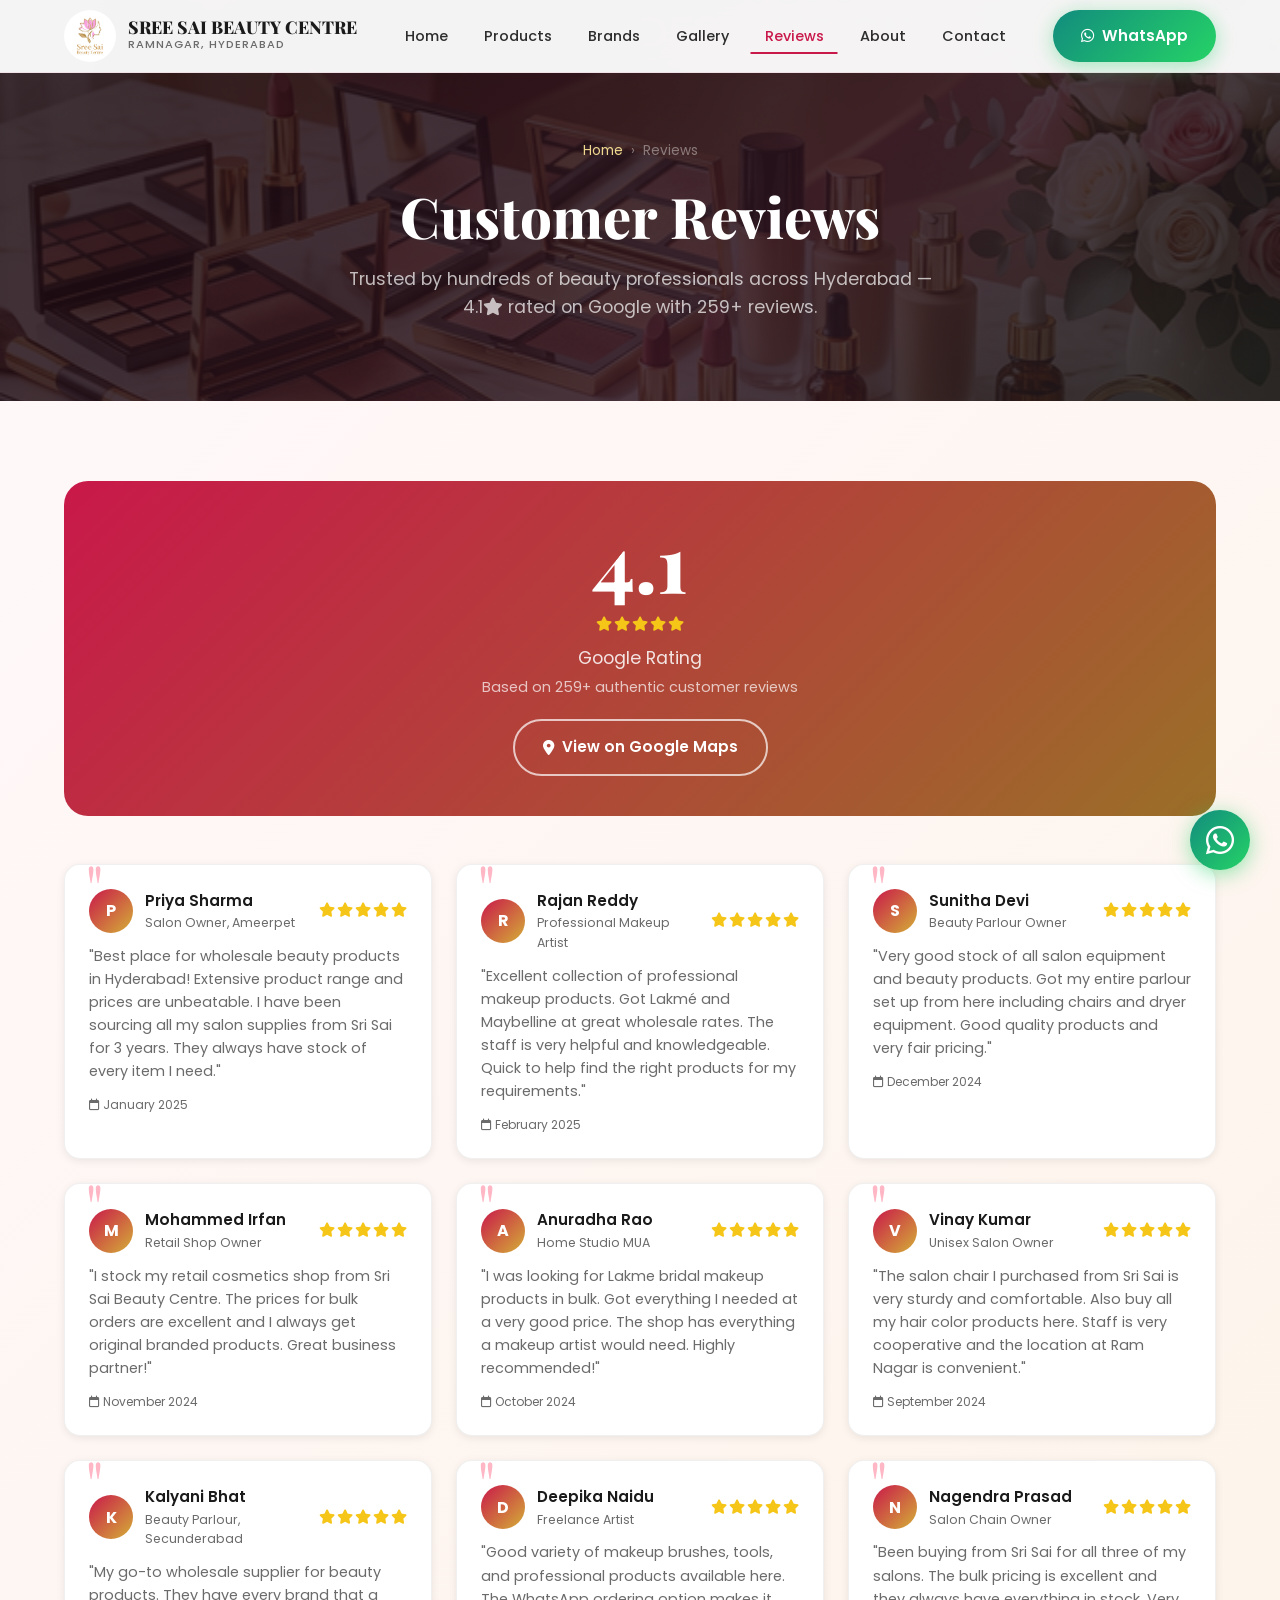
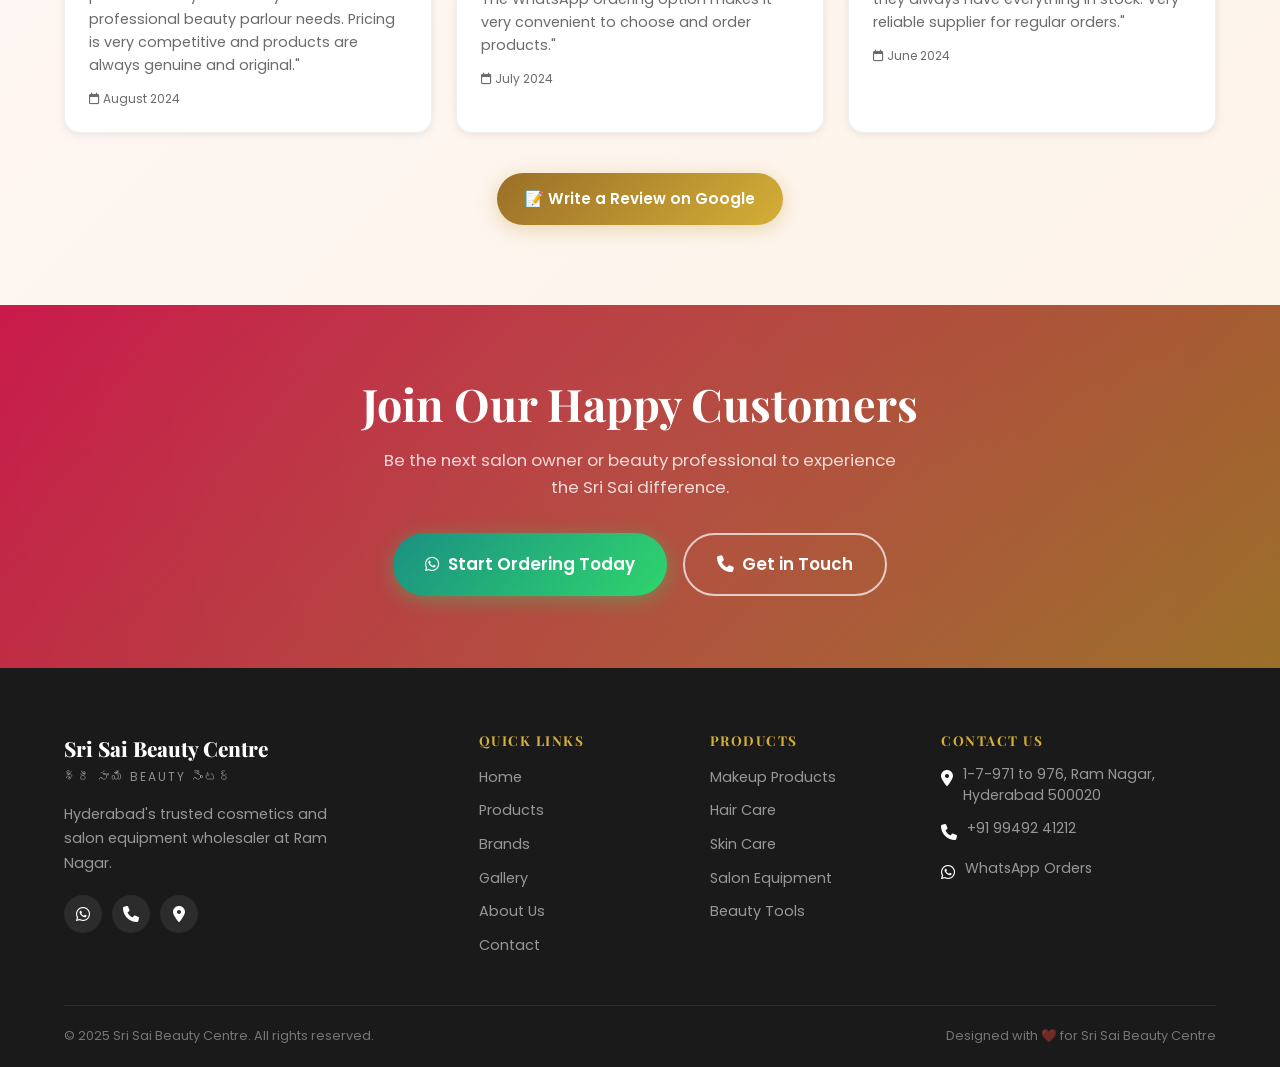
<file: reviews.html>
<!DOCTYPE html>
<html lang="en">
<head>
  <meta charset="UTF-8" />
  <meta name="viewport" content="width=device-width, initial-scale=1.0" />
  <title>Reviews – Sri Sai Beauty Centre | 4.1<i class="fa-solid fa-star"></i> Google Rated Cosmetics Wholesaler Hyderabad</title>
  <meta name="description" content="Read customer reviews for Sri Sai Beauty Centre — 4.1 stars from 259+ Google reviews. Trusted by hundreds of salon owners and beauty professionals in Hyderabad." />
  <link rel="stylesheet" href="css/style.css" />
  <link rel="icon" href="logo/ssbc_logo.jpg" />
  <link rel="stylesheet" href="https://cdnjs.cloudflare.com/ajax/libs/font-awesome/6.4.0/css/all.min.css" />
    <link href="https://unpkg.com/aos@2.3.1/dist/aos.css" rel="stylesheet" />
  </head>
<body>

<!-- NAVBAR -->
<nav class="navbar" id="navbar">
  <div class="container">
    <div class="nav-inner">
      <a href="https://sreesaibeautycentre.vercel.app" class="nav-logo">
        <img src="logo/ssbc_logo.jpg" alt="Sri Sai Beauty Centre Logo" class="logo-img" />
        <div class="nav-logo-text">
          <div class="logo-name">SREE SAI BEAUTY CENTRE</div>
          <div class="logo-tagline">Ramnagar, Hyderabad</div>
        </div>
      </a>
      <ul class="nav-links">
        <li><a href="https://sreesaibeautycentre.vercel.app">Home</a></li>
        <li><a href="products.html">Products</a></li>
        <li><a href="brands.html">Brands</a></li>
        <li><a href="gallery.html">Gallery</a></li>
        <li><a href="reviews.html" class="active">Reviews</a></li>
        <li><a href="about.html">About</a></li>
        <li><a href="contact.html">Contact</a></li>
      </ul>
      <div class="nav-cta">
        <a href="https://wa.me/919949241212" class="btn btn-whatsapp" target="_blank"><i class="fa-brands fa-whatsapp"></i> WhatsApp</a>
      </div>
      <button class="hamburger" id="hamburger"><span></span><span></span><span></span></button>
    </div>
  </div>
</nav>
<div class="mobile-nav" id="mobileNav">
  <a href="index.html"><i class="fa-solid fa-house"></i> Home</a>
  <a href="products.html"><i class="fa-solid fa-bag-shopping"></i> Products</a>
  <a href="brands.html"><i class="fa-solid fa-tags"></i> Brands</a>
  <a href="gallery.html"><i class="fa-solid fa-camera"></i> Gallery</a>
  <a href="reviews.html"><i class="fa-solid fa-star"></i> Reviews</a>
  <a href="about.html"><i class="fa-solid fa-circle-info"></i> About Us</a>
  <a href="contact.html"><i class="fa-solid fa-phone"></i> Contact</a>
  <div class="mobile-nav-cta">
    <a href="tel:+919949241212" class="btn btn-outline" style="width:100%;justify-content:center;"><i class="fa-solid fa-phone"></i> Call Now</a>
    <a href="https://wa.me/919949241212" class="btn btn-whatsapp" style="width:100%;justify-content:center;" target="_blank"><i class="fa-brands fa-whatsapp"></i> WhatsApp Us</a>
  </div>
</div>

<!-- PAGE HERO -->
<section class="page-hero">
  <div class="container">
    <div class="breadcrumb"><a href="index.html">Home</a><span>›</span><span>Reviews</span></div>
    <h1>Customer Reviews</h1>
    <p>Trusted by hundreds of beauty professionals across Hyderabad — 4.1<i class="fa-solid fa-star"></i> rated on Google with 259+ reviews.</p>
  </div>
</section>

<!-- RATING OVERVIEW -->
<section class="section reviews-bg">
  <div class="container">
    <div class="rating-hero">
      <div class="rating-num">4.1</div>
      <div class="stars" style="justify-content:center;font-size:1.8rem;margin:12px 0 8px;">
        <span><i class="fa-solid fa-star"></i></span><span><i class="fa-solid fa-star"></i></span><span><i class="fa-solid fa-star"></i></span><span><i class="fa-solid fa-star"></i></span><span><i class="fa-solid fa-star"></i></span>
      </div>
      <div class="rating-label" style="font-size:1.1rem;">Google Rating</div>
      <div class="rating-count">Based on 259+ authentic customer reviews</div>
      <a href="https://www.google.com/maps/search/Sree+Sai+Beauty+Centre+Hyderabad" class="btn btn-outline-white" style="margin-top:20px;" target="_blank" rel="noopener"><i class="fa-solid fa-location-dot"></i> View on Google Maps</a>
    </div>

    <!-- REVIEWS GRID - 9 reviews -->
    <div class="reviews-grid">

      <div class="review-card" data-aos="fade-up">
        <div class="reviewer-info">
          <div class="reviewer-avatar">P</div>
          <div><div class="reviewer-name">Priya Sharma</div><div class="reviewer-type">Salon Owner, Ameerpet</div></div>
          <div class="stars" style="margin-left:auto;"><span><i class="fa-solid fa-star"></i></span><span><i class="fa-solid fa-star"></i></span><span><i class="fa-solid fa-star"></i></span><span><i class="fa-solid fa-star"></i></span><span><i class="fa-solid fa-star"></i></span></div>
        </div>
        <p class="review-text">"Best place for wholesale beauty products in Hyderabad! Extensive product range and prices are unbeatable. I have been sourcing all my salon supplies from Sri Sai for 3 years. They always have stock of every item I need."</p>
        <div class="review-date"><i class="fa-regular fa-calendar"></i> January 2025</div>
      </div>

      <div class="review-card" data-aos="fade-up" data-aos-delay="100">
        <div class="reviewer-info">
          <div class="reviewer-avatar">R</div>
          <div><div class="reviewer-name">Rajan Reddy</div><div class="reviewer-type">Professional Makeup Artist</div></div>
          <div class="stars" style="margin-left:auto;"><span><i class="fa-solid fa-star"></i></span><span><i class="fa-solid fa-star"></i></span><span><i class="fa-solid fa-star"></i></span><span><i class="fa-solid fa-star"></i></span><span><i class="fa-solid fa-star"></i></span></div>
        </div>
        <p class="review-text">"Excellent collection of professional makeup products. Got Lakmé and Maybelline at great wholesale rates. The staff is very helpful and knowledgeable. Quick to help find the right products for my requirements."</p>
        <div class="review-date"><i class="fa-regular fa-calendar"></i> February 2025</div>
      </div>

      <div class="review-card" data-aos="fade-up" data-aos-delay="200">
        <div class="reviewer-info">
          <div class="reviewer-avatar">S</div>
          <div><div class="reviewer-name">Sunitha Devi</div><div class="reviewer-type">Beauty Parlour Owner</div></div>
          <div class="stars" style="margin-left:auto;"><span><i class="fa-solid fa-star"></i></span><span><i class="fa-solid fa-star"></i></span><span><i class="fa-solid fa-star"></i></span><span><i class="fa-solid fa-star"></i></span><span><i class="fa-solid fa-star"></i></span></div>
        </div>
        <p class="review-text">"Very good stock of all salon equipment and beauty products. Got my entire parlour set up from here including chairs and dryer equipment. Good quality products and very fair pricing."</p>
        <div class="review-date"><i class="fa-regular fa-calendar"></i> December 2024</div>
      </div>

      <div class="review-card" data-aos="fade-up">
        <div class="reviewer-info">
          <div class="reviewer-avatar">M</div>
          <div><div class="reviewer-name">Mohammed Irfan</div><div class="reviewer-type">Retail Shop Owner</div></div>
          <div class="stars" style="margin-left:auto;"><span><i class="fa-solid fa-star"></i></span><span><i class="fa-solid fa-star"></i></span><span><i class="fa-solid fa-star"></i></span><span><i class="fa-solid fa-star"></i></span><span><i class="fa-solid fa-star"></i></span></div>
        </div>
        <p class="review-text">"I stock my retail cosmetics shop from Sri Sai Beauty Centre. The prices for bulk orders are excellent and I always get original branded products. Great business partner!"</p>
        <div class="review-date"><i class="fa-regular fa-calendar"></i> November 2024</div>
      </div>

      <div class="review-card" data-aos="fade-up" data-aos-delay="100">
        <div class="reviewer-info">
          <div class="reviewer-avatar">A</div>
          <div><div class="reviewer-name">Anuradha Rao</div><div class="reviewer-type">Home Studio MUA</div></div>
          <div class="stars" style="margin-left:auto;"><span><i class="fa-solid fa-star"></i></span><span><i class="fa-solid fa-star"></i></span><span><i class="fa-solid fa-star"></i></span><span><i class="fa-solid fa-star"></i></span><span><i class="fa-solid fa-star"></i></span></div>
        </div>
        <p class="review-text">"I was looking for Lakme bridal makeup products in bulk. Got everything I needed at a very good price. The shop has everything a makeup artist would need. Highly recommended!"</p>
        <div class="review-date"><i class="fa-regular fa-calendar"></i> October 2024</div>
      </div>

      <div class="review-card" data-aos="fade-up" data-aos-delay="200">
        <div class="reviewer-info">
          <div class="reviewer-avatar">V</div>
          <div><div class="reviewer-name">Vinay Kumar</div><div class="reviewer-type">Unisex Salon Owner</div></div>
          <div class="stars" style="margin-left:auto;"><span><i class="fa-solid fa-star"></i></span><span><i class="fa-solid fa-star"></i></span><span><i class="fa-solid fa-star"></i></span><span><i class="fa-solid fa-star"></i></span><span><i class="fa-solid fa-star"></i></span></div>
        </div>
        <p class="review-text">"The salon chair I purchased from Sri Sai is very sturdy and comfortable. Also buy all my hair color products here. Staff is very cooperative and the location at Ram Nagar is convenient."</p>
        <div class="review-date"><i class="fa-regular fa-calendar"></i> September 2024</div>
      </div>

      <div class="review-card" data-aos="fade-up">
        <div class="reviewer-info">
          <div class="reviewer-avatar">K</div>
          <div><div class="reviewer-name">Kalyani Bhat</div><div class="reviewer-type">Beauty Parlour, Secunderabad</div></div>
          <div class="stars" style="margin-left:auto;"><span><i class="fa-solid fa-star"></i></span><span><i class="fa-solid fa-star"></i></span><span><i class="fa-solid fa-star"></i></span><span><i class="fa-solid fa-star"></i></span><span><i class="fa-solid fa-star"></i></span></div>
        </div>
        <p class="review-text">"My go-to wholesale supplier for beauty products. They have every brand that a professional beauty parlour needs. Pricing is very competitive and products are always genuine and original."</p>
        <div class="review-date"><i class="fa-regular fa-calendar"></i> August 2024</div>
      </div>

      <div class="review-card" data-aos="fade-up" data-aos-delay="100">
        <div class="reviewer-info">
          <div class="reviewer-avatar">D</div>
          <div><div class="reviewer-name">Deepika Naidu</div><div class="reviewer-type">Freelance Artist</div></div>
          <div class="stars" style="margin-left:auto;"><span><i class="fa-solid fa-star"></i></span><span><i class="fa-solid fa-star"></i></span><span><i class="fa-solid fa-star"></i></span><span><i class="fa-solid fa-star"></i></span><span><i class="fa-solid fa-star"></i></span></div>
        </div>
        <p class="review-text">"Good variety of makeup brushes, tools, and professional products available here. The WhatsApp ordering option makes it very convenient to choose and order products."</p>
        <div class="review-date"><i class="fa-regular fa-calendar"></i> July 2024</div>
      </div>

      <div class="review-card" data-aos="fade-up" data-aos-delay="200">
        <div class="reviewer-info">
          <div class="reviewer-avatar">N</div>
          <div><div class="reviewer-name">Nagendra Prasad</div><div class="reviewer-type">Salon Chain Owner</div></div>
          <div class="stars" style="margin-left:auto;"><span><i class="fa-solid fa-star"></i></span><span><i class="fa-solid fa-star"></i></span><span><i class="fa-solid fa-star"></i></span><span><i class="fa-solid fa-star"></i></span><span><i class="fa-solid fa-star"></i></span></div>
        </div>
        <p class="review-text">"Been buying from Sri Sai for all three of my salons. The bulk pricing is excellent and they always have everything in stock. Very reliable supplier for regular orders."</p>
        <div class="review-date"><i class="fa-regular fa-calendar"></i> June 2024</div>
      </div>
    </div>

    <div class="text-center" style="margin-top:40px;">
      <a href="https://www.google.com/maps/search/Sree+Sai+Beauty+Centre+Ram+Nagar+Hyderabad" class="btn btn-gold" target="_blank" rel="noopener">📝 Write a Review on Google</a>
    </div>
  </div>
</section>

<!-- CTA -->
<section class="cta-banner">
  <div class="container">
    <h2>Join Our Happy Customers</h2>
    <p>Be the next salon owner or beauty professional to experience the Sri Sai difference.</p>
    <div class="cta-actions">
      <a href="https://wa.me/919949241212?text=Hello!%20I%20am%20interested%20in%20your%20wholesale%20products." class="btn btn-whatsapp" style="font-size:1.05rem;padding:16px 32px;" target="_blank"><i class="fa-brands fa-whatsapp"></i> Start Ordering Today</a>
      <a href="contact.html" class="btn btn-outline-white" style="font-size:1.05rem;padding:16px 32px;"><i class="fa-solid fa-phone"></i> Get in Touch</a>
    </div>
  </div>
</section>

<!-- FOOTER -->
<footer class="footer">
  <div class="container">
    <div class="footer-grid">
      <div class="footer-brand">
        <div class="logo-name">Sri Sai Beauty Centre</div>
        <div class="logo-tagline">శ్రీ సాయి Beauty సెంటర్</div>
        <p>Hyderabad's trusted cosmetics and salon equipment wholesaler at Ram Nagar.</p>
        <div class="footer-social">
          <a href="https://wa.me/919949241212" class="social-btn" target="_blank"><i class="fa-brands fa-whatsapp"></i></a>
          <a href="tel:+919949241212" class="social-btn"><i class="fa-solid fa-phone"></i></a>
          <a href="https://maps.google.com/?q=Sree+Sai+Beauty+Centre+Ram+Nagar+Hyderabad" class="social-btn" target="_blank"><i class="fa-solid fa-location-dot"></i></a>
        </div>
      </div>
      <div class="footer-col">
        <h5>Quick Links</h5>
        <ul class="footer-links">
          <li><a href="index.html">Home</a></li>
          <li><a href="products.html">Products</a></li>
          <li><a href="brands.html">Brands</a></li>
          <li><a href="gallery.html">Gallery</a></li>
          <li><a href="about.html">About Us</a></li>
          <li><a href="contact.html">Contact</a></li>
        </ul>
      </div>
      <div class="footer-col">
        <h5>Products</h5>
        <ul class="footer-links">
          <li><a href="products.html#makeup">Makeup Products</a></li>
          <li><a href="products.html#haircare">Hair Care</a></li>
          <li><a href="products.html#skincare">Skin Care</a></li>
          <li><a href="products.html#salon">Salon Equipment</a></li>
          <li><a href="products.html#tools">Beauty Tools</a></li>
        </ul>
      </div>
      <div class="footer-col">
        <h5>Contact Us</h5>
        <ul class="footer-contact-list">
          <li class="footer-contact-item"><span><i class="fa-solid fa-location-dot"></i></span><p>1-7-971 to 976, Ram Nagar, Hyderabad 500020</p></li>
          <li class="footer-contact-item"><span><i class="fa-solid fa-phone"></i></span><a href="tel:+919949241212">+91 99492 41212</a></li>
          <li class="footer-contact-item"><span><i class="fa-brands fa-whatsapp"></i></span><a href="https://wa.me/919949241212" target="_blank">WhatsApp Orders</a></li>
        </ul>
      </div>
    </div>
    <div class="footer-bottom">
      <p>© 2025 Sri Sai Beauty Centre. All rights reserved.</p>
      <p>Designed with ❤️ for Sri Sai Beauty Centre</p>
    </div>
  </div>
</footer>

<div class="whatsapp-float">
  <span class="whatsapp-tooltip">Order on WhatsApp</span>
  <a href="https://wa.me/919949241212?text=Hello!%20I%20am%20interested%20in%20your%20products." class="whatsapp-float-btn" target="_blank" aria-label="WhatsApp">
    <i class="fa-brands fa-whatsapp" style="font-size: 32px; color: white;"></i>
  </a>
</div>

<script src="https://unpkg.com/aos@2.3.1/dist/aos.js"></script>
    <script src="js/main.js"></script>
  </body>
</html>
</file>
<file: css/style.css>
/* =============================================
   Sri Sai Beauty Centre - Main Stylesheet
   ============================================= */

@import url("https://fonts.googleapis.com/css2?family=Playfair+Display:wght@400;600;700;800&family=Poppins:wght@300;400;500;600;700&display=swap");

/* ---- CSS Variables ---- */
:root {
  --pink-light: #FFF8F9;
  --pink-soft: #FFB7C5;
  --pink-mid: #e8739a;
  --pink-dark: #C9184A;
  --gold: #D4AF37;
  --gold-light: #f0d98f;
  --gold-dark: #9a6f28;
  --black: #1a1a1a;
  --dark-gray: #2d2d2d;
  --gray: #6b6b6b;
  --light-gray: #f5f5f5;
  --white: #ffffff;
  --shadow-sm: 0 2px 8px rgba(0, 0, 0, 0.08);
  --shadow-md: 0 8px 24px rgba(0, 0, 0, 0.12);
  --shadow-lg: 0 16px 48px rgba(0, 0, 0, 0.18);
  --radius-sm: 8px;
  --radius-md: 16px;
  --radius-lg: 24px;
  --transition: all 0.3s ease;
  --font-serif: "Playfair Display", Georgia, serif;
  --font-sans: "Poppins", sans-serif;
  --whatsapp: +919949241212;
}

/* ---- Reset & Base ---- */
*,
*::before,
*::after {
  box-sizing: border-box;
  margin: 0;
  padding: 0;
}

html {
  scroll-behavior: smooth;
}

body {
  font-family: var(--font-sans);
  color: var(--black);
  background: var(--pink-light);
  line-height: 1.6;
  overflow-x: hidden;
}

img {
  max-width: 100%;
  height: auto;
  display: block;
}
a {
  text-decoration: none;
  color: inherit;
  transition: var(--transition);
}
ul {
  list-style: none;
}

/* ---- Typography ---- */
h1,
h2,
h3,
h4,
h5 {
  font-family: var(--font-serif);
  line-height: 1.2;
}
h1 {
  font-size: clamp(2rem, 5vw, 3.5rem);
  font-weight: 800;
}
h2 {
  font-size: clamp(1.6rem, 3.5vw, 2.8rem);
  font-weight: 700;
}
h3 {
  font-size: clamp(1.2rem, 2.5vw, 1.8rem);
  font-weight: 600;
}
h4 {
  font-size: 1.1rem;
  font-weight: 600;
}
p {
  font-size: 1rem;
  color: var(--gray);
}

/* ---- Utility Classes ---- */
.container {
  max-width: 1200px;
  margin: 0 auto;
  padding: 0 24px;
}
.section {
  padding: 80px 0;
}
.section-sm {
  padding: 48px 0;
}
.text-center {
  text-align: center;
}
.text-gold {
  color: var(--gold);
}
.text-pink {
  color: var(--pink-dark);
}
.text-white {
  color: var(--white);
}

.section-label {
  display: inline-block;
  font-family: var(--font-sans);
  font-size: 0.8rem;
  font-weight: 600;
  letter-spacing: 2px;
  text-transform: uppercase;
  color: var(--pink-dark);
  background: rgba(201, 75, 120, 0.1);
  padding: 6px 14px;
  border-radius: 20px;
  margin-bottom: 16px;
}

.section-header {
  margin-bottom: 48px;
}
.section-header p {
  max-width: 600px;
  margin: 12px auto 0;
  font-size: 1.05rem;
}

/* ---- Buttons ---- */
.btn {
  display: inline-flex;
  align-items: center;
  gap: 8px;
  padding: 14px 28px;
  border-radius: 50px;
  font-family: var(--font-sans);
  font-weight: 600;
  font-size: 0.95rem;
  cursor: pointer;
  border: none;
  transition: var(--transition);
  text-decoration: none;
}

.btn-primary {
  background: linear-gradient(135deg, var(--pink-dark), var(--pink-mid));
  color: var(--white);
  box-shadow: 0 4px 20px rgba(201, 75, 120, 0.4);
}
.btn-primary:hover {
  transform: translateY(-2px);
  box-shadow: 0 8px 28px rgba(201, 75, 120, 0.5);
}

.btn-gold {
  background: linear-gradient(135deg, var(--gold-dark), var(--gold));
  color: var(--white);
  box-shadow: 0 4px 20px rgba(201, 168, 76, 0.4);
}
.btn-gold:hover {
  transform: translateY(-2px);
  box-shadow: 0 8px 28px rgba(201, 168, 76, 0.5);
}

.btn-whatsapp {
  background: linear-gradient(135deg, #128c7e, #25d366);
  color: var(--white);
  box-shadow: 0 4px 20px rgba(37, 211, 102, 0.4);
}
.btn-whatsapp:hover {
  transform: translateY(-2px);
  box-shadow: 0 8px 28px rgba(37, 211, 102, 0.5);
}

.btn-outline {
  background: transparent;
  color: var(--pink-dark);
  border: 2px solid var(--pink-dark);
}
.btn-outline:hover {
  background: var(--pink-dark);
  color: var(--white);
}

.btn-outline-white {
  background: transparent;
  color: var(--white);
  border: 2px solid rgba(255, 255, 255, 0.7);
}
.btn-outline-white:hover {
  background: rgba(255, 255, 255, 0.15);
}

/* ---- Navigation ---- */
.navbar {
  position: fixed;
  top: 0;
  left: 0;
  right: 0;
  z-index: 1000;
  background: rgba(255, 255, 255, 0.95);
  backdrop-filter: blur(20px);
  -webkit-backdrop-filter: blur(20px);
  border-bottom: 1px solid rgba(201, 75, 120, 0.1);
  transition: var(--transition);
}

.navbar.scrolled {
  box-shadow: var(--shadow-md);
}

.nav-inner {
  display: flex;
  align-items: center;
  justify-content: space-between;
  height: 72px;
}

.nav-logo {
  display: flex;
  align-items: center;
  gap: 12px;
}

.nav-logo-icon {
  width: 44px;
  height: 44px;
  background: linear-gradient(135deg, var(--pink-dark), var(--gold));
  border-radius: 50%;
  display: flex;
  align-items: center;
  justify-content: center;
  font-size: 1.2rem;
  color: white;
  flex-shrink: 0;
}

.nav-logo-text .logo-name {
  font-family: var(--font-serif);
  font-size: 1.1rem;
  font-weight: 800;
  color: var(--black);
  line-height: 1;
}

.nav-logo-text .logo-tagline {
  font-size: 0.7rem;
  color: var(--gray);
  letter-spacing: 1px;
  text-transform: uppercase;
  font-weight: 500;
}

.nav-logo .logo-img {
  height: 52px;
  width: auto;
  border-radius:100%;
  object-fit: contain;
}

.nav-links {
  display: flex;
  align-items: center;
  gap: 8px;
}

.nav-links a {
  font-size: 0.9rem;
  font-weight: 500;
  color: var(--dark-gray);
  padding: 8px 14px;
  transition: var(--transition);
  position: relative;
}
.nav-links a::after {
  content: '';
  position: absolute;
  width: 0;
  height: 2px;
  bottom: 0px;
  left: 50%;
  background-color: var(--pink-dark);
  transition: var(--transition);
  transform: translateX(-50%);
}
.nav-links a:hover::after,
.nav-links a.active::after {
  width: 100%;
}
.nav-links a:hover,
.nav-links a.active {
  color: var(--pink-dark);
}

.nav-cta {
  display: flex;
  align-items: center;
  gap: 12px;
}

.nav-phone {
  font-size: 0.85rem;
  font-weight: 600;
  color: var(--gray);
  display: flex;
  align-items: center;
  gap: 6px;
}

.hamburger {
  display: none;
  flex-direction: column;
  gap: 5px;
  cursor: pointer;
  padding: 4px;
  background: none;
  border: none;
}
.hamburger span {
  display: block;
  width: 26px;
  height: 2px;
  background: var(--dark-gray);
  border-radius: 2px;
  transition: var(--transition);
}
.hamburger.open span:nth-child(1) {
  transform: rotate(45deg) translate(5px, 5px);
}
.hamburger.open span:nth-child(2) {
  opacity: 0;
}
.hamburger.open span:nth-child(3) {
  transform: rotate(-45deg) translate(5px, -5px);
}

/* Mobile Nav */
.mobile-nav {
  display: none;
  position: fixed;
  top: 72px;
  left: 0;
  right: 0;
  background: var(--white);
  border-bottom: 1px solid rgba(201, 75, 120, 0.1);
  padding: 16px 24px 24px;
  box-shadow: var(--shadow-md);
  z-index: 999;
  flex-direction: column;
  gap: 4px;
}
.mobile-nav.open {
  display: flex;
}
.mobile-nav a {
  font-size: 1rem;
  font-weight: 500;
  color: var(--dark-gray);
  padding: 12px 16px;
  border-radius: 8px;
  display: block;
}
.mobile-nav a:hover {
  color: var(--pink-dark);
  background: var(--pink-light);
}
.mobile-nav .mobile-nav-cta {
  margin-top: 12px;
  display: flex;
  flex-direction: column;
  gap: 8px;
}

/* ---- Floating WhatsApp Button ---- */
.whatsapp-float {
  position: fixed;
  bottom: 30px;
  right: 30px;
  z-index: 1100;
  display: flex;
  align-items: center;
  gap: 12px;
  animation: bounce-in 0.6s ease 1s both;
}

.whatsapp-float-btn {
  width: 60px;
  height: 60px;
  background: linear-gradient(135deg, #128c7e, #25d366);
  border-radius: 50%;
  display: flex;
  align-items: center;
  justify-content: center;
  box-shadow: 0 4px 20px rgba(37, 211, 102, 0.5);
  transition: var(--transition);
  cursor: pointer;
  text-decoration: none;
  animation: pulse-whatsapp 2s infinite;
}
.whatsapp-float-btn:hover {
  transform: scale(1.1);
  box-shadow: 0 8px 30px rgba(37, 211, 102, 0.6);
}
.whatsapp-float-btn svg {
  width: 30px;
  height: 30px;
  fill: white;
}

.whatsapp-tooltip {
  background: var(--black);
  color: var(--white);
  font-size: 0.8rem;
  font-weight: 500;
  padding: 8px 14px;
  border-radius: 8px;
  white-space: nowrap;
  opacity: 0;
  pointer-events: none;
  transition: var(--transition);
  position: absolute;
  right: 76px;
}
.whatsapp-float:hover .whatsapp-tooltip {
  opacity: 1;
}

@keyframes bounce-in {
  0% {
    transform: scale(0);
    opacity: 0;
  }
  60% {
    transform: scale(1.1);
  }
  100% {
    transform: scale(1);
    opacity: 1;
  }
}

@keyframes pulse-whatsapp {
  0% {
    box-shadow: 0 0 0 0 rgba(37, 211, 102, 0.7);
  }
  70% {
    box-shadow: 0 0 0 15px rgba(37, 211, 102, 0);
  }
  100% {
    box-shadow: 0 0 0 0 rgba(37, 211, 102, 0);
  }
}

/* ---- Hero Section ---- */
.hero {
  min-height: 100vh;
  position: relative;
  display: flex;
  align-items: center;
  overflow: hidden;
  background: linear-gradient(135deg, #1a0a0f 0%, #2d0d1e 40%, #1a0a0f 100%);
}

.hero-bg-img {
  position: absolute;
  inset: 0;
  width: 100%;
  height: 100%;
  object-fit: cover;
  opacity: 0.35;
  filter: saturate(1.2);
}

.hero-overlay {
  position: absolute;
  inset: 0;
  background: linear-gradient(
    135deg,
    rgba(26, 10, 15, 0.8) 0%,
    rgba(45, 13, 30, 0.65) 50%,
    rgba(201, 75, 120, 0.15) 100%
  );
}

.hero-content {
  position: relative;
  z-index: 2;
  padding: 120px 0 80px;
  width: 100%;
}

.hero-grid {
  display: grid;
  grid-template-columns: 1fr 1fr;
  gap: 48px;
  align-items: center;
}

.hero-badge {
  display: inline-flex;
  align-items: center;
  gap: 8px;
  background: rgba(201, 168, 76, 0.2);
  border: 1px solid rgba(201, 168, 76, 0.4);
  color: var(--gold-light);
  font-size: 0.8rem;
  font-weight: 600;
  letter-spacing: 1.5px;
  text-transform: uppercase;
  padding: 8px 16px;
  border-radius: 30px;
  margin-bottom: 24px;
}

.hero-title {
  color: var(--white);
  margin-bottom: 20px;
}

.hero-title .gradient-text {
  background: linear-gradient(135deg, var(--gold-light), var(--gold));
  -webkit-background-clip: text;
  -webkit-text-fill-color: transparent;
  background-clip: text;
}

.hero-subtitle {
  color: rgba(255, 255, 255, 0.75);
  font-size: 1.1rem;
  line-height: 1.7;
  max-width: 500px;
  margin-bottom: 32px;
}

.hero-actions {
  display: flex;
  flex-wrap: wrap;
  gap: 12px;
  margin-bottom: 40px;
}

.hero-stats {
  display: flex;
  gap: 32px;
  padding-top: 32px;
  border-top: 1px solid rgba(255, 255, 255, 0.1);
}

.hero-stat-num {
  font-family: var(--font-serif);
  font-size: 2rem;
  font-weight: 800;
  color: var(--gold-light);
  line-height: 1;
}

.hero-stat-label {
  font-size: 0.8rem;
  color: rgba(255, 255, 255, 0.6);
  margin-top: 4px;
}

.hero-image-wrap {
  position: relative;
}

.hero-img-main {
  border-radius: var(--radius-lg);
  overflow: hidden;
  box-shadow: 0 24px 64px rgba(0, 0, 0, 0.5);
}
.hero-img-main img {
  width: 100%;
  height: 480px;
  object-fit: cover;
}

.hero-badge-float {
  position: absolute;
  background: var(--white);
  border-radius: var(--radius-sm);
  padding: 12px 16px;
  box-shadow: var(--shadow-lg);
  display: flex;
  align-items: center;
  gap: 10px;
}

.hero-badge-float.rating {
  bottom: -20px;
  left: -20px;
}

.hero-badge-float.orders {
  top: 24px;
  right: -20px;
}

.hero-badge-float .badge-icon {
  font-size: 1.5rem;
  width: 40px;
  height: 40px;
  background: var(--pink-light);
  border-radius: 50%;
  display: flex;
  align-items: center;
  justify-content: center;
}

.hero-badge-float .badge-num {
  font-family: var(--font-serif);
  font-size: 1.2rem;
  font-weight: 700;
  color: var(--black);
  line-height: 1;
}
.hero-badge-float .badge-text {
  font-size: 0.7rem;
  color: var(--gray);
}

/* Stars */
.stars {
  display: flex;
  gap: 2px;
}
.stars span {
  color: #f5c518;
  font-size: 0.9rem;
}

/* ---- Ticker Strip ---- */
.ticker-strip {
  background: linear-gradient(135deg, var(--pink-dark), var(--gold-dark));
  color: white;
  padding: 14px 0;
  overflow: hidden;
}
.ticker-content {
  display: flex;
  gap: 48px;
  white-space: nowrap;
  animation: ticker 20s linear infinite;
  font-size: 0.9rem;
  font-weight: 500;
  letter-spacing: 0.5px;
}
.ticker-content span {
  display: flex;
  align-items: center;
  gap: 10px;
}
.ticker-content .dot {
  color: var(--gold-light);
  font-size: 1.2rem;
}
@keyframes ticker {
  0% {
    transform: translateX(0);
  }
  100% {
    transform: translateX(-50%);
  }
}

/* ---- Features Strip ---- */
.features-strip {
  background: var(--pink-light);
}

.features-grid {
  display: grid;
  grid-template-columns: repeat(4, 1fr);
  gap: 24px;
}

.feature-card {
  background: var(--white);
  border-radius: var(--radius-md);
  padding: 28px 24px;
  text-align: center;
  box-shadow: var(--shadow-sm);
  transition: var(--transition);
  border: 1px solid rgba(201, 75, 120, 0.1);
}
.feature-card:hover {
  transform: translateY(-4px);
  box-shadow: var(--shadow-md);
  border-color: var(--pink-mid);
}

.feature-icon {
  width: 64px;
  height: 64px;
  background: linear-gradient(
    135deg,
    var(--pink-light),
    rgba(232, 115, 154, 0.2)
  );
  border-radius: 50%;
  display: flex;
  align-items: center;
  justify-content: center;
  font-size: 1.8rem;
  margin: 0 auto 16px;
}

.feature-card h4 {
  color: var(--black);
  margin-bottom: 8px;
}
.feature-card p {
  font-size: 0.9rem;
}

/* ---- Products Section ---- */
.products-bg {
  background: var(--white);
}

.products-grid {
  display: grid;
  grid-template-columns: repeat(3, 1fr);
  gap: 28px;
}

.product-card {
  position: relative;
  border-radius: var(--radius-md);
  overflow: hidden;
  box-shadow: var(--shadow-sm);
  border: 1px solid rgba(0, 0, 0, 0.06);
  transition: var(--transition);
  background: var(--white);
}
.product-card:hover {
  transform: translateY(-6px);
  box-shadow: var(--shadow-lg);
  border-color: var(--pink-soft);
}

.product-img {
  height: 220px;
  overflow: hidden;
  position: relative;
}
.product-img img {
  width: 100%;
  height: 100%;
  object-fit: cover;
  transition: transform 0.5s ease;
}
.product-card:hover .product-img img {
  transform: scale(1.05);
}

.product-category-badge {
  position: absolute;
  top: 12px;
  left: 12px;
  background: linear-gradient(135deg, var(--pink-dark), var(--pink-mid));
  color: white;
  font-size: 0.7rem;
  font-weight: 700;
  letter-spacing: 1px;
  text-transform: uppercase;
  padding: 4px 10px;
  border-radius: 20px;
}

.product-body {
  padding: 20px;
}
.product-body h3 {
  font-size: 1.15rem;
  color: var(--black);
  margin-bottom: 8px;
}
.product-body p {
  font-size: 0.88rem;
  color: var(--gray);
  margin-bottom: 16px;
  line-height: 1.5;
}
.product-tags {
  display: flex;
  flex-wrap: wrap;
  gap: 6px;
  margin-bottom: 16px;
}
.product-tag {
  font-size: 0.72rem;
  color: var(--pink-dark);
  background: rgba(201, 75, 120, 0.08);
  padding: 3px 10px;
  border-radius: 20px;
  font-weight: 500;
}

/* ---- Why Choose Us ---- */
.why-bg {
  background: linear-gradient(135deg, #1a0a0f 0%, #2d1520 100%);
}

.why-grid {
  display: grid;
  grid-template-columns: 1fr 1fr;
  gap: 64px;
  align-items: center;
}

.why-image {
  border-radius: var(--radius-lg);
  overflow: hidden;
  box-shadow: var(--shadow-lg);
}
.why-image img {
  width: 100%;
  height: 480px;
  object-fit: cover;
}

.why-points {
  display: flex;
  flex-direction: column;
  gap: 24px;
  margin-top: 32px;
}

.why-point {
  display: flex;
  align-items: flex-start;
  gap: 16px;
  background: rgba(255, 255, 255, 0.05);
  border-radius: var(--radius-md);
  padding: 20px;
  border: 1px solid rgba(255, 255, 255, 0.08);
  transition: var(--transition);
}
.why-point:hover {
  background: rgba(201, 75, 120, 0.15);
  border-color: rgba(201, 75, 120, 0.3);
}

.why-point-icon {
  flex-shrink: 0;
  width: 48px;
  height: 48px;
  background: linear-gradient(135deg, var(--pink-dark), var(--gold-dark));
  border-radius: 12px;
  display: flex;
  align-items: center;
  justify-content: center;
  font-size: 1.3rem;
}

.why-point h4 {
  color: var(--white);
  margin-bottom: 4px;
}
.why-point p {
  color: rgba(255, 255, 255, 0.65);
  font-size: 0.9rem;
}

/* ---- Brands Section ---- */
.brands-bg {
  background: var(--light-gray);
}

.brands-grid {
  display: grid;
  grid-template-columns: repeat(6, 1fr);
  gap: 20px;
  margin-top: 40px;
}

.brand-card {
  background: var(--white);
  border-radius: var(--radius-sm);
  padding: 24px 16px;
  text-align: center;
  box-shadow: var(--shadow-sm);
  transition: var(--transition);
  border: 1px solid rgba(0, 0, 0, 0.06);
  cursor: pointer;
}
.brand-card:hover {
  transform: translateY(-4px);
  box-shadow: var(--shadow-md);
  border-color: var(--pink-mid);
}
.brand-card .brand-logo {
  font-size: 1.6rem;
  margin-bottom: 8px;
}
.brand-card .brand-name {
  font-size: 0.85rem;
  font-weight: 700;
  color: var(--black);
}
.brand-card .brand-origin {
  font-size: 0.72rem;
  color: var(--gray);
}

/* ---- Reviews Section ---- */
.reviews-bg {
  background: linear-gradient(
    135deg,
    var(--pink-light),
    rgba(240, 217, 143, 0.15)
  );
}

.rating-hero {
  background: linear-gradient(135deg, var(--pink-dark), var(--gold-dark));
  border-radius: var(--radius-lg);
  padding: 40px;
  text-align: center;
  color: white;
  margin-bottom: 48px;
}
.rating-num {
  font-family: var(--font-serif);
  font-size: 5rem;
  font-weight: 800;
  line-height: 1;
}
.rating-label {
  font-size: 1rem;
  opacity: 0.85;
  margin-top: 8px;
}
.rating-count {
  font-size: 0.9rem;
  opacity: 0.7;
  margin-top: 4px;
}

.reviews-grid {
  display: grid;
  grid-template-columns: repeat(3, 1fr);
  gap: 24px;
}

.review-card {
  background: var(--white);
  border-radius: var(--radius-md);
  padding: 24px;
  box-shadow: var(--shadow-sm);
  border: 1px solid rgba(0, 0, 0, 0.06);
  transition: var(--transition);
  position: relative;
}
.review-card:hover {
  transform: translateY(-4px);
  box-shadow: var(--shadow-md);
}

.review-card::before {
  content: '"';
  font-family: var(--font-serif);
  font-size: 4rem;
  color: var(--pink-soft);
  position: absolute;
  top: -10px;
  left: 20px;
  line-height: 1;
}

.reviewer-info {
  display: flex;
  align-items: center;
  gap: 12px;
  margin-bottom: 12px;
}
.reviewer-avatar {
  width: 44px;
  height: 44px;
  border-radius: 50%;
  background: linear-gradient(135deg, var(--pink-dark), var(--gold));
  display: flex;
  align-items: center;
  justify-content: center;
  font-weight: 700;
  color: white;
  font-size: 1rem;
  flex-shrink: 0;
}
.reviewer-name {
  font-weight: 600;
  color: var(--black);
  font-size: 0.95rem;
}
.reviewer-type {
  font-size: 0.78rem;
  color: var(--gray);
}
.review-text {
  font-size: 0.9rem;
  color: var(--gray);
  line-height: 1.6;
  margin-top: 10px;
}
.review-date {
  font-size: 0.75rem;
  color: var(--gray);
  margin-top: 12px;
}

/* ---- CTA Banner ---- */
.cta-banner {
  background: linear-gradient(
    135deg,
    var(--pink-dark) 0%,
    var(--gold-dark) 100%
  );
  padding: 72px 0;
  text-align: center;
  position: relative;
  overflow: hidden;
}
.cta-banner::before {
  content: "";
  position: absolute;
  top: -50%;
  left: -50%;
  width: 200%;
  height: 200%;
  background: radial-gradient(
    circle,
    rgba(255, 255, 255, 0.05) 0%,
    transparent 60%
  );
  pointer-events: none;
}
.cta-banner h2 {
  color: var(--white);
  margin-bottom: 16px;
}
.cta-banner p {
  color: rgba(255, 255, 255, 0.8);
  font-size: 1.05rem;
  max-width: 540px;
  margin: 0 auto 32px;
}
.cta-actions {
  display: flex;
  justify-content: center;
  gap: 16px;
  flex-wrap: wrap;
}

/* ---- Map & Contact ---- */
.map-section {
  background: var(--light-gray);
}
.map-grid {
  display: grid;
  grid-template-columns: 1fr 1fr;
  gap: 48px;
  align-items: start;
}

.map-embed iframe {
  width: 100%;
  height: 380px;
  border: none;
  border-radius: var(--radius-md);
  box-shadow: var(--shadow-md);
}

.contact-details {
  display: flex;
  flex-direction: column;
  gap: 20px;
}

.contact-item {
  display: flex;
  align-items: flex-start;
  gap: 16px;
  background: var(--white);
  border-radius: var(--radius-sm);
  padding: 20px;
  box-shadow: var(--shadow-sm);
  border: 1px solid rgba(0, 0, 0, 0.06);
  transition: var(--transition);
}
.contact-item:hover {
  transform: translateX(4px);
  border-color: var(--pink-mid);
}

.contact-icon {
  width: 44px;
  height: 44px;
  background: linear-gradient(
    135deg,
    var(--pink-light),
    rgba(232, 115, 154, 0.2)
  );
  border-radius: 10px;
  display: flex;
  align-items: center;
  justify-content: center;
  font-size: 1.3rem;
  flex-shrink: 0;
}

.contact-item h4 {
  color: var(--black);
  font-size: 0.9rem;
  margin-bottom: 4px;
}
.contact-item p,
.contact-item a {
  font-size: 0.9rem;
  color: var(--gray);
}
.contact-item a:hover {
  color: var(--pink-dark);
}

/* ---- Contact Form ---- */
.form-group {
  margin-bottom: 20px;
}
.form-group label {
  display: block;
  font-size: 0.85rem;
  font-weight: 600;
  color: var(--black);
  margin-bottom: 6px;
}
.form-group input,
.form-group textarea,
.form-group select {
  width: 100%;
  padding: 12px 16px;
  border: 2px solid rgba(0, 0, 0, 0.1);
  border-radius: var(--radius-sm);
  font-family: var(--font-sans);
  font-size: 0.95rem;
  color: var(--black);
  background: var(--white);
  transition: var(--transition);
  -webkit-appearance: none;
  appearance: none;
}
.form-group input:focus,
.form-group textarea:focus,
.form-group select:focus {
  outline: none;
  border-color: var(--pink-dark);
  box-shadow: 0 0 0 4px rgba(201, 75, 120, 0.1);
}
.form-group textarea {
  min-height: 140px;
  resize: vertical;
}

/* ---- Gallery ---- */
.gallery-bg {
  background: var(--white);
}
.gallery-grid {
  display: grid;
  grid-template-columns: repeat(3, 1fr);
  gap: 16px;
}
.gallery-item {
  border-radius: var(--radius-sm);
  overflow: hidden;
  box-shadow: var(--shadow-sm);
  position: relative;
  cursor: pointer;
}
.gallery-item img {
  width: 100%;
  height: 240px;
  object-fit: cover;
  transition: transform 0.5s ease;
}
.gallery-item:hover img {
  transform: scale(1.06);
}
.gallery-item:first-child {
  grid-column: span 2;
}
.gallery-item:first-child img {
  height: 380px;
}
.gallery-overlay {
  position: absolute;
  inset: 0;
  background: linear-gradient(to top, rgba(0, 0, 0, 0.6), transparent);
  opacity: 0;
  transition: var(--transition);
  display: flex;
  align-items: flex-end;
  padding: 20px;
}
.gallery-item:hover .gallery-overlay {
  opacity: 1;
}
.gallery-overlay-text {
  color: white;
  font-weight: 600;
  font-size: 0.9rem;
}

/* ---- About Page ---- */
.about-hero {
  background: linear-gradient(135deg, var(--pink-light), white);
  padding: 140px 0 80px;
}
.about-grid {
  display: grid;
  grid-template-columns: 1fr 1fr;
  gap: 64px;
  align-items: center;
}
.about-img {
  border-radius: var(--radius-lg);
  overflow: hidden;
  box-shadow: var(--shadow-lg);
}
.about-img img {
  width: 100%;
  height: 450px;
  object-fit: cover;
}
.about-text p {
  margin-bottom: 16px;
  color: var(--gray);
  line-height: 1.8;
}
.about-highlights {
  display: grid;
  grid-template-columns: 1fr 1fr;
  gap: 16px;
  margin-top: 32px;
}
.highlight-card {
  background: linear-gradient(135deg, var(--pink-light), white);
  border-radius: var(--radius-sm);
  padding: 20px;
  border-left: 4px solid var(--pink-dark);
}
.highlight-card .num {
  font-family: var(--font-serif);
  font-size: 2rem;
  font-weight: 800;
  color: var(--pink-dark);
}
.highlight-card .label {
  font-size: 0.85rem;
  color: var(--gray);
  font-weight: 500;
}

/* ---- Page Hero (inner pages) ---- */
.page-hero {
  background: linear-gradient(135deg, #1a0a0f 0%, #2d1520 60%, #1a1a1a 100%);
  padding: 140px 0 80px;
  text-align: center;
  position: relative;
  overflow: hidden;
}
.page-hero::before {
  content: "";
  position: absolute;
  inset: 0;
  background: url("../images/hero_banner.png") center/cover no-repeat;
  opacity: 0.15;
}
.page-hero > .container {
  position: relative;
}
.page-hero h1 {
  color: white;
  margin-bottom: 16px;
}
.page-hero p {
  color: rgba(255, 255, 255, 0.7);
  font-size: 1.1rem;
  max-width: 600px;
  margin: 0 auto;
}

/* Breadcrumb */
.breadcrumb {
  display: flex;
  align-items: center;
  justify-content: center;
  gap: 8px;
  margin-bottom: 20px;
  font-size: 0.85rem;
  color: rgba(255, 255, 255, 0.6);
}
.breadcrumb a {
  color: var(--gold-light);
}
.breadcrumb span {
  color: rgba(255, 255, 255, 0.4);
}

/* ---- Footer ---- */
.footer {
  background: var(--black);
  color: var(--white);
  padding: 64px 0 0;
}

.footer-grid {
  display: grid;
  grid-template-columns: 2fr 1fr 1fr 1.5fr;
  gap: 48px;
  padding-bottom: 48px;
  border-bottom: 1px solid rgba(255, 255, 255, 0.08);
}

.footer-brand .logo-name {
  font-family: var(--font-serif);
  font-size: 1.3rem;
  font-weight: 800;
  color: white;
}
.footer-brand .logo-tagline {
  font-size: 0.75rem;
  color: rgba(255, 255, 255, 0.5);
  letter-spacing: 2px;
  text-transform: uppercase;
  margin-top: 2px;
}
.footer-brand p {
  color: rgba(255, 255, 255, 0.55);
  font-size: 0.9rem;
  line-height: 1.7;
  margin-top: 16px;
  max-width: 280px;
}

.footer-social {
  display: flex;
  gap: 10px;
  margin-top: 20px;
}
.social-btn {
  width: 38px;
  height: 38px;
  border-radius: 50%;
  background: rgba(255, 255, 255, 0.08);
  display: flex;
  align-items: center;
  justify-content: center;
  font-size: 1rem;
  transition: var(--transition);
  cursor: pointer;
}
.social-btn:hover {
  background: var(--pink-dark);
  transform: translateY(-2px);
}

.footer-col h5 {
  color: var(--gold);
  font-size: 0.85rem;
  font-weight: 700;
  letter-spacing: 1.5px;
  text-transform: uppercase;
  margin-bottom: 16px;
}
.footer-links {
  display: flex;
  flex-direction: column;
  gap: 8px;
}
.footer-links a {
  color: rgba(255, 255, 255, 0.55);
  font-size: 0.9rem;
  transition: var(--transition);
}
.footer-links a:hover {
  color: var(--pink-soft);
  padding-left: 4px;
}

.footer-contact-list {
  display: flex;
  flex-direction: column;
  gap: 12px;
}
.footer-contact-item {
  display: flex;
  align-items: flex-start;
  gap: 10px;
}
.footer-contact-item span:first-child {
  font-size: 1rem;
  flex-shrink: 0;
  margin-top: 2px;
}
.footer-contact-item a,
.footer-contact-item p {
  color: rgba(255, 255, 255, 0.55);
  font-size: 0.88rem;
  line-height: 1.5;
}
.footer-contact-item a:hover {
  color: var(--pink-soft);
}

.footer-bottom {
  padding: 20px 0;
  display: flex;
  justify-content: space-between;
  align-items: center;
  flex-wrap: wrap;
  gap: 12px;
}
.footer-bottom p {
  color: rgba(255, 255, 255, 0.4);
  font-size: 0.8rem;
}
.footer-bottom a {
  color: var(--pink-soft);
}

/* ---- Animations ---- */
.fade-in {
  opacity: 0;
  transform: translateY(30px);
  transition:
    opacity 0.6s ease,
    transform 0.6s ease;
}
.fade-in.visible {
  opacity: 1;
  transform: translateY(0);
}
.fade-in-delay-1 {
  transition-delay: 0.1s;
}
.fade-in-delay-2 {
  transition-delay: 0.2s;
}
.fade-in-delay-3 {
  transition-delay: 0.3s;
}

/* ---- Responsive ---- */
@media (max-width: 1024px) {
  .features-grid {
    grid-template-columns: repeat(2, 1fr);
  }
  .products-grid {
    grid-template-columns: repeat(2, 1fr);
  }
  .brands-grid {
    grid-template-columns: repeat(4, 1fr);
  }
  .footer-grid {
    grid-template-columns: 1fr 1fr;
    gap: 32px;
  }
  .hero-grid {
    gap: 32px;
  }
}

@media (max-width: 768px) {
  .section {
    padding: 56px 0;
  }
  .nav-links,
  .nav-cta .btn,
  .nav-phone {
    display: none;
  }
  .hamburger {
    display: flex;
  }

  .hero-grid {
    grid-template-columns: 1fr;
  }
  .hero-image-wrap {
    display: none;
  }
  .hero-badge-float {
    display: none;
  }
  .hero-subtitle {
    max-width: 100%;
  }

  .features-grid {
    grid-template-columns: 1fr;
    gap: 16px;
  }
  .products-grid {
    grid-template-columns: 1fr;
  }
  .why-grid {
    grid-template-columns: 1fr;
    gap: 32px;
  }
  .why-image {
    display: none;
  }
  .brands-grid {
    grid-template-columns: repeat(3, 1fr);
  }
  .reviews-grid {
    grid-template-columns: 1fr;
  }
  .gallery-grid {
    grid-template-columns: 1fr 1fr;
  }
  .gallery-item:first-child {
    grid-column: span 2;
  }
  .footer-grid {
    grid-template-columns: 1fr;
    gap: 32px;
  }
  .map-grid {
    grid-template-columns: 1fr;
  }
  .about-grid {
    grid-template-columns: 1fr;
  }
  .about-img {
    display: none;
  }
  .hero-stats {
    gap: 20px;
    flex-wrap: wrap;
  }
  .footer-bottom {
    flex-direction: column;
    text-align: center;
  }
  .whatsapp-float {
    bottom: 20px;
    right: 20px;
  }
  .cta-actions {
    flex-direction: column;
    align-items: center;
  }
}

@media (max-width: 480px) {
  .container {
    padding: 0 16px;
  }
  .brands-grid {
    grid-template-columns: repeat(2, 1fr);
  }
  .gallery-grid {
    grid-template-columns: 1fr;
  }
  .gallery-item:first-child {
    grid-column: auto;
  }
  .gallery-item:first-child img {
    height: 240px;
  }
  .about-highlights {
    grid-template-columns: 1fr;
  }
}
</file>
